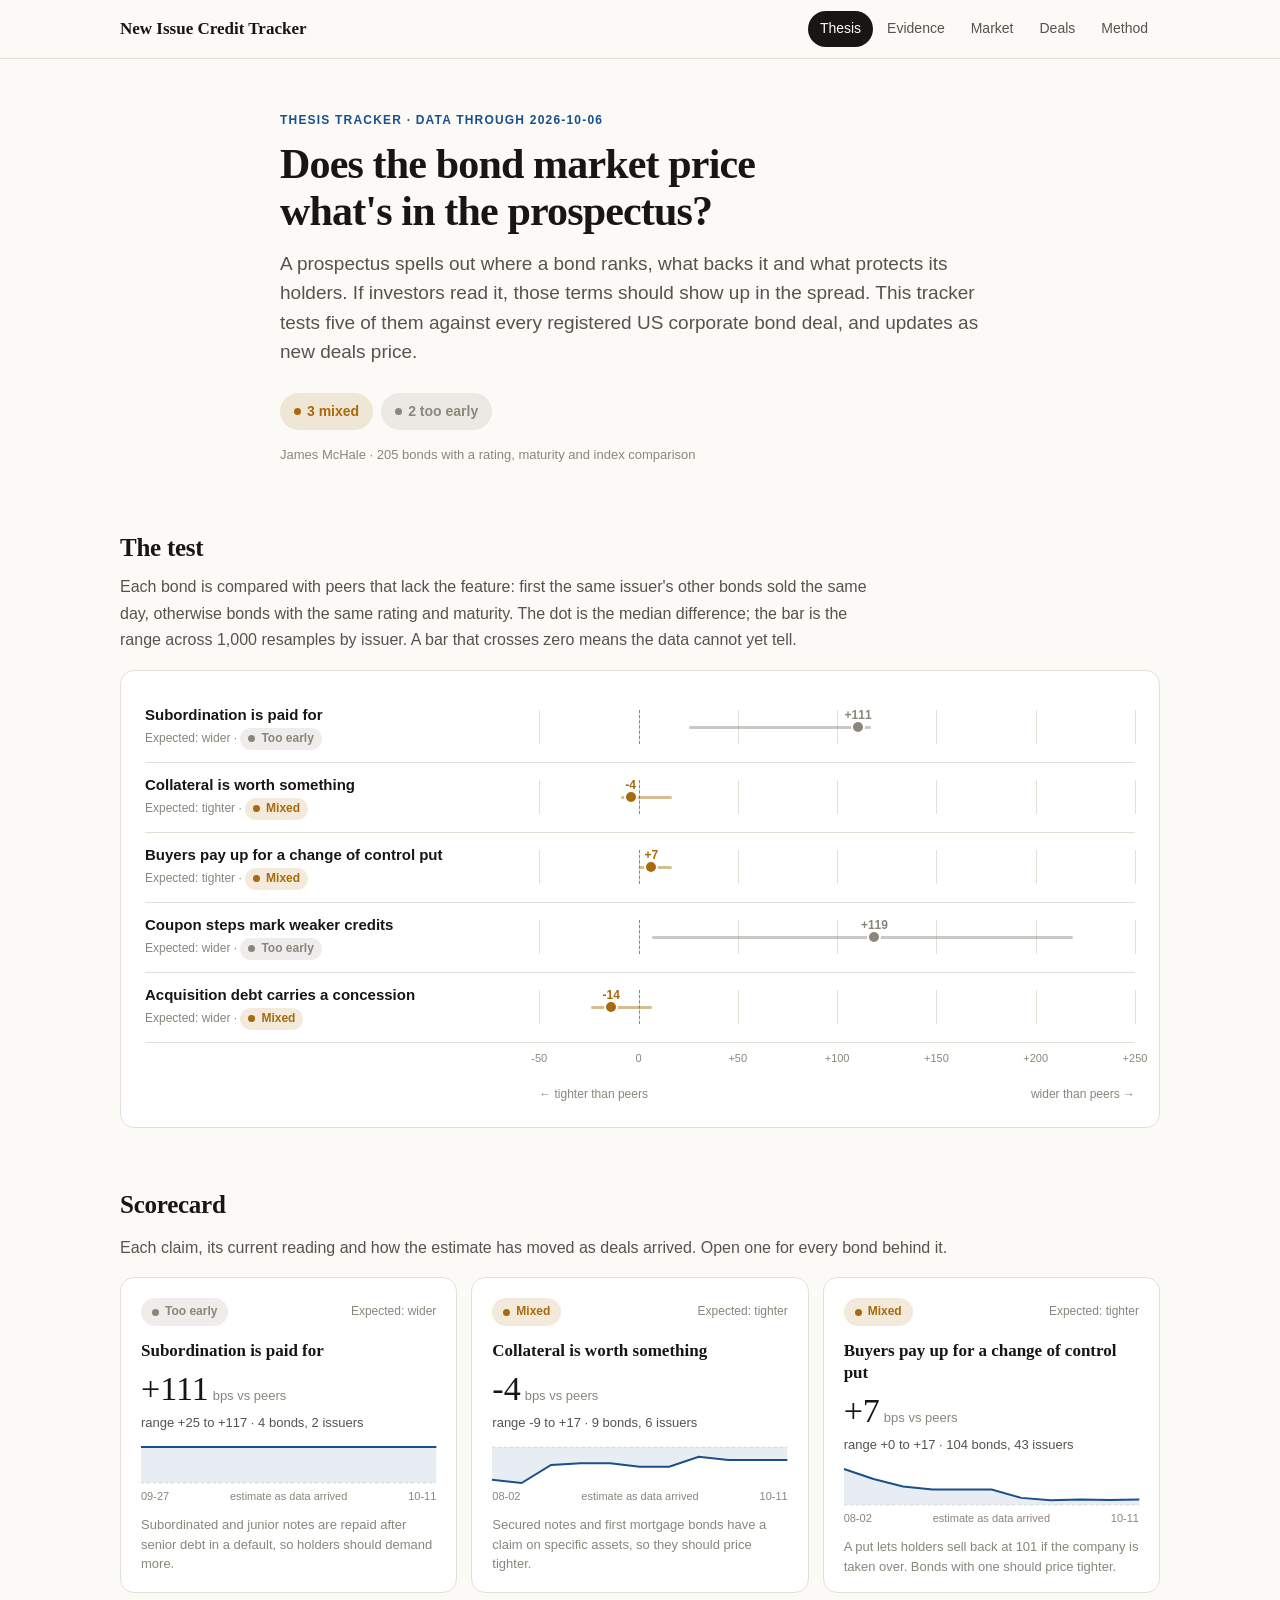
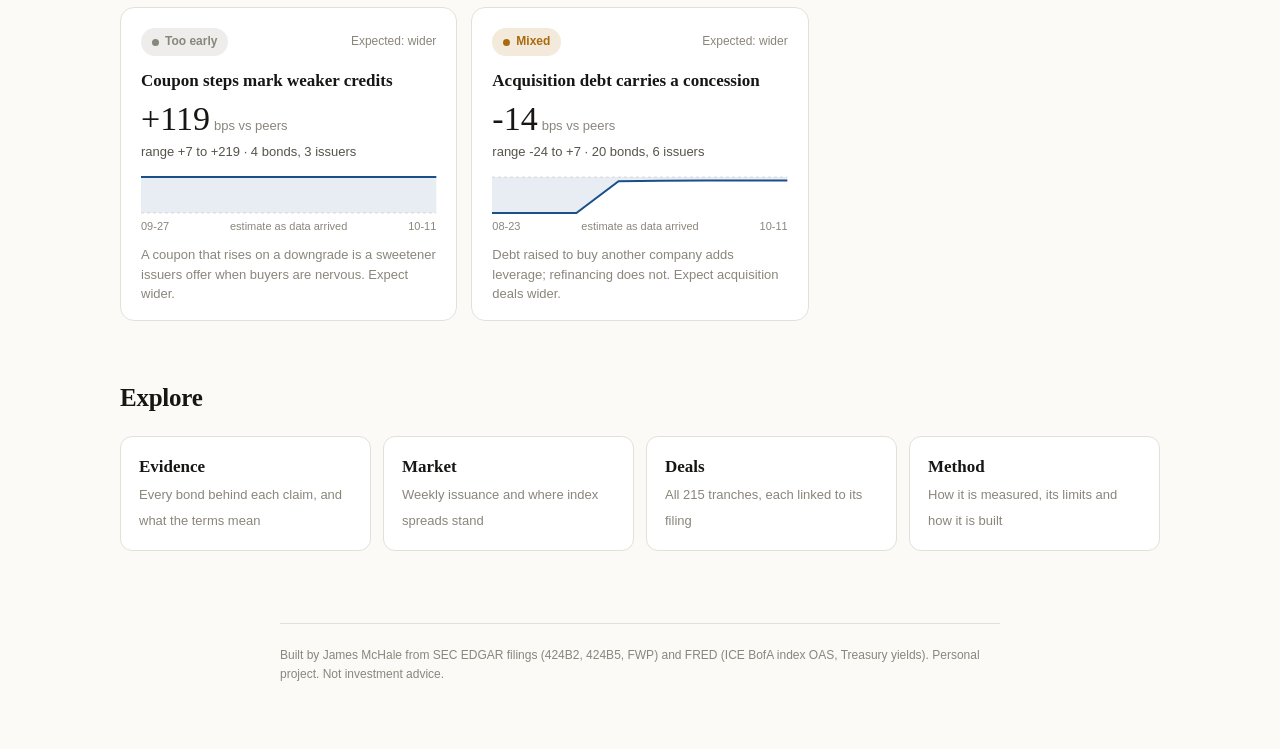
<file: index.html>
<!doctype html><html lang="en"><head><meta charset="utf-8">
<meta name="viewport" content="width=device-width,initial-scale=1">
<title>Does the bond market price what's in the prospectus?</title>
<meta name="description" content="A live test of whether ranking, collateral, covenants and use of proceeds show up in new issue corporate bond spreads, read from SEC filings.">
<meta property="og:title" content="Does the bond market price what's in the prospectus?"><meta property="og:description" content="A live test of whether ranking, collateral, covenants and use of proceeds show up in new issue corporate bond spreads, read from SEC filings.">
<meta property="og:type" content="website"><meta name="twitter:card" content="summary">
<link rel="stylesheet" href="style.css"></head>
<body data-page="thesis"><div id="tip"></div>
<div class="site"><div class="in"><a class="brand" href="index.html">New Issue Credit Tracker</a><nav><a href="index.html" aria-current=page>Thesis</a><a href="evidence.html">Evidence</a><a href="market.html">Market</a><a href="deals.html">Deals</a><a href="method.html">Method</a></nav></div></div>

<header class="page col">
  <p class="kicker">Thesis tracker · data through 2026-10-06</p>
  <h1>Does the bond market price what's in the prospectus?</h1>
  <p class="dek">A prospectus spells out where a bond ranks, what backs it and what protects its holders.
  If investors read it, those terms should show up in the spread. This tracker tests five of them against
  every registered US corporate bond deal, and updates as new deals price.</p>
  <div class="verdicts"><span class="pill big v-mixed">3 mixed</span><span class="pill big v-early">2 too early</span></div>
  <p class="byline">James McHale · 205 bonds with a rating, maturity and index comparison</p>
</header>
<main class="wide">
  <h2>The test</h2>
  <p class="col" style="padding:0;margin-left:0">Each bond is compared with peers that lack the feature: first the same
  issuer's other bonds sold the same day, otherwise bonds with the same rating and maturity. The dot is the
  median difference; the bar is the range across 1,000 resamples by issuer. A bar that crosses zero means
  the data cannot yet tell.</p>
  <div class="panel forest" id="forest"></div>

  <h2>Scorecard</h2>
  <p>Each claim, its current reading and how the estimate has moved as deals arrived. Open one for every bond behind it.</p>
  <div class="cards" id="cards"></div>

  <h2>Explore</h2>
  <div class="next">
    <a href="evidence.html"><b>Evidence</b><span>Every bond behind each claim, and what the terms mean</span></a>
    <a href="market.html"><b>Market</b><span>Weekly issuance and where index spreads stand</span></a>
    <a href="deals.html"><b>Deals</b><span>All 215 tranches, each linked to its filing</span></a>
    <a href="method.html"><b>Method</b><span>How it is measured, its limits and how it is built</span></a>
  </div>
</main>
<div class="col"><footer>Built by James McHale from SEC EDGAR filings (424B2, 424B5, FWP) and FRED
(ICE BofA index OAS, Treasury yields). Personal project. Not investment advice.</footer></div>
<script src="data.js"></script><script src="app.js"></script></body></html>
</file>
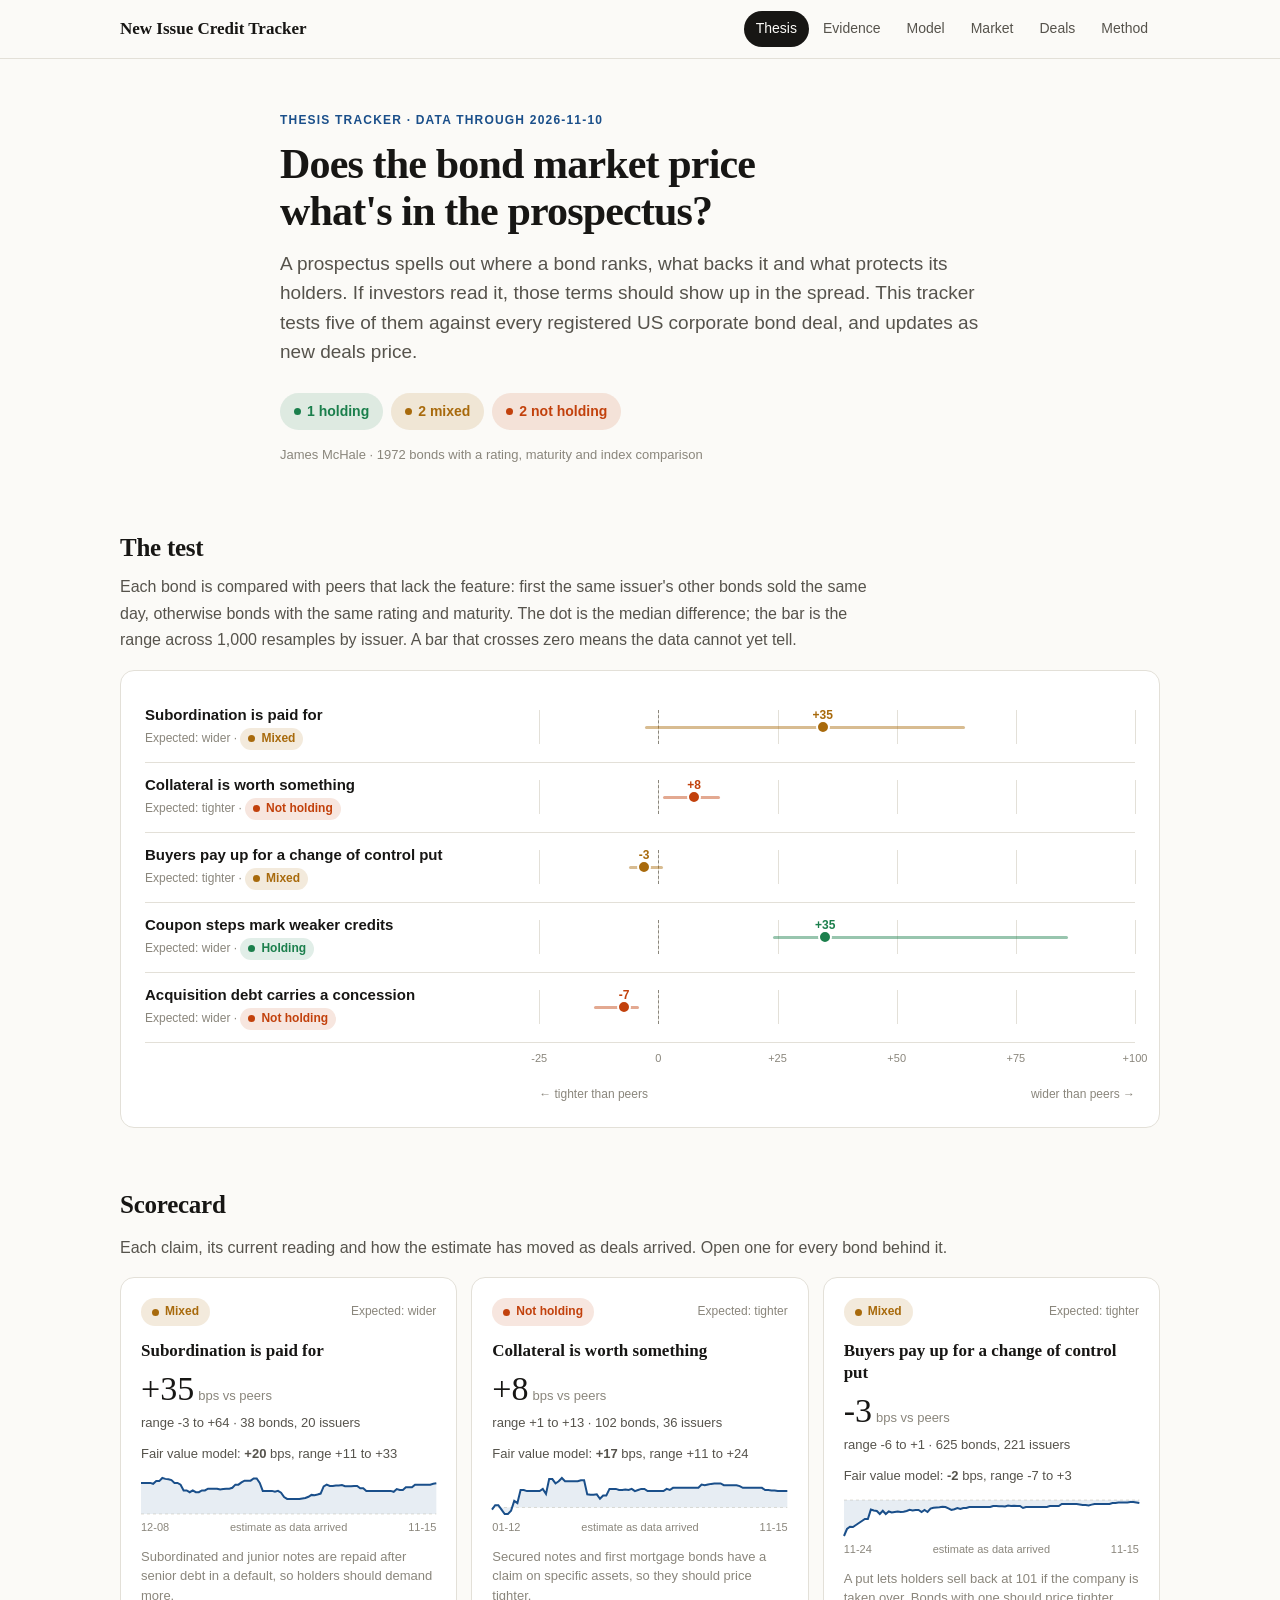
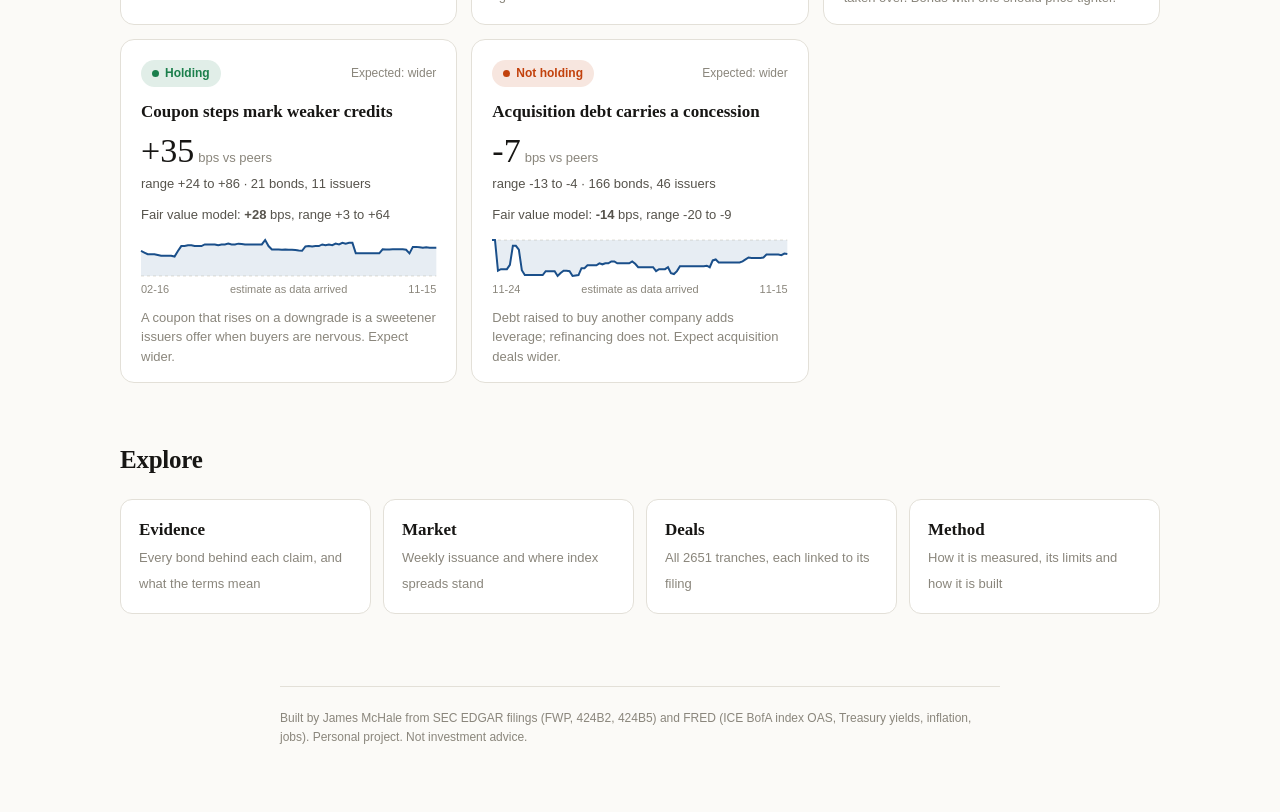
<file: site/index.html>
<!doctype html><html lang="en"><head><meta charset="utf-8">
<meta name="viewport" content="width=device-width,initial-scale=1">
<title>Does the bond market price what's in the prospectus?</title>
<meta name="description" content="A live test of whether ranking, collateral, covenants and use of proceeds show up in new issue corporate bond spreads, read from SEC filings.">
<meta property="og:title" content="Does the bond market price what's in the prospectus?"><meta property="og:description" content="A live test of whether ranking, collateral, covenants and use of proceeds show up in new issue corporate bond spreads, read from SEC filings.">
<meta property="og:type" content="website"><meta name="twitter:card" content="summary">
<link rel="stylesheet" href="style.css"></head>
<body data-page="thesis"><div id="tip"></div>
<div class="site"><div class="in"><a class="brand" href="index.html">New Issue Credit Tracker</a><nav><a href="index.html" aria-current=page>Thesis</a><a href="evidence.html">Evidence</a><a href="model.html">Model</a><a href="market.html">Market</a><a href="deals.html">Deals</a><a href="method.html">Method</a></nav></div></div>

<header class="page col">
  <p class="kicker">Thesis tracker · data through 2026-11-10</p>
  <h1>Does the bond market price what's in the prospectus?</h1>
  <p class="dek">A prospectus spells out where a bond ranks, what backs it and what protects its holders.
  If investors read it, those terms should show up in the spread. This tracker tests five of them against
  every registered US corporate bond deal, and updates as new deals price.</p>
  <div class="verdicts"><span class="pill big v-hold">1 holding</span><span class="pill big v-mixed">2 mixed</span><span class="pill big v-not">2 not holding</span></div>
  <p class="byline">James McHale · 1972 bonds with a rating, maturity and index comparison</p>
</header>
<main class="wide">
  <h2>The test</h2>
  <p class="col" style="padding:0;margin-left:0">Each bond is compared with peers that lack the feature: first the same
  issuer's other bonds sold the same day, otherwise bonds with the same rating and maturity. The dot is the
  median difference; the bar is the range across 1,000 resamples by issuer. A bar that crosses zero means
  the data cannot yet tell.</p>
  <div class="panel forest" id="forest"></div>

  <h2>Scorecard</h2>
  <p>Each claim, its current reading and how the estimate has moved as deals arrived. Open one for every bond behind it.</p>
  <div class="cards" id="cards"></div>

  <h2>Explore</h2>
  <div class="next">
    <a href="evidence.html"><b>Evidence</b><span>Every bond behind each claim, and what the terms mean</span></a>
    <a href="market.html"><b>Market</b><span>Weekly issuance and where index spreads stand</span></a>
    <a href="deals.html"><b>Deals</b><span>All 2651 tranches, each linked to its filing</span></a>
    <a href="method.html"><b>Method</b><span>How it is measured, its limits and how it is built</span></a>
  </div>
</main>
<div class="col"><footer>Built by James McHale from SEC EDGAR filings (FWP, 424B2, 424B5) and FRED
(ICE BofA index OAS, Treasury yields, inflation, jobs). Personal project. Not investment advice.</footer></div>
<script src="data.js"></script><script src="app.js"></script></body></html>
</file>
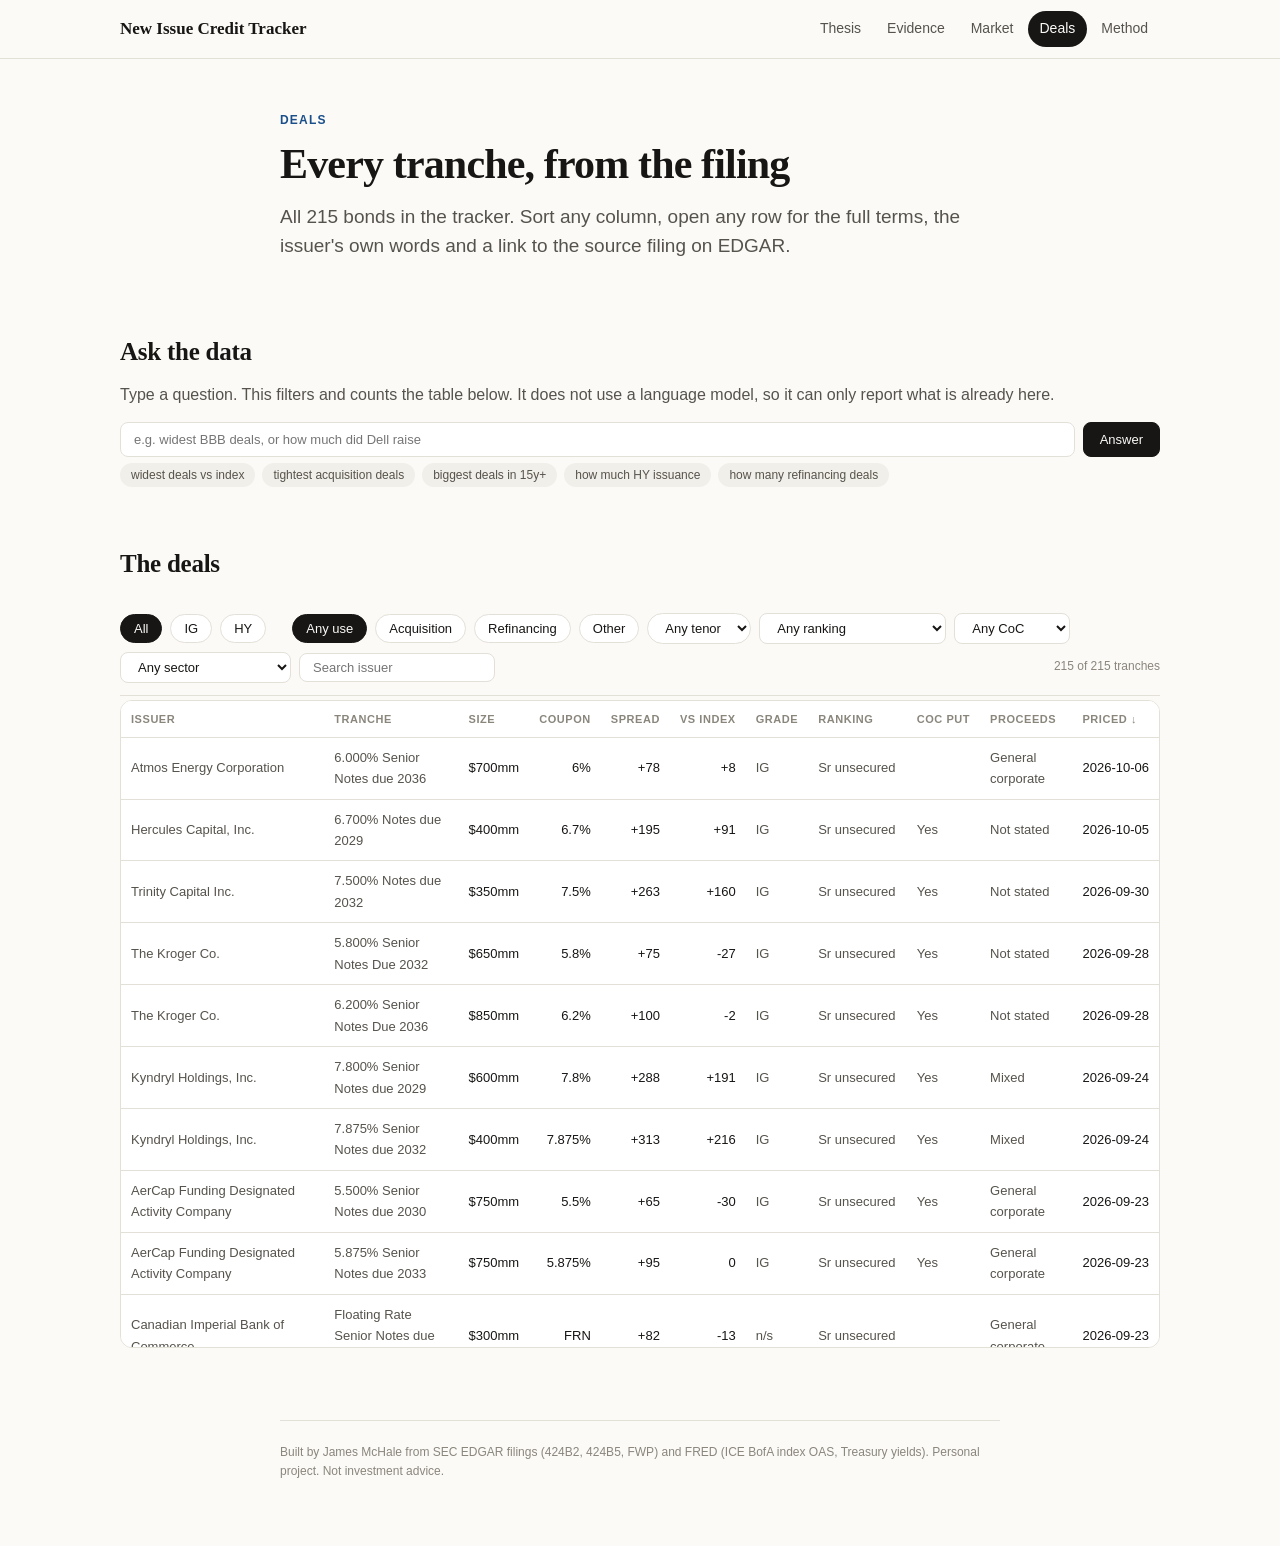
<file: deals.html>
<!doctype html><html lang="en"><head><meta charset="utf-8">
<meta name="viewport" content="width=device-width,initial-scale=1">
<title>Deals · New Issue Credit Tracker</title>
<meta name="description" content="Every registered corporate bond tranche in the tracker, with terms and source filings.">
<meta property="og:title" content="Deals · New Issue Credit Tracker"><meta property="og:description" content="Every registered corporate bond tranche in the tracker, with terms and source filings.">
<meta property="og:type" content="website"><meta name="twitter:card" content="summary">
<link rel="stylesheet" href="style.css"></head>
<body data-page="deals"><div id="tip"></div>
<div class="site"><div class="in"><a class="brand" href="index.html">New Issue Credit Tracker</a><nav><a href="index.html">Thesis</a><a href="evidence.html">Evidence</a><a href="market.html">Market</a><a href="deals.html" aria-current=page>Deals</a><a href="method.html">Method</a></nav></div></div>

<header class="page col">
  <p class="kicker">Deals</p>
  <h1>Every tranche, from the filing</h1>
  <p class="dek">All 215 bonds in the tracker. Sort any column, open any row for the full terms,
  the issuer's own words and a link to the source filing on EDGAR.</p>
</header>
<main class="wide">

  <h2>Ask the data</h2>
  <p>Type a question. This filters and counts the table below. It does not use a language model,
  so it can only report what is already here.</p>
  <div class="ask">
    <input id="askbox" type="search" placeholder="e.g. widest BBB deals, or how much did Dell raise">
    <button class="askbtn" id="askgo">Answer</button>
  </div>
  <div class="examples">
    <button class="ex">widest deals vs index</button>
    <button class="ex">tightest acquisition deals</button>
    <button class="ex">biggest deals in 15y+</button>
    <button class="ex">how much HY issuance</button>
    <button class="ex">how many refinancing deals</button>
  </div>
  <p id="askout"></p>

  <h2>The deals</h2>
  <div class="controls sticky"><button class='f' data-k='grade' data-v='all' aria-pressed='true'>All</button><button class='f' data-k='grade' data-v='IG' aria-pressed='false'>IG</button><button class='f' data-k='grade' data-v='HY' aria-pressed='false'>HY</button><span class="gap"></span><button class='f' data-k='proceeds' data-v='all' aria-pressed='true'>Any use</button>
    <button class='f' data-k='proceeds' data-v='acquisition' aria-pressed='false'>Acquisition</button><button class='f' data-k='proceeds' data-v='refinancing' aria-pressed='false'>Refinancing</button>
    <button class='f' data-k='proceeds' data-v='other' aria-pressed='false'>Other</button><select class="bucketsel"><option value="all">Any tenor</option><option value="1-3y">1-3y</option><option value="3-5y">3-5y</option><option value="5-7y">5-7y</option><option value="7-10y">7-10y</option><option value="10-15y">10-15y</option><option value="15y+">15y+</option></select>
    <select class="fsel" data-k="rank"><option value="all">Any ranking</option><option value="senior">Senior unsecured</option><option value="secured">Secured / first mortgage</option><option value="sub">Subordinated</option></select>
    <select class="fsel" data-k="coc"><option value="all">Any CoC</option><option value="yes">CoC put</option><option value="no">No CoC put</option></select>
    <select class="fsel" data-k="sector"><option value="all">Any sector</option><option value="Autos & Aerospace">Autos & Aerospace</option><option value="Banks">Banks</option><option value="Chemicals">Chemicals</option><option value="Construction">Construction</option><option value="Electronics">Electronics</option><option value="Financials">Financials</option><option value="Food & Beverage">Food & Beverage</option><option value="Healthcare">Healthcare</option><option value="Industrials">Industrials</option><option value="Instruments">Instruments</option><option value="Insurance">Insurance</option><option value="Metals & Mining">Metals & Mining</option><option value="Pharma & Chemicals">Pharma & Chemicals</option><option value="Real Estate">Real Estate</option><option value="Retail">Retail</option><option value="Services">Services</option><option value="Telecom & Media">Telecom & Media</option><option value="Transport">Transport</option><option value="Unknown">Unknown</option><option value="Utilities">Utilities</option><option value="Wholesale">Wholesale</option></select>
    <input class="searchbox" type="search" placeholder="Search issuer"><span class="rowcount" id="rowcount"></span></div>
  <div class="tablewrap"><div id="table"></div></div>
</main>
<div class="col"><footer>Built by James McHale from SEC EDGAR filings (424B2, 424B5, FWP) and FRED
(ICE BofA index OAS, Treasury yields). Personal project. Not investment advice.</footer></div>
<script src="data.js"></script><script src="app.js"></script>
<script>
(function(){
  const out=document.getElementById('askout');
  const box=document.getElementById('askbox');
  const MONTHS=['january','february','march','april','may','june','july','august',
                'september','october','november','december'];
  const STOP=['deal','deals','bond','bonds','much','many','what','which','that','with','from',
    'index','issuance','spread','spreads','tranche','tranches','priced','pricing','wide','widest',
    'tight','tightest','cheap','cheapest','rich','richest','most','biggest','largest','total','raise','raised'];

  function answer(q){
    const text=(q||'').toLowerCase().trim();
    if(!text) return;
    out.style.display='block';

    F.grade='all'; F.proceeds='all'; F.bucket='all'; F.week=null; F.q='';
    F.rank='all'; F.coc='all'; F.guar='all'; F.sector='all';
    document.querySelectorAll('select.fsel').forEach(s=>s.value='all');
    const scope=[];
    if(/\bhy\b|high.?yield|junk/.test(text)){F.grade='HY'; scope.push('high yield');}
    else if(/\big\b|investment.?grade/.test(text)){F.grade='IG'; scope.push('investment grade');}
    if(/acquisition|m&a|merger/.test(text)){F.proceeds='acquisition'; scope.push('acquisition-funded');}
    else if(/refinanc|repay|redeem/.test(text)){F.proceeds='refinancing'; scope.push('refinancing');}
    BUCKETS.forEach(b=>{if(text.includes(b.toLowerCase())){F.bucket=b; scope.push(b);}});

    let month=null;
    MONTHS.forEach((m,i)=>{if(text.includes(m)){month=i+1; scope.push(m[0].toUpperCase()+m.slice(1));}});

    const issuers=[...new Set(BONDS.map(b=>(b.issuer||'').toLowerCase()))];
    const words=text.split(/[^a-z0-9&.-]+/).filter(w=>w.length>3 && STOP.indexOf(w)<0);
    for(const w of words){ if(issuers.some(i=>i.indexOf(w)>=0)){ F.q=w; scope.push('issuer matching "'+w+'"'); break; } }

    const wantsTotal=/how much|total|volume|raised|sum/.test(text);
    const wantsCount=/how many|count|number of/.test(text);
    const tight=/tight|rich|through|inside/.test(text);
    const big=/biggest|largest|size/.test(text);

    if(typeof sortKey!=='undefined'){ sortKey = big ? 'size' : 'gap'; sortDir = tight ? 1 : -1; }
    render();
    document.querySelectorAll('.searchbox, #search').forEach(i=>i.value=F.q);
    document.querySelectorAll('.bucketsel, #bucket').forEach(s=>s.value=F.bucket);

    let rows=visible();
    if(month) rows=rows.filter(b=>b.priced && Number(b.priced.slice(5,7))===month);
    const where = scope.length? scope.join(', ') : 'all tranches';
    const vol=rows.reduce((a,b)=>a+(b.size||0),0);
    const gaps=rows.filter(b=>b.gap!=null).map(b=>b.gap);

    if(!rows.length){ out.textContent='Nothing in the data matches that.'; return; }
    if(wantsTotal){
      out.innerHTML='<b>'+money(vol)+'</b> across '+rows.length+' tranches ('+where+').';
    } else if(wantsCount){
      out.innerHTML='<b>'+rows.length+'</b> tranches, '+money(vol)+' ('+where+').';
    } else {
      const sorted=[...rows].sort((a,b)=>{
        const x = big ? (a.size||0) : (a.gap==null?-1e9:a.gap);
        const y = big ? (b.size||0) : (b.gap==null?-1e9:b.gap);
        return tight && !big ? x-y : y-x;});
      const top=sorted.slice(0,3).map(b=>b.issuer+' '+(big?money(b.size):pm(b.gap)+' bps')).join(', ');
      const label = big ? 'Largest' : (tight ? 'Tightest to index' : 'Widest to index');
      out.innerHTML=label+', '+where+': <b>'+top+'</b>. '+rows.length+' tranches'
        +(gaps.length? ', median '+pm(med(gaps))+' bps vs index.' : '.');
    }
    if(month) out.innerHTML+=' <span style="color:var(--ink3)">The month applies to this answer, not the table.</span>';
    document.getElementById('table').scrollIntoView({behavior:'smooth', block:'start'});
  }

  document.getElementById('askgo').onclick=()=>answer(box.value);
  box.onkeydown=e=>{if(e.key==='Enter')answer(box.value);};
  document.querySelectorAll('.ex').forEach(b=>b.onclick=()=>{box.value=b.textContent; answer(b.textContent);});
})();
</script>
</body></html>
</file>
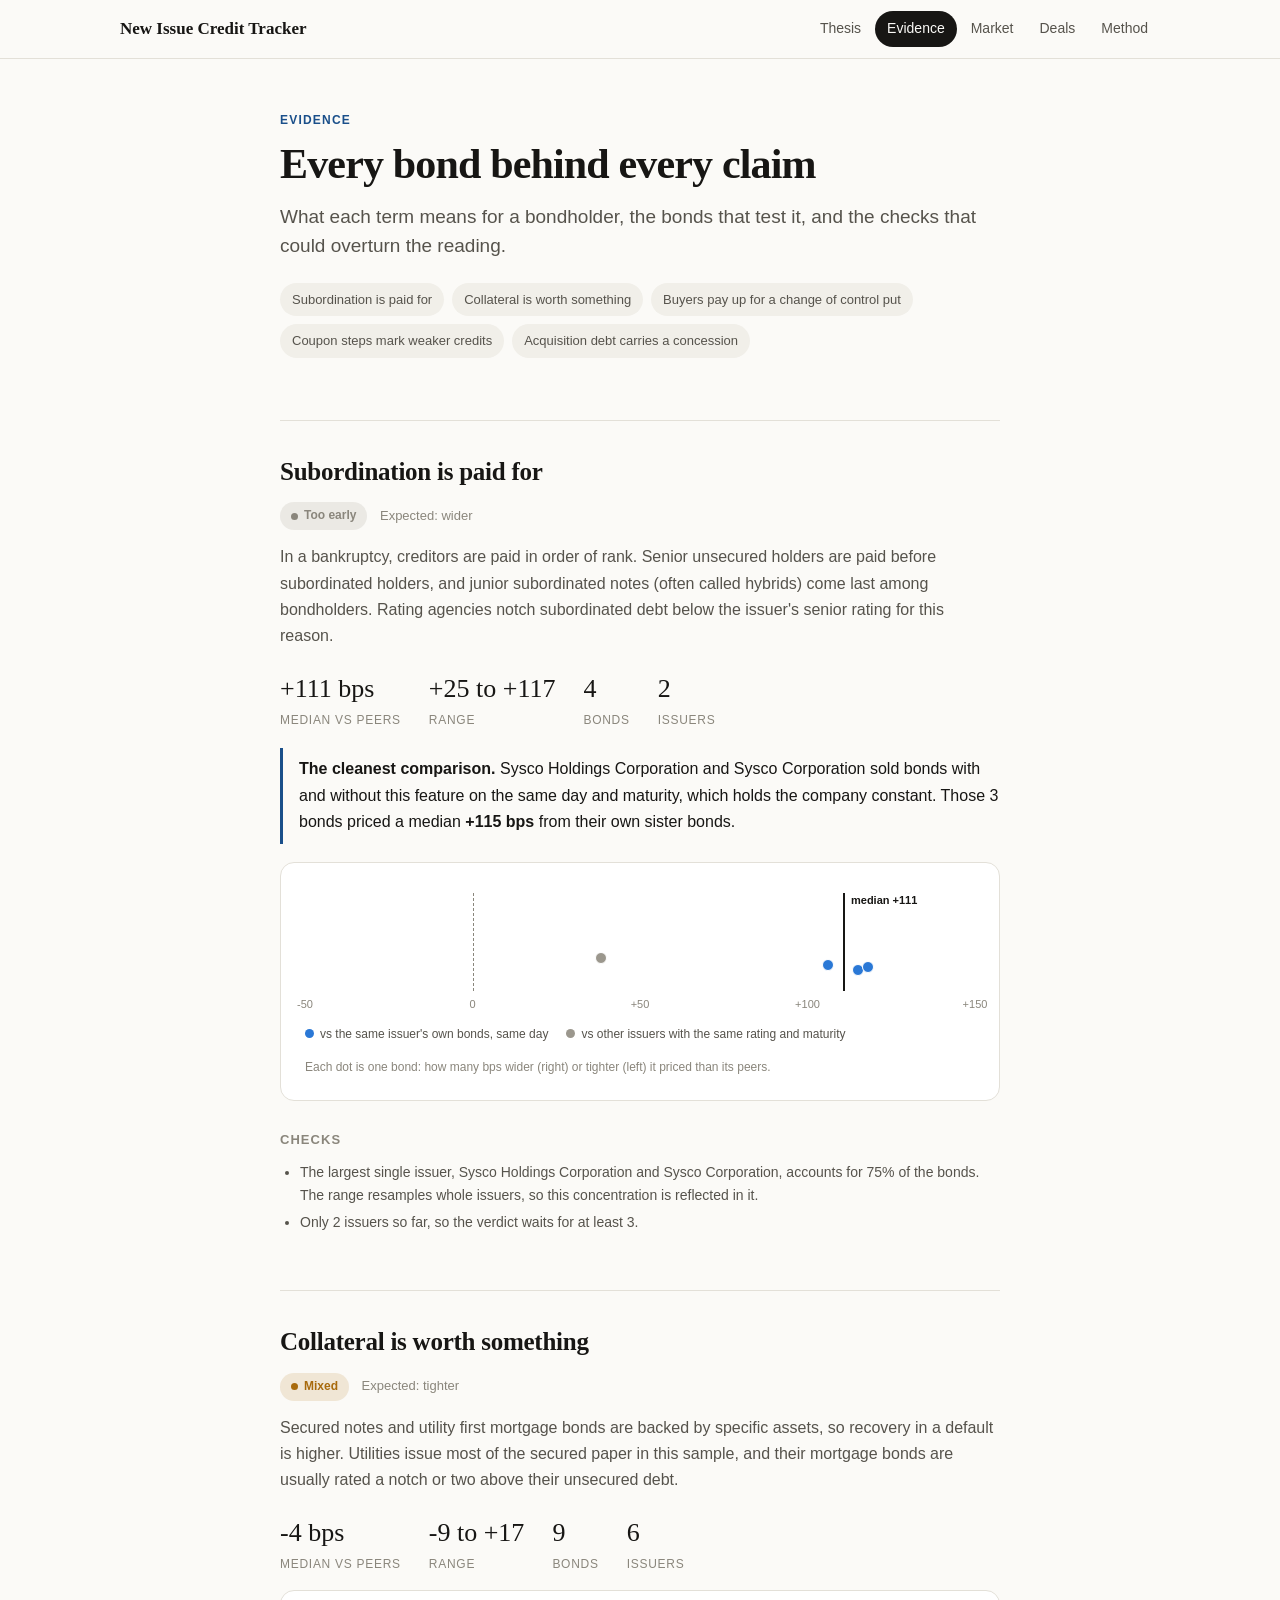
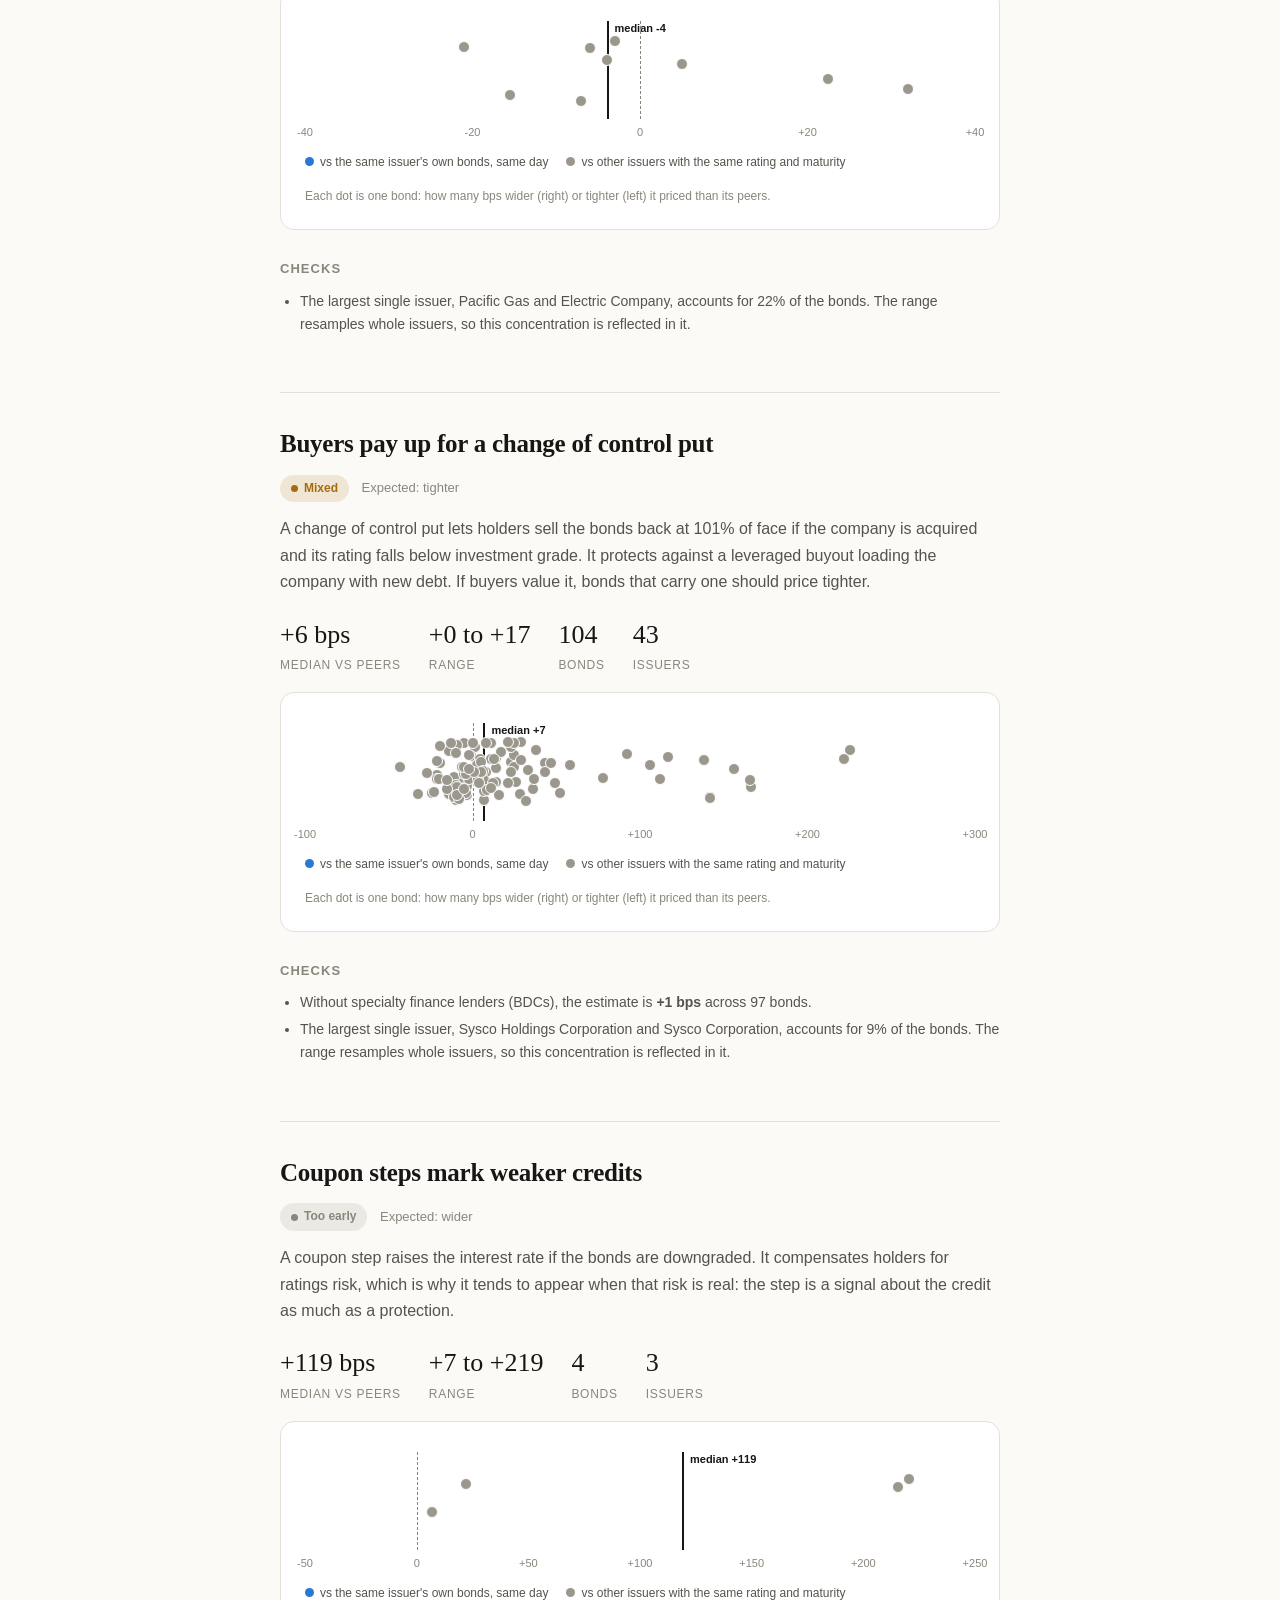
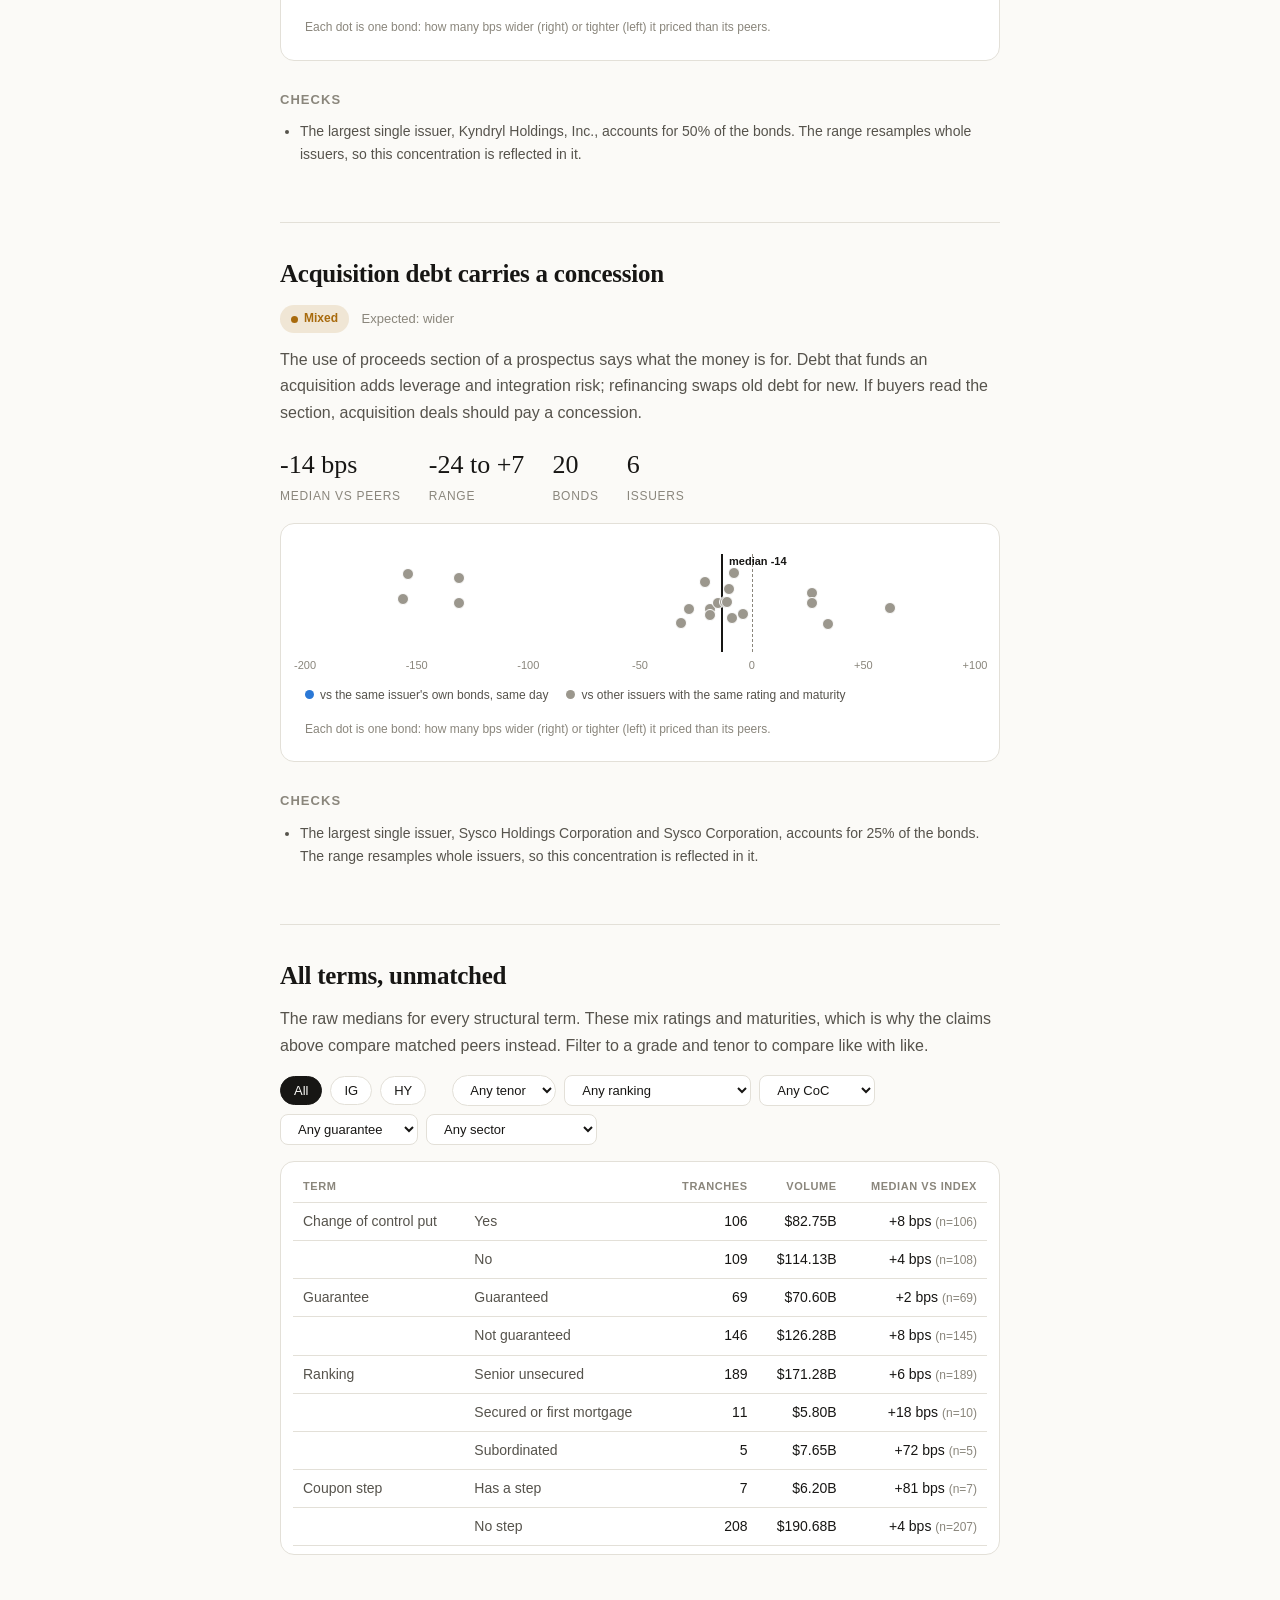
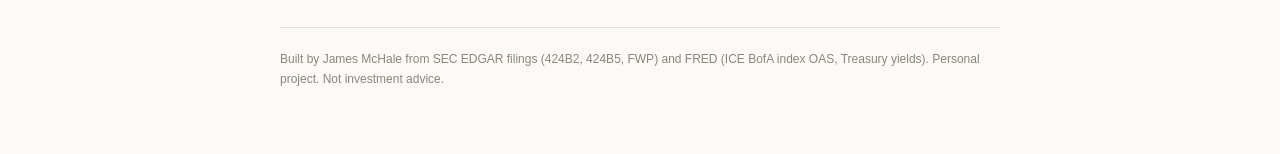
<file: evidence.html>
<!doctype html><html lang="en"><head><meta charset="utf-8">
<meta name="viewport" content="width=device-width,initial-scale=1">
<title>Evidence · New Issue Credit Tracker</title>
<meta name="description" content="The bonds behind each claim in the thesis, with what each prospectus term means.">
<meta property="og:title" content="Evidence · New Issue Credit Tracker"><meta property="og:description" content="The bonds behind each claim in the thesis, with what each prospectus term means.">
<meta property="og:type" content="website"><meta name="twitter:card" content="summary">
<link rel="stylesheet" href="style.css"></head>
<body data-page="evidence"><div id="tip"></div>
<div class="site"><div class="in"><a class="brand" href="index.html">New Issue Credit Tracker</a><nav><a href="index.html">Thesis</a><a href="evidence.html" aria-current=page>Evidence</a><a href="market.html">Market</a><a href="deals.html">Deals</a><a href="method.html">Method</a></nav></div></div>

<header class="page col">
  <p class="kicker">Evidence</p>
  <h1>Every bond behind every claim</h1>
  <p class="dek">What each term means for a bondholder, the bonds that test it, and the checks that could
  overturn the reading.</p>
  <div class="claimnav"><a href="#sub">Subordination is paid for</a><a href="#secured">Collateral is worth something</a><a href="#coc">Buyers pay up for a change of control put</a><a href="#step">Coupon steps mark weaker credits</a><a href="#acq">Acquisition debt carries a concession</a></div>
</header>
<main class="col">
  <section class="claim" id="sub">
    <h2>Subordination is paid for</h2>
    <p><span class="pill v-early">Too early</span> &nbsp;<span style="color:var(--ink3);font-size:13px">
    Expected: wider</span></p>
    <p>In a bankruptcy, creditors are paid in order of rank. Senior unsecured holders are paid before
      subordinated holders, and junior subordinated notes (often called hybrids) come last among bondholders.
      Rating agencies notch subordinated debt below the issuer's senior rating for this reason.</p>
    <div class="facts">
      <div><div class="v">+111 bps</div><div class="k">median vs peers</div></div>
      <div><div class="v">+25 to +117</div><div class="k">range</div></div>
      <div><div class="v">4</div><div class="k">bonds</div></div>
      <div><div class="v">2</div><div class="k">issuers</div></div>
    </div>
    <div class="callout"><p><b>The cleanest comparison.</b> Sysco Holdings Corporation and Sysco Corporation sold bonds with and without this feature on the same day and maturity, which holds the company constant. Those 3 bonds priced a median <b>+115 bps</b> from their own sister bonds.</p></div>
    <div class="panel"><div id="strip-sub"></div>
    <p class="cap">Each dot is one bond: how many bps wider (right) or tighter (left) it priced than its peers.</p></div>
    <h3>Checks</h3><ul class="checks"><li>The largest single issuer, Sysco Holdings Corporation and Sysco Corporation, accounts for 75% of the bonds. The range resamples whole issuers, so this concentration is reflected in it.</li><li>Only 2 issuers so far, so the verdict waits for at least 3.</li></ul>
  </section>
  <section class="claim" id="secured">
    <h2>Collateral is worth something</h2>
    <p><span class="pill v-mixed">Mixed</span> &nbsp;<span style="color:var(--ink3);font-size:13px">
    Expected: tighter</span></p>
    <p>Secured notes and utility first mortgage bonds are backed by specific assets, so recovery in a
      default is higher. Utilities issue most of the secured paper in this sample, and their mortgage bonds are
      usually rated a notch or two above their unsecured debt.</p>
    <div class="facts">
      <div><div class="v">-4 bps</div><div class="k">median vs peers</div></div>
      <div><div class="v">-9 to +17</div><div class="k">range</div></div>
      <div><div class="v">9</div><div class="k">bonds</div></div>
      <div><div class="v">6</div><div class="k">issuers</div></div>
    </div>
    
    <div class="panel"><div id="strip-secured"></div>
    <p class="cap">Each dot is one bond: how many bps wider (right) or tighter (left) it priced than its peers.</p></div>
    <h3>Checks</h3><ul class="checks"><li>The largest single issuer, Pacific Gas and Electric Company, accounts for 22% of the bonds. The range resamples whole issuers, so this concentration is reflected in it.</li></ul>
  </section>
  <section class="claim" id="coc">
    <h2>Buyers pay up for a change of control put</h2>
    <p><span class="pill v-mixed">Mixed</span> &nbsp;<span style="color:var(--ink3);font-size:13px">
    Expected: tighter</span></p>
    <p>A change of control put lets holders sell the bonds back at 101% of face if the company is acquired
      and its rating falls below investment grade. It protects against a leveraged buyout loading the company
      with new debt. If buyers value it, bonds that carry one should price tighter.</p>
    <div class="facts">
      <div><div class="v">+6 bps</div><div class="k">median vs peers</div></div>
      <div><div class="v">+0 to +17</div><div class="k">range</div></div>
      <div><div class="v">104</div><div class="k">bonds</div></div>
      <div><div class="v">43</div><div class="k">issuers</div></div>
    </div>
    
    <div class="panel"><div id="strip-coc"></div>
    <p class="cap">Each dot is one bond: how many bps wider (right) or tighter (left) it priced than its peers.</p></div>
    <h3>Checks</h3><ul class="checks"><li>Without specialty finance lenders (BDCs), the estimate is <b>+1 bps</b> across 97 bonds.</li><li>The largest single issuer, Sysco Holdings Corporation and Sysco Corporation, accounts for 9% of the bonds. The range resamples whole issuers, so this concentration is reflected in it.</li></ul>
  </section>
  <section class="claim" id="step">
    <h2>Coupon steps mark weaker credits</h2>
    <p><span class="pill v-early">Too early</span> &nbsp;<span style="color:var(--ink3);font-size:13px">
    Expected: wider</span></p>
    <p>A coupon step raises the interest rate if the bonds are downgraded. It compensates holders for
      ratings risk, which is why it tends to appear when that risk is real: the step is a signal about the credit
      as much as a protection.</p>
    <div class="facts">
      <div><div class="v">+119 bps</div><div class="k">median vs peers</div></div>
      <div><div class="v">+7 to +219</div><div class="k">range</div></div>
      <div><div class="v">4</div><div class="k">bonds</div></div>
      <div><div class="v">3</div><div class="k">issuers</div></div>
    </div>
    
    <div class="panel"><div id="strip-step"></div>
    <p class="cap">Each dot is one bond: how many bps wider (right) or tighter (left) it priced than its peers.</p></div>
    <h3>Checks</h3><ul class="checks"><li>The largest single issuer, Kyndryl Holdings, Inc., accounts for 50% of the bonds. The range resamples whole issuers, so this concentration is reflected in it.</li></ul>
  </section>
  <section class="claim" id="acq">
    <h2>Acquisition debt carries a concession</h2>
    <p><span class="pill v-mixed">Mixed</span> &nbsp;<span style="color:var(--ink3);font-size:13px">
    Expected: wider</span></p>
    <p>The use of proceeds section of a prospectus says what the money is for. Debt that funds an
      acquisition adds leverage and integration risk; refinancing swaps old debt for new. If buyers read the
      section, acquisition deals should pay a concession.</p>
    <div class="facts">
      <div><div class="v">-14 bps</div><div class="k">median vs peers</div></div>
      <div><div class="v">-24 to +7</div><div class="k">range</div></div>
      <div><div class="v">20</div><div class="k">bonds</div></div>
      <div><div class="v">6</div><div class="k">issuers</div></div>
    </div>
    
    <div class="panel"><div id="strip-acq"></div>
    <p class="cap">Each dot is one bond: how many bps wider (right) or tighter (left) it priced than its peers.</p></div>
    <h3>Checks</h3><ul class="checks"><li>The largest single issuer, Sysco Holdings Corporation and Sysco Corporation, accounts for 25% of the bonds. The range resamples whole issuers, so this concentration is reflected in it.</li></ul>
  </section>
  <section class="claim" id="raw">
    <h2>All terms, unmatched</h2>
    <p>The raw medians for every structural term. These mix ratings and maturities, which is why the claims
    above compare matched peers instead. Filter to a grade and tenor to compare like with like.</p>
    <div class="controls"><button class='f' data-k='grade' data-v='all' aria-pressed='true'>All</button><button class='f' data-k='grade' data-v='IG' aria-pressed='false'>IG</button><button class='f' data-k='grade' data-v='HY' aria-pressed='false'>HY</button><span class="gap"></span><select class="bucketsel"><option value="all">Any tenor</option><option value="1-3y">1-3y</option><option value="3-5y">3-5y</option><option value="5-7y">5-7y</option><option value="7-10y">7-10y</option><option value="10-15y">10-15y</option><option value="15y+">15y+</option></select><select class="fsel" data-k="rank"><option value="all">Any ranking</option><option value="senior">Senior unsecured</option><option value="secured">Secured / first mortgage</option><option value="sub">Subordinated</option></select><select class="fsel" data-k="coc"><option value="all">Any CoC</option><option value="yes">CoC put</option><option value="no">No CoC put</option></select><select class="fsel" data-k="guar"><option value="all">Any guarantee</option><option value="yes">Guaranteed</option><option value="no">Not guaranteed</option></select><select class="fsel" data-k="sector"><option value="all">Any sector</option><option value="Autos & Aerospace">Autos & Aerospace</option><option value="Banks">Banks</option><option value="Chemicals">Chemicals</option><option value="Construction">Construction</option><option value="Electronics">Electronics</option><option value="Financials">Financials</option><option value="Food & Beverage">Food & Beverage</option><option value="Healthcare">Healthcare</option><option value="Industrials">Industrials</option><option value="Instruments">Instruments</option><option value="Insurance">Insurance</option><option value="Metals & Mining">Metals & Mining</option><option value="Pharma & Chemicals">Pharma & Chemicals</option><option value="Real Estate">Real Estate</option><option value="Retail">Retail</option><option value="Services">Services</option><option value="Telecom & Media">Telecom & Media</option><option value="Transport">Transport</option><option value="Unknown">Unknown</option><option value="Utilities">Utilities</option><option value="Wholesale">Wholesale</option></select></div>
    <div class="panel" style="padding:8px 12px;overflow-x:auto" id="structure"></div>
  </section>
</main>
<div class="col"><footer>Built by James McHale from SEC EDGAR filings (424B2, 424B5, FWP) and FRED
(ICE BofA index OAS, Treasury yields). Personal project. Not investment advice.</footer></div>
<script src="data.js"></script><script src="app.js"></script></body></html>
</file>
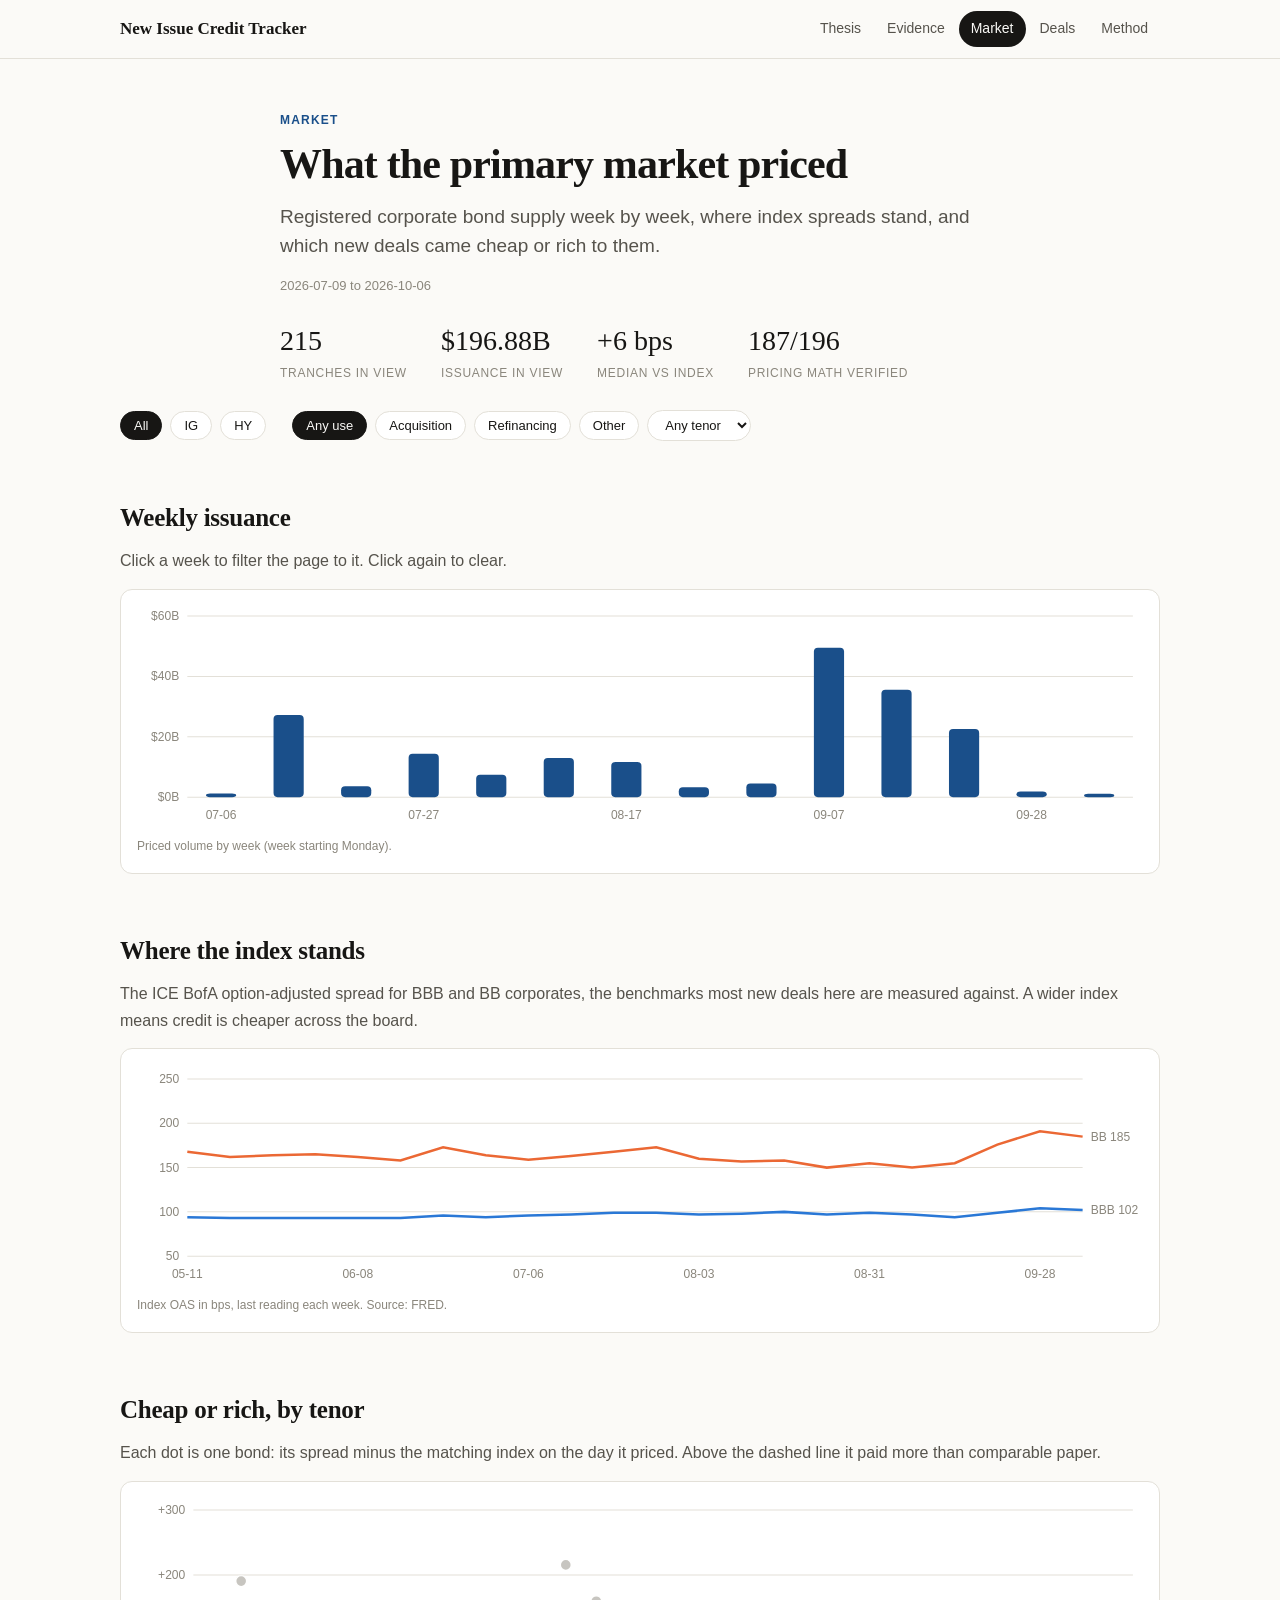
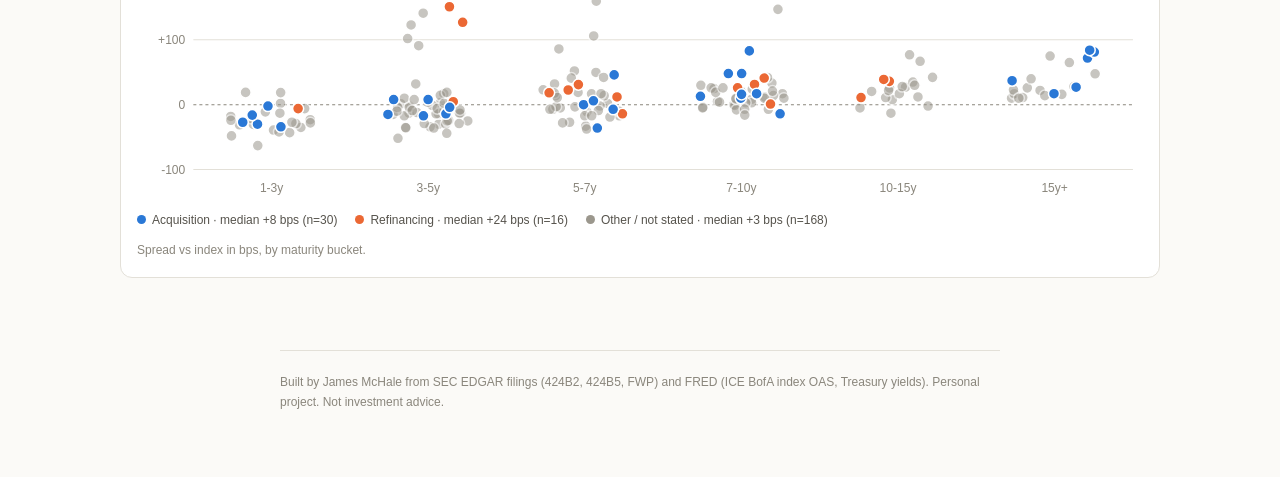
<file: market.html>
<!doctype html><html lang="en"><head><meta charset="utf-8">
<meta name="viewport" content="width=device-width,initial-scale=1">
<title>Market · New Issue Credit Tracker</title>
<meta name="description" content="Weekly registered corporate bond issuance and new issue spreads versus the ICE BofA indices.">
<meta property="og:title" content="Market · New Issue Credit Tracker"><meta property="og:description" content="Weekly registered corporate bond issuance and new issue spreads versus the ICE BofA indices.">
<meta property="og:type" content="website"><meta name="twitter:card" content="summary">
<link rel="stylesheet" href="style.css"></head>
<body data-page="market"><div id="tip"></div>
<div class="site"><div class="in"><a class="brand" href="index.html">New Issue Credit Tracker</a><nav><a href="index.html">Thesis</a><a href="evidence.html">Evidence</a><a href="market.html" aria-current=page>Market</a><a href="deals.html">Deals</a><a href="method.html">Method</a></nav></div></div>

<header class="page col">
  <p class="kicker">Market</p>
  <h1>What the primary market priced</h1>
  <p class="dek">Registered corporate bond supply week by week, where index spreads stand, and which new
  deals came cheap or rich to them.</p>
  <p class="byline">2026-07-09 to 2026-10-06</p>
  <div class="stats">
    <div class="stat"><div class="v" id="count">0</div><div class="k">tranches in view</div></div>
    <div class="stat"><div class="v" id="vol">0</div><div class="k">issuance in view</div></div>
    <div class="stat"><div class="v" id="medgap">0</div><div class="k">median vs index</div></div>
    <div class="stat"><div class="v">187/196</div><div class="k">pricing math verified</div></div>
  </div>
</header>
<main class="wide">
  <div class="controls"><button class='f' data-k='grade' data-v='all' aria-pressed='true'>All</button><button class='f' data-k='grade' data-v='IG' aria-pressed='false'>IG</button><button class='f' data-k='grade' data-v='HY' aria-pressed='false'>HY</button><span class="gap"></span><button class='f' data-k='proceeds' data-v='all' aria-pressed='true'>Any use</button>
    <button class='f' data-k='proceeds' data-v='acquisition' aria-pressed='false'>Acquisition</button><button class='f' data-k='proceeds' data-v='refinancing' aria-pressed='false'>Refinancing</button>
    <button class='f' data-k='proceeds' data-v='other' aria-pressed='false'>Other</button><select class="bucketsel"><option value="all">Any tenor</option><option value="1-3y">1-3y</option><option value="3-5y">3-5y</option><option value="5-7y">5-7y</option><option value="7-10y">7-10y</option><option value="10-15y">10-15y</option><option value="15y+">15y+</option></select><span id="weekchip"></span></div>

  <h2>Weekly issuance</h2>
  <p>Click a week to filter the page to it. Click again to clear.</p>
  <figure><div id="bars"></div><figcaption>Priced volume by week (week starting Monday).</figcaption></figure>

  <h2>Where the index stands</h2>
  <p>The ICE BofA option-adjusted spread for BBB and BB corporates, the benchmarks most new deals here are
  measured against. A wider index means credit is cheaper across the board.</p>
  <figure><div id="index"></div><figcaption>Index OAS in bps, last reading each week. Source: FRED.</figcaption></figure>

  <h2>Cheap or rich, by tenor</h2>
  <p>Each dot is one bond: its spread minus the matching index on the day it priced. Above the dashed line
  it paid more than comparable paper.</p>
  <figure><div id="dots"></div><div class="legend" id="legend"></div>
  <figcaption>Spread vs index in bps, by maturity bucket.</figcaption></figure>
</main>
<div class="col"><footer>Built by James McHale from SEC EDGAR filings (424B2, 424B5, FWP) and FRED
(ICE BofA index OAS, Treasury yields). Personal project. Not investment advice.</footer></div>
<script src="data.js"></script><script src="app.js"></script></body></html>
</file>
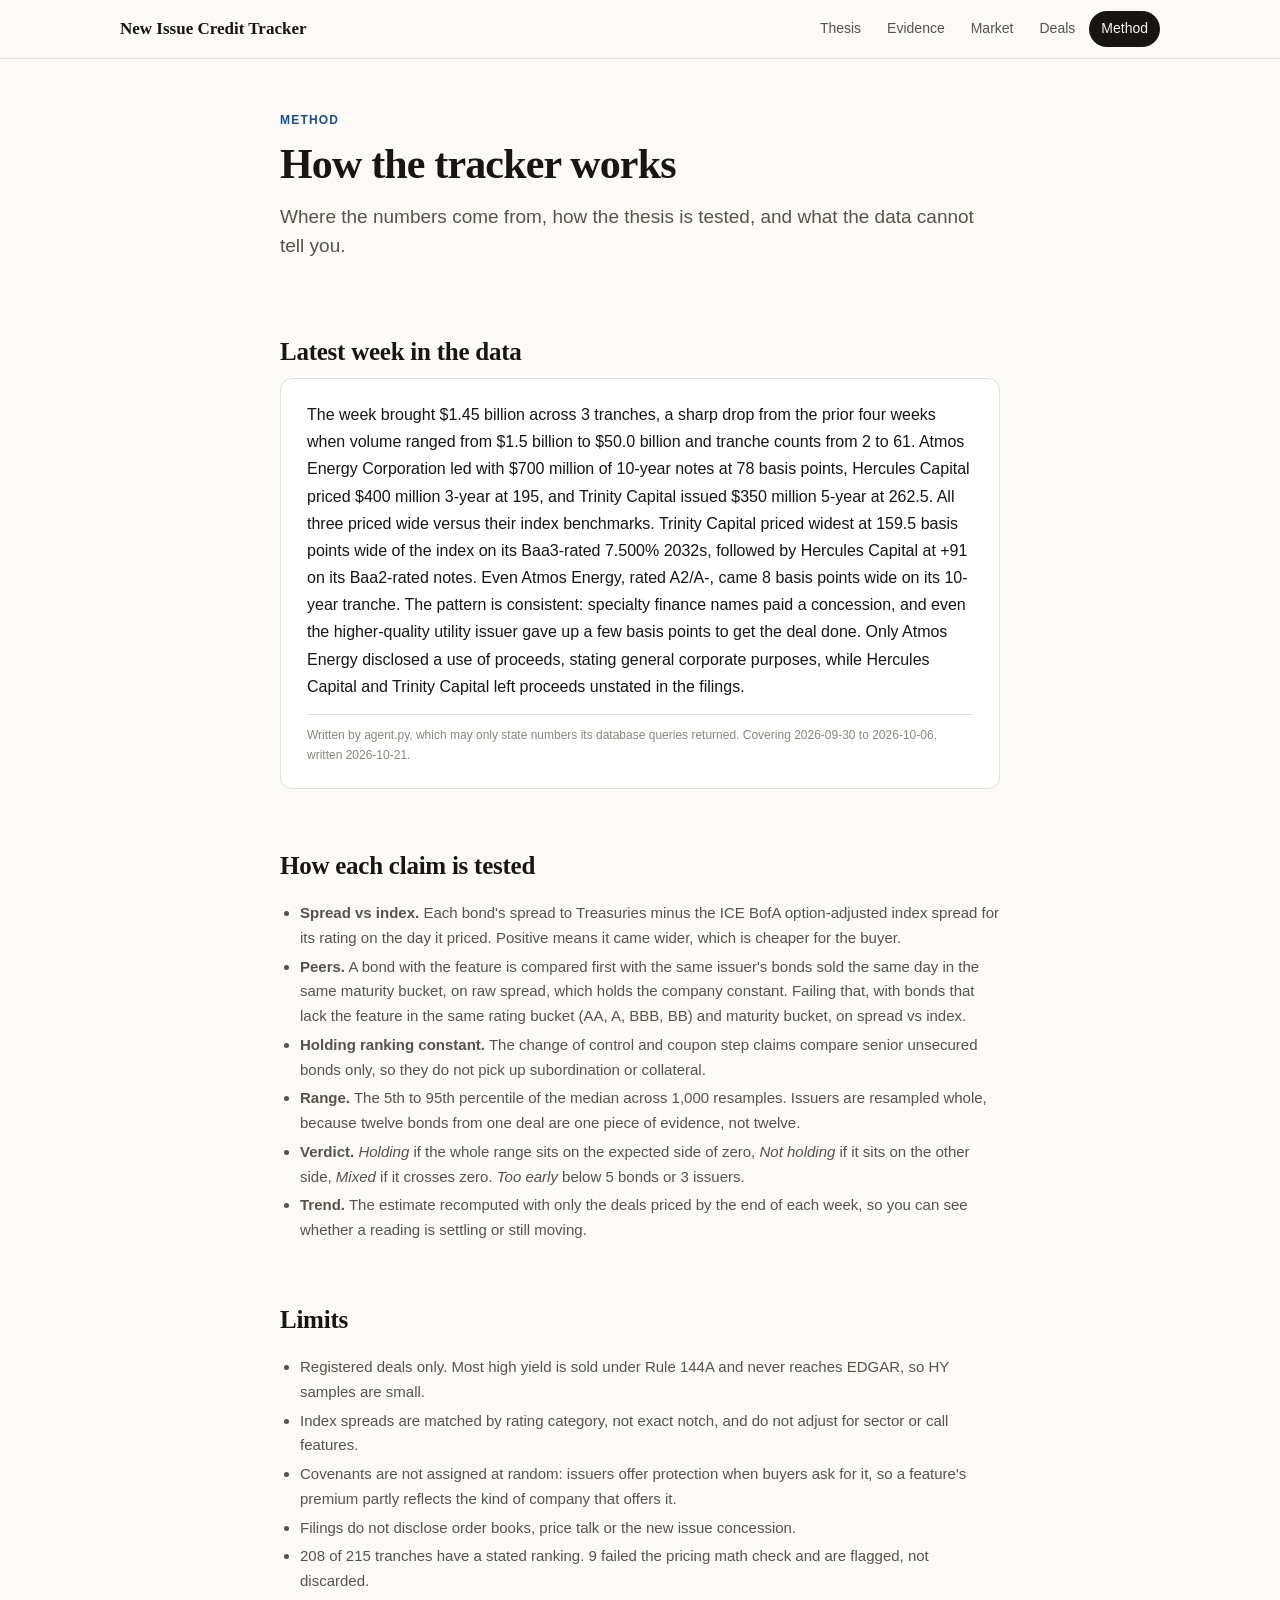
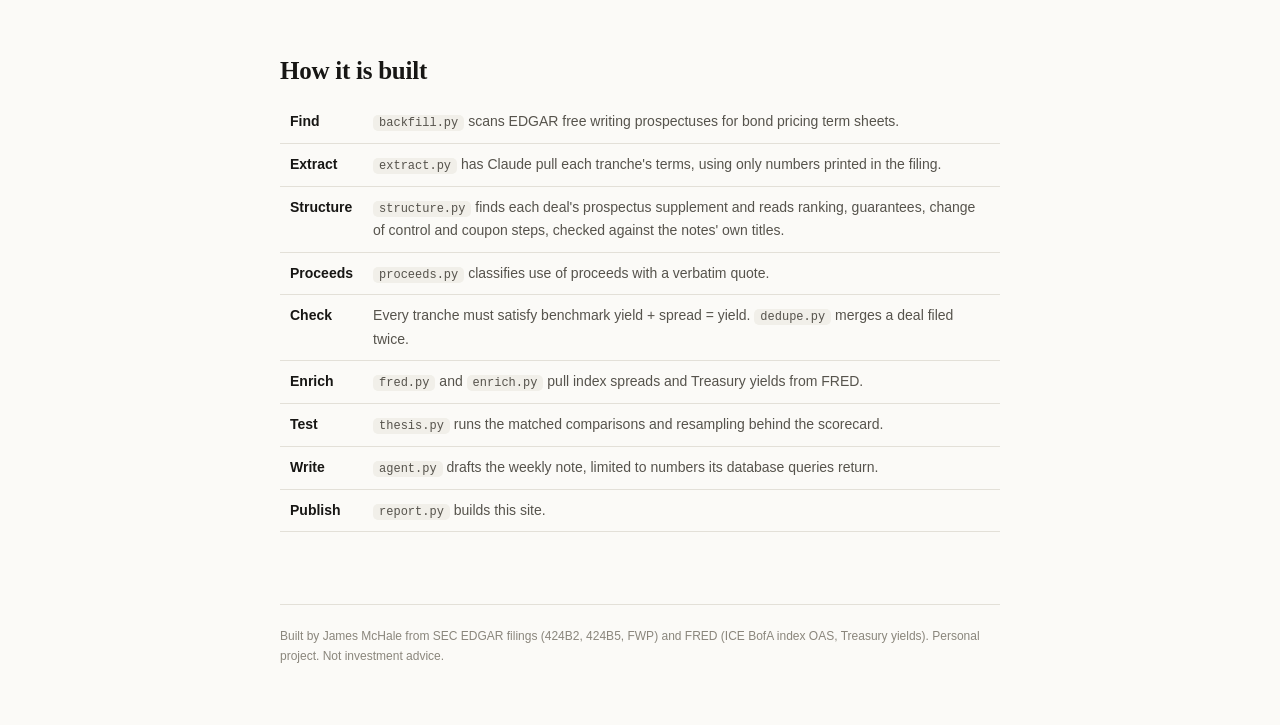
<file: method.html>
<!doctype html><html lang="en"><head><meta charset="utf-8">
<meta name="viewport" content="width=device-width,initial-scale=1">
<title>Method · New Issue Credit Tracker</title>
<meta name="description" content="How the new issue credit tracker reads SEC filings and tests its thesis.">
<meta property="og:title" content="Method · New Issue Credit Tracker"><meta property="og:description" content="How the new issue credit tracker reads SEC filings and tests its thesis.">
<meta property="og:type" content="website"><meta name="twitter:card" content="summary">
<link rel="stylesheet" href="style.css"></head>
<body data-page="method"><div id="tip"></div>
<div class="site"><div class="in"><a class="brand" href="index.html">New Issue Credit Tracker</a><nav><a href="index.html">Thesis</a><a href="evidence.html">Evidence</a><a href="market.html">Market</a><a href="deals.html">Deals</a><a href="method.html" aria-current=page>Method</a></nav></div></div>

<header class="page col">
  <p class="kicker">Method</p>
  <h1>How the tracker works</h1>
  <p class="dek">Where the numbers come from, how the thesis is tested, and what the data cannot tell you.</p>
</header>
<main class="col">
  <h2>Latest week in the data</h2>
  <div class="recap"><p>The week brought $1.45 billion across 3 tranches, a sharp drop from the prior four weeks when volume ranged from $1.5 billion to $50.0 billion and tranche counts from 2 to 61. Atmos Energy Corporation led with $700 million of 10-year notes at 78 basis points, Hercules Capital priced $400 million 3-year at 195, and Trinity Capital issued $350 million 5-year at 262.5. All three priced wide versus their index benchmarks. Trinity Capital priced widest at 159.5 basis points wide of the index on its Baa3-rated 7.500% 2032s, followed by Hercules Capital at +91 on its Baa2-rated notes. Even Atmos Energy, rated A2/A-, came 8 basis points wide on its 10-year tranche. The pattern is consistent: specialty finance names paid a concession, and even the higher-quality utility issuer gave up a few basis points to get the deal done. Only Atmos Energy disclosed a use of proceeds, stating general corporate purposes, while Hercules Capital and Trinity Capital left proceeds unstated in the filings.</p><p class="stamp">Written by agent.py, which may only state numbers its database queries returned. Covering 2026-09-30 to 2026-10-06, written 2026-10-21.</p></div>

  <h2>How each claim is tested</h2>
  <ul>
    <li><b>Spread vs index.</b> Each bond's spread to Treasuries minus the ICE BofA option-adjusted index spread for
    its rating on the day it priced. Positive means it came wider, which is cheaper for the buyer.</li>
    <li><b>Peers.</b> A bond with the feature is compared first with the same issuer's bonds sold the same day in
    the same maturity bucket, on raw spread, which holds the company constant. Failing that, with bonds that lack
    the feature in the same rating bucket (AA, A, BBB, BB) and maturity bucket, on spread vs index.</li>
    <li><b>Holding ranking constant.</b> The change of control and coupon step claims compare senior unsecured bonds
    only, so they do not pick up subordination or collateral.</li>
    <li><b>Range.</b> The 5th to 95th percentile of the median across 1,000 resamples. Issuers are resampled whole,
    because twelve bonds from one deal are one piece of evidence, not twelve.</li>
    <li><b>Verdict.</b> <i>Holding</i> if the whole range sits on the expected side of zero, <i>Not holding</i> if it
    sits on the other side, <i>Mixed</i> if it crosses zero. <i>Too early</i> below 5 bonds or
    3 issuers.</li>
    <li><b>Trend.</b> The estimate recomputed with only the deals priced by the end of each week, so you can see
    whether a reading is settling or still moving.</li>
  </ul>

  <h2>Limits</h2>
  <ul>
    <li>Registered deals only. Most high yield is sold under Rule 144A and never reaches EDGAR, so HY samples are small.</li>
    <li>Index spreads are matched by rating category, not exact notch, and do not adjust for sector or call features.</li>
    <li>Covenants are not assigned at random: issuers offer protection when buyers ask for it, so a feature's
    premium partly reflects the kind of company that offers it.</li>
    <li>Filings do not disclose order books, price talk or the new issue concession.</li>
    <li>208 of 215 tranches have a stated ranking. 9 failed the pricing
    math check and are flagged, not discarded.</li>
  </ul>

  <h2>How it is built</h2>
  <table class="steps">
    <tr><td>Find</td><td><code>backfill.py</code> scans EDGAR free writing prospectuses for bond pricing term sheets.</td></tr>
    <tr><td>Extract</td><td><code>extract.py</code> has Claude pull each tranche's terms, using only numbers printed in the filing.</td></tr>
    <tr><td>Structure</td><td><code>structure.py</code> finds each deal's prospectus supplement and reads ranking, guarantees,
    change of control and coupon steps, checked against the notes' own titles.</td></tr>
    <tr><td>Proceeds</td><td><code>proceeds.py</code> classifies use of proceeds with a verbatim quote.</td></tr>
    <tr><td>Check</td><td>Every tranche must satisfy benchmark yield + spread = yield. <code>dedupe.py</code> merges a deal filed twice.</td></tr>
    <tr><td>Enrich</td><td><code>fred.py</code> and <code>enrich.py</code> pull index spreads and Treasury yields from FRED.</td></tr>
    <tr><td>Test</td><td><code>thesis.py</code> runs the matched comparisons and resampling behind the scorecard.</td></tr>
    <tr><td>Write</td><td><code>agent.py</code> drafts the weekly note, limited to numbers its database queries return.</td></tr>
    <tr><td>Publish</td><td><code>report.py</code> builds this site.</td></tr>
  </table>
</main>
<div class="col"><footer>Built by James McHale from SEC EDGAR filings (424B2, 424B5, FWP) and FRED
(ICE BofA index OAS, Treasury yields). Personal project. Not investment advice.</footer></div>
<script src="data.js"></script><script src="app.js"></script></body></html>
</file>
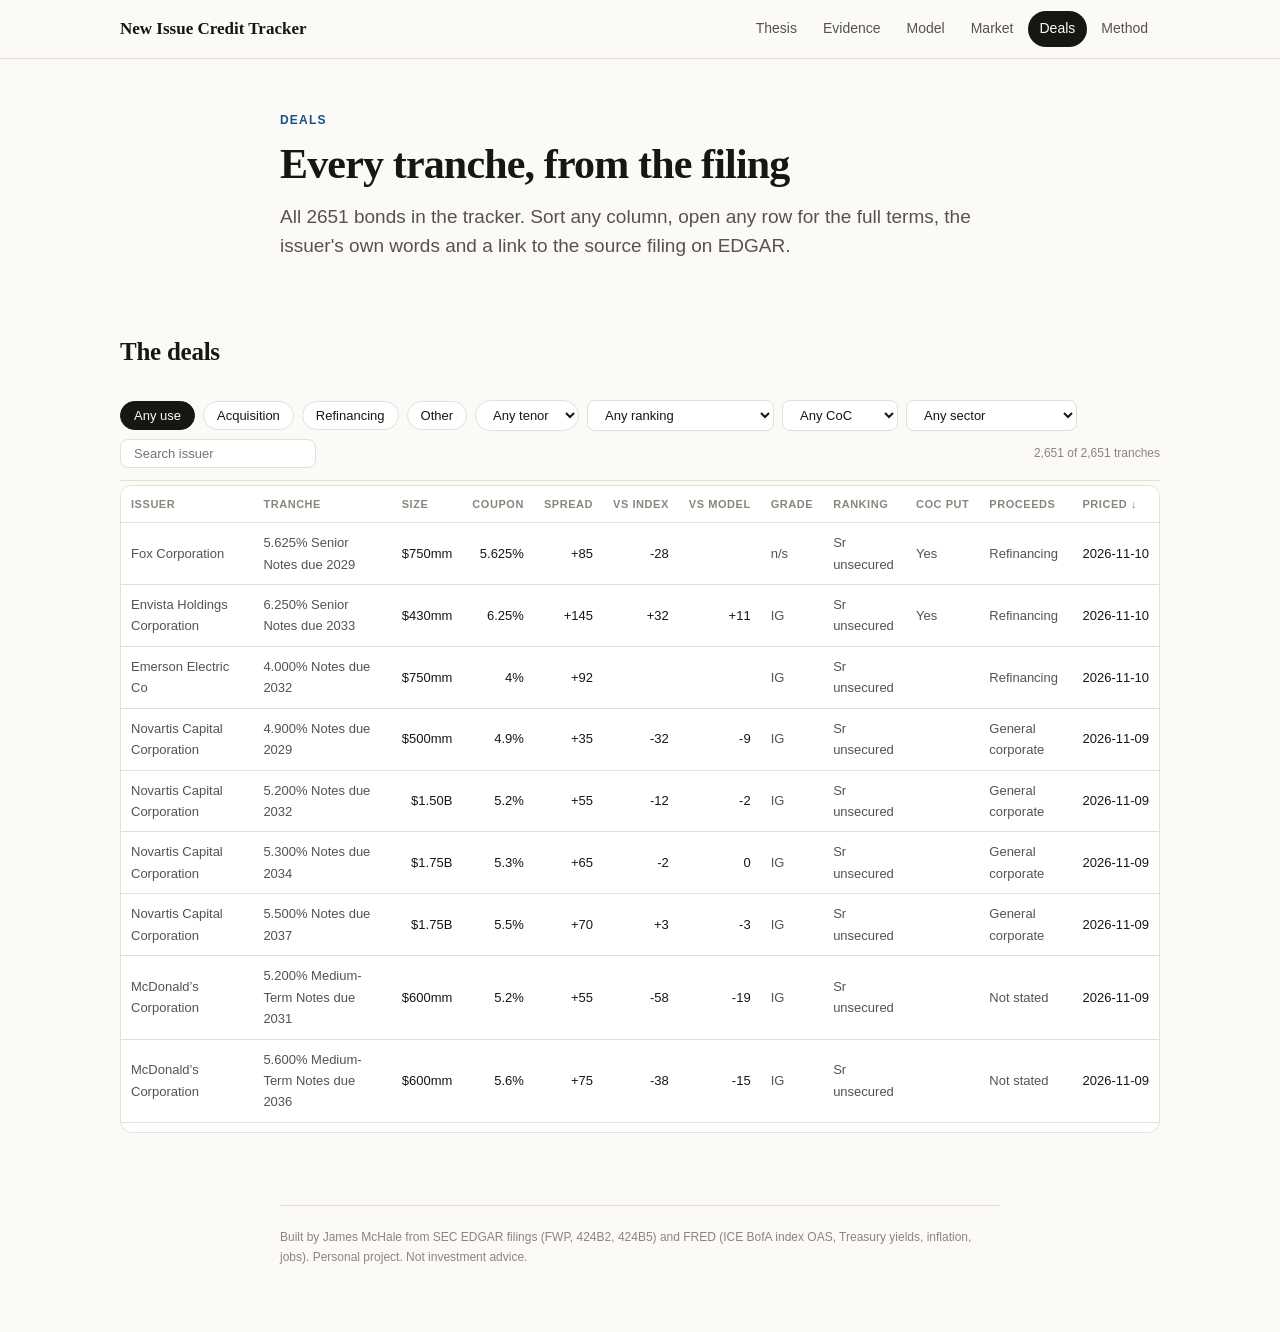
<file: site/deals.html>
<!doctype html><html lang="en"><head><meta charset="utf-8">
<meta name="viewport" content="width=device-width,initial-scale=1">
<title>Deals · New Issue Credit Tracker</title>
<meta name="description" content="Every registered corporate bond tranche in the tracker, with terms and source filings.">
<meta property="og:title" content="Deals · New Issue Credit Tracker"><meta property="og:description" content="Every registered corporate bond tranche in the tracker, with terms and source filings.">
<meta property="og:type" content="website"><meta name="twitter:card" content="summary">
<link rel="stylesheet" href="style.css"></head>
<body data-page="deals"><div id="tip"></div>
<div class="site"><div class="in"><a class="brand" href="index.html">New Issue Credit Tracker</a><nav><a href="index.html">Thesis</a><a href="evidence.html">Evidence</a><a href="model.html">Model</a><a href="market.html">Market</a><a href="deals.html" aria-current=page>Deals</a><a href="method.html">Method</a></nav></div></div>

<header class="page col">
  <p class="kicker">Deals</p>
  <h1>Every tranche, from the filing</h1>
  <p class="dek">All 2651 bonds in the tracker. Sort any column, open any row for the full terms,
  the issuer's own words and a link to the source filing on EDGAR.</p>
</header>
<main class="wide">
  <h2>The deals</h2>
  <div class="controls sticky"><button class='f' data-k='proceeds' data-v='all' aria-pressed='true'>Any use</button>
    <button class='f' data-k='proceeds' data-v='acquisition' aria-pressed='false'>Acquisition</button><button class='f' data-k='proceeds' data-v='refinancing' aria-pressed='false'>Refinancing</button>
    <button class='f' data-k='proceeds' data-v='other' aria-pressed='false'>Other</button><select class="bucketsel"><option value="all">Any tenor</option><option value="1-3y">1-3y</option><option value="3-5y">3-5y</option><option value="5-7y">5-7y</option><option value="7-10y">7-10y</option><option value="10-15y">10-15y</option><option value="15y+">15y+</option></select>
    <select class="fsel" data-k="rank"><option value="all">Any ranking</option><option value="senior">Senior unsecured</option><option value="secured">Secured / first mortgage</option><option value="sub">Subordinated</option></select>
    <select class="fsel" data-k="coc"><option value="all">Any CoC</option><option value="yes">CoC put</option><option value="no">No CoC put</option></select>
    <select class="fsel" data-k="sector"><option value="all">Any sector</option><option value="Autos & Aerospace">Autos & Aerospace</option><option value="Banks">Banks</option><option value="Chemicals">Chemicals</option><option value="Construction">Construction</option><option value="Electronics">Electronics</option><option value="Energy & Refining">Energy & Refining</option><option value="Financials">Financials</option><option value="Food & Beverage">Food & Beverage</option><option value="Healthcare">Healthcare</option><option value="Industrials">Industrials</option><option value="Instruments">Instruments</option><option value="Insurance">Insurance</option><option value="Metals & Mining">Metals & Mining</option><option value="Other">Other</option><option value="Pharma & Chemicals">Pharma & Chemicals</option><option value="Real Estate">Real Estate</option><option value="Retail">Retail</option><option value="Services">Services</option><option value="Telecom & Media">Telecom & Media</option><option value="Textiles & Apparel">Textiles & Apparel</option><option value="Transport">Transport</option><option value="Unknown">Unknown</option><option value="Utilities">Utilities</option><option value="Wholesale">Wholesale</option></select>
    <input class="searchbox" type="search" placeholder="Search issuer"><span class="rowcount" id="rowcount"></span></div>
  <div class="tablewrap"><div id="table"></div></div>
</main>
<div class="col"><footer>Built by James McHale from SEC EDGAR filings (FWP, 424B2, 424B5) and FRED
(ICE BofA index OAS, Treasury yields, inflation, jobs). Personal project. Not investment advice.</footer></div>
<script src="data.js"></script><script src="app.js"></script></body></html>
</file>
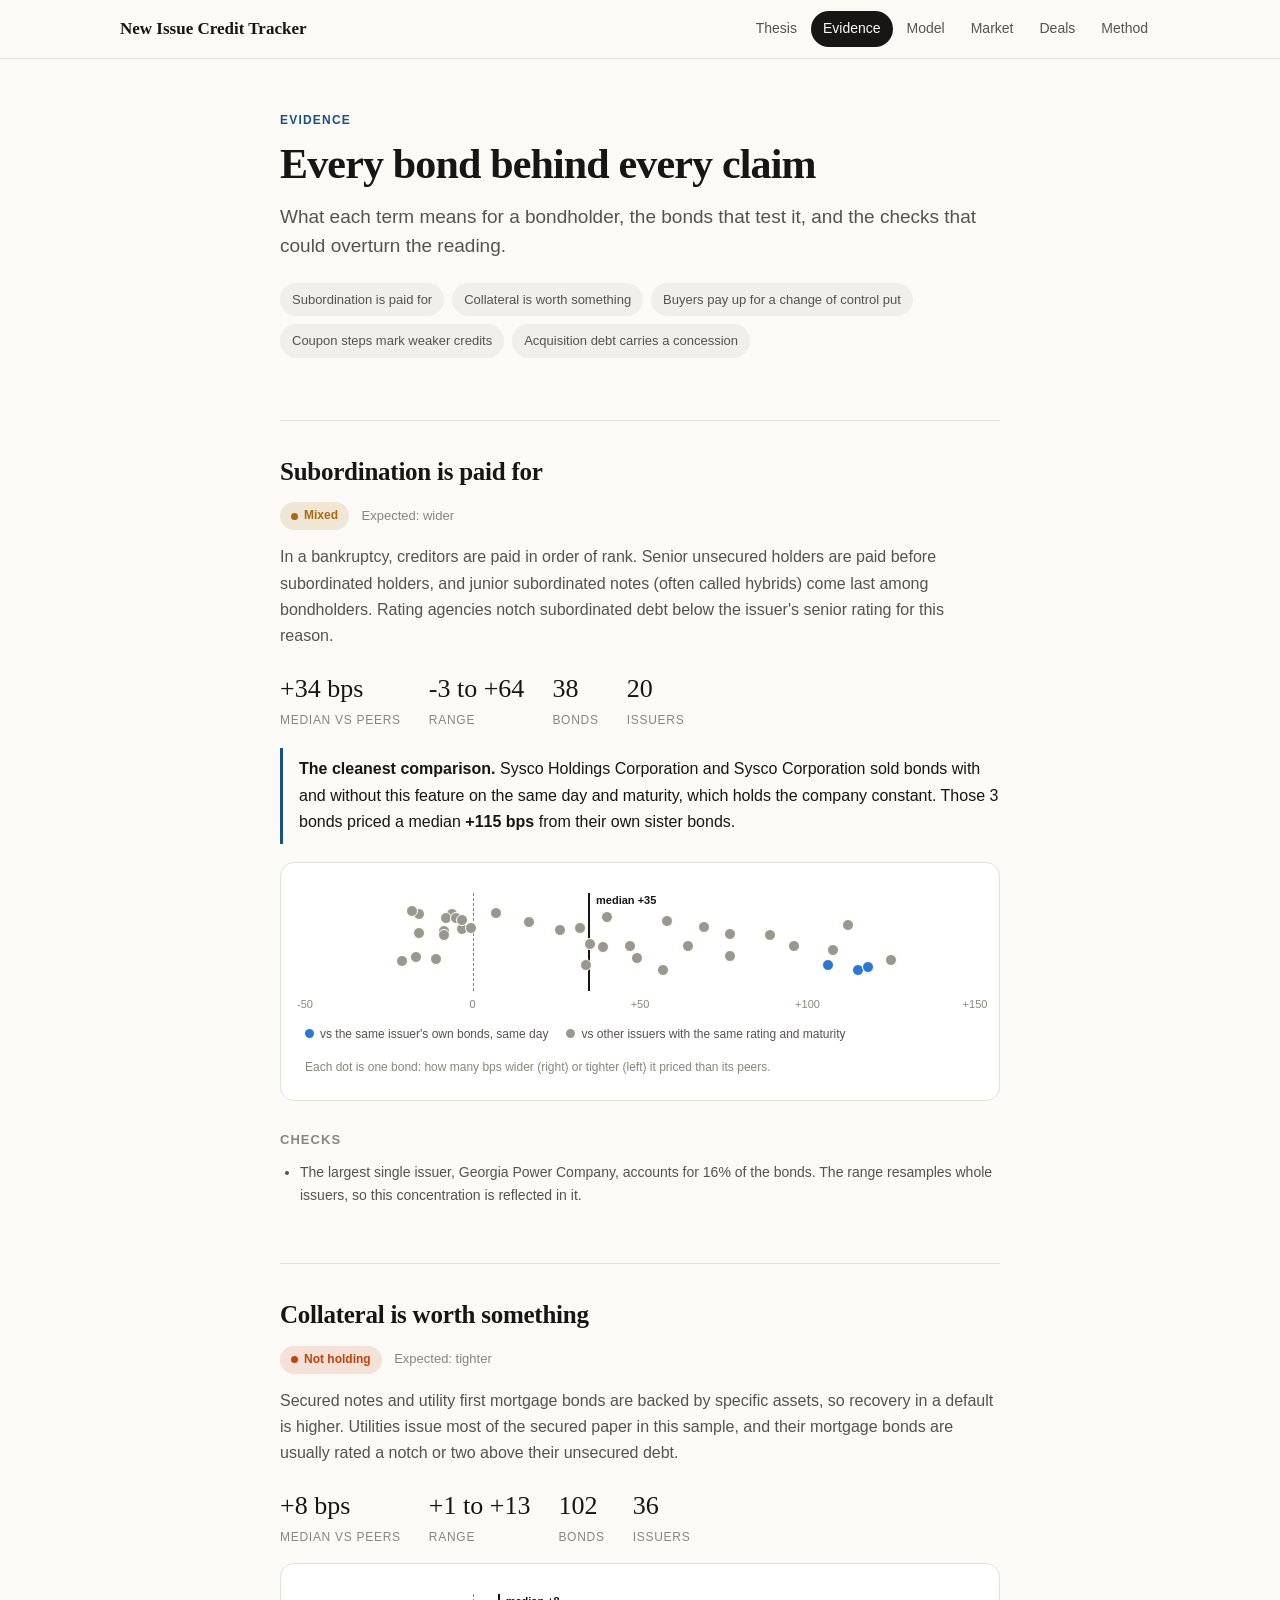
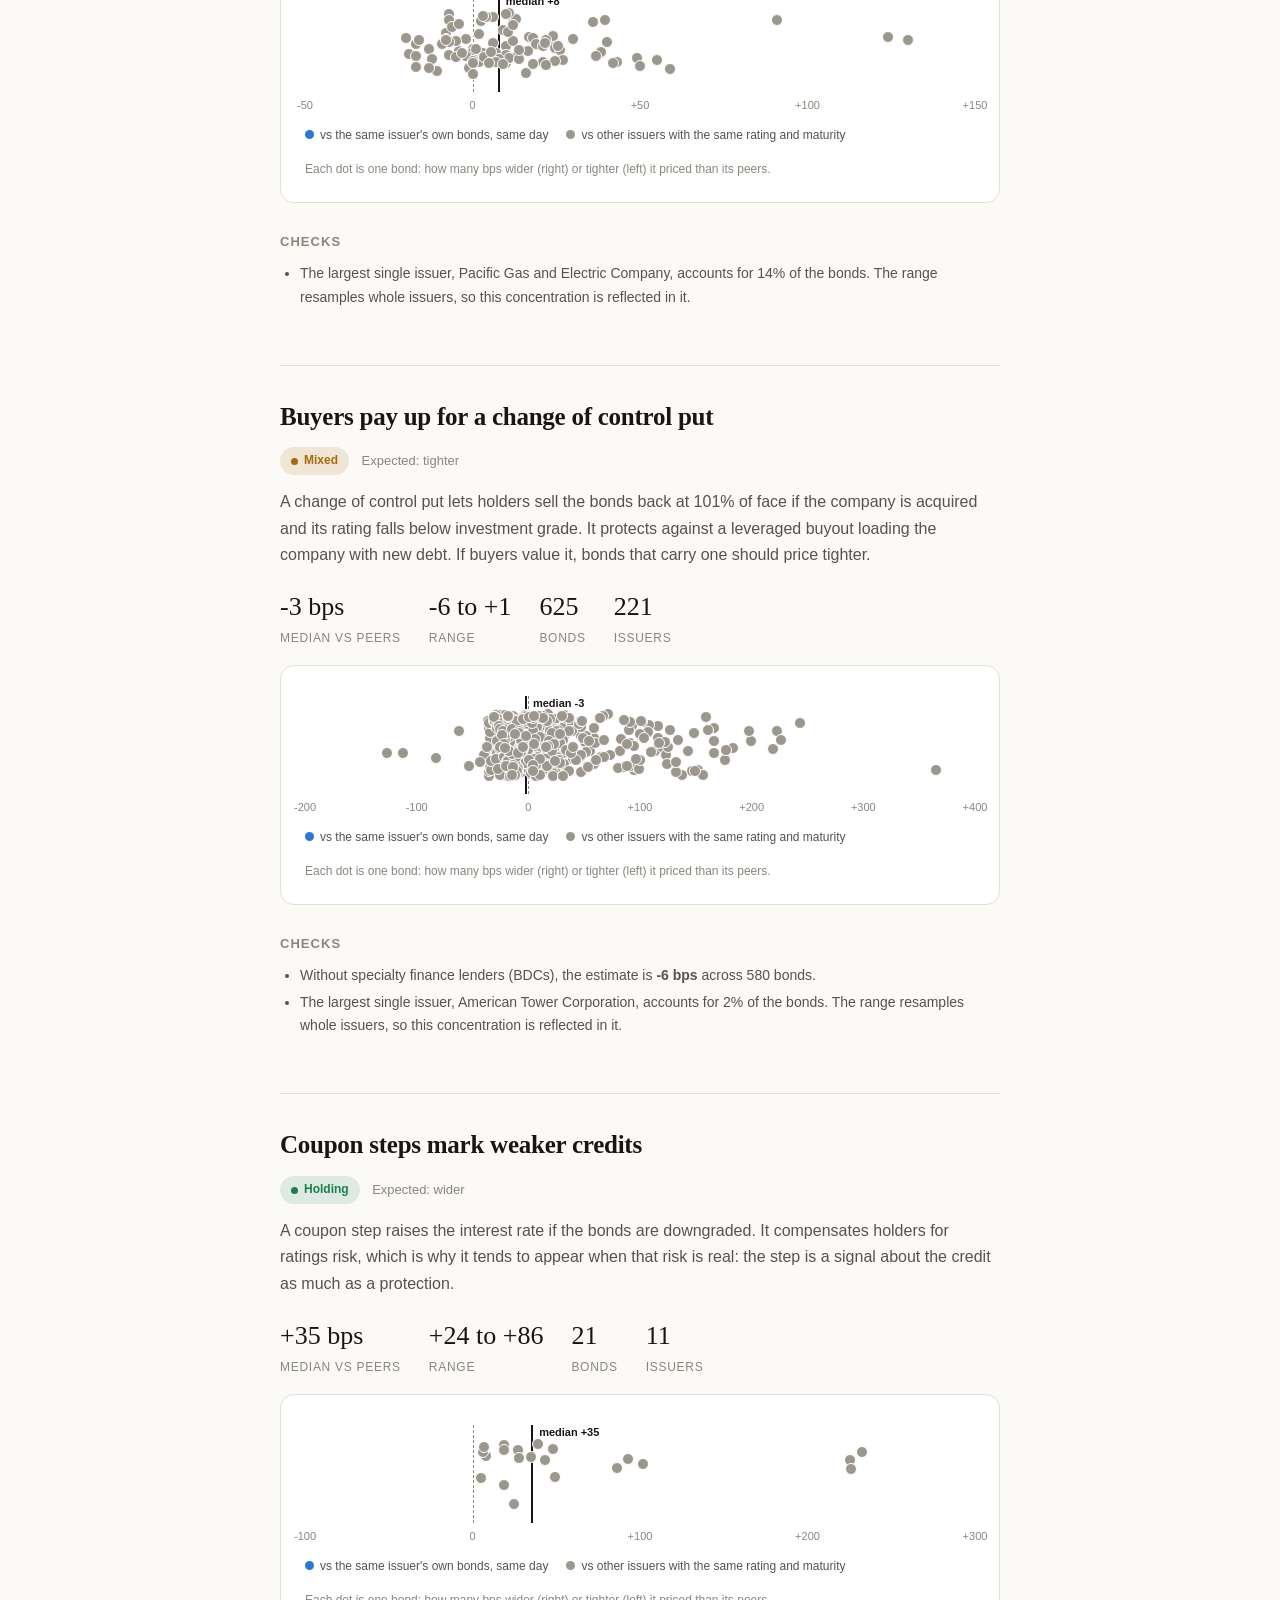
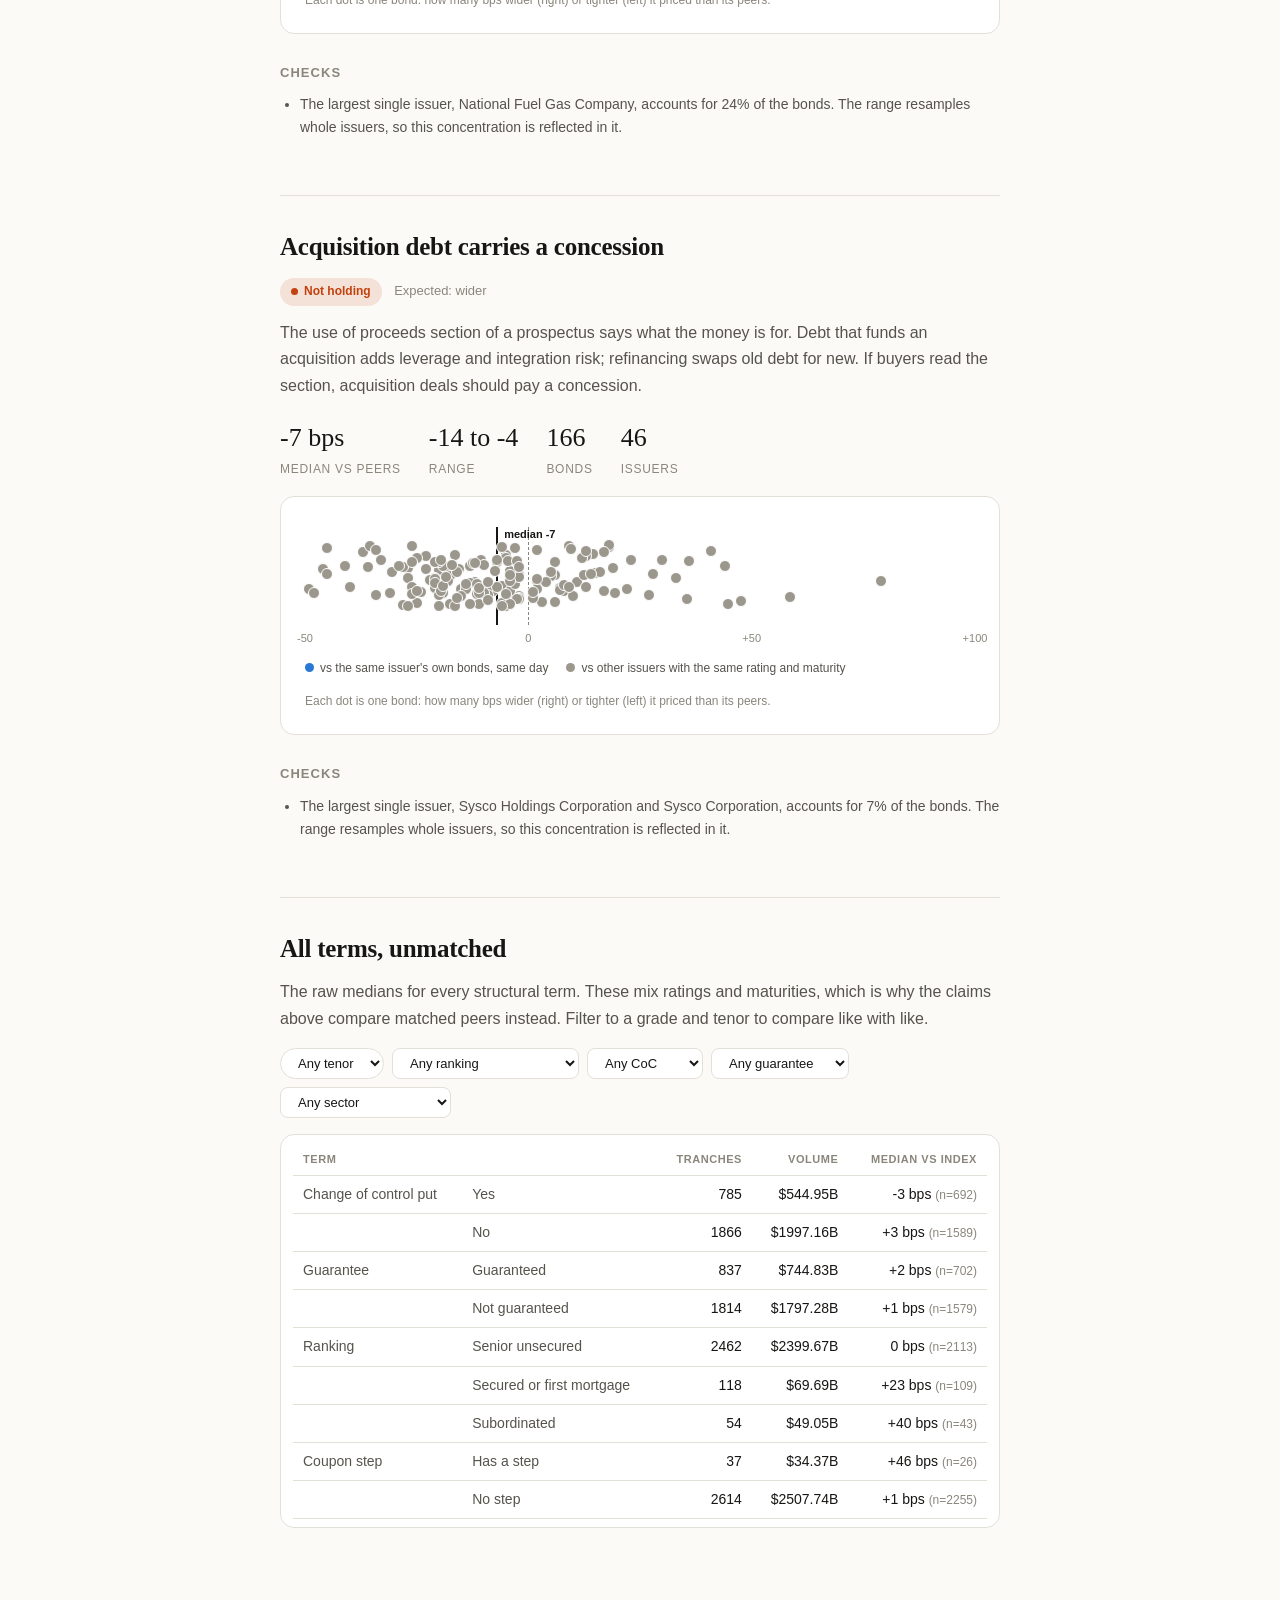
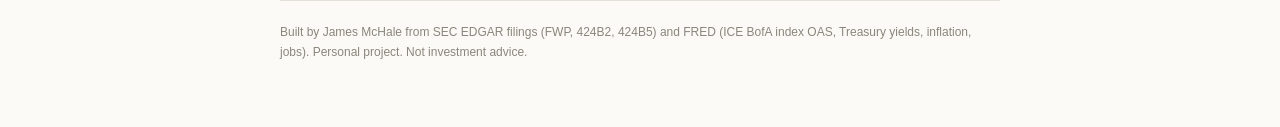
<file: site/evidence.html>
<!doctype html><html lang="en"><head><meta charset="utf-8">
<meta name="viewport" content="width=device-width,initial-scale=1">
<title>Evidence · New Issue Credit Tracker</title>
<meta name="description" content="The bonds behind each claim in the thesis, with what each prospectus term means.">
<meta property="og:title" content="Evidence · New Issue Credit Tracker"><meta property="og:description" content="The bonds behind each claim in the thesis, with what each prospectus term means.">
<meta property="og:type" content="website"><meta name="twitter:card" content="summary">
<link rel="stylesheet" href="style.css"></head>
<body data-page="evidence"><div id="tip"></div>
<div class="site"><div class="in"><a class="brand" href="index.html">New Issue Credit Tracker</a><nav><a href="index.html">Thesis</a><a href="evidence.html" aria-current=page>Evidence</a><a href="model.html">Model</a><a href="market.html">Market</a><a href="deals.html">Deals</a><a href="method.html">Method</a></nav></div></div>

<header class="page col">
  <p class="kicker">Evidence</p>
  <h1>Every bond behind every claim</h1>
  <p class="dek">What each term means for a bondholder, the bonds that test it, and the checks that could
  overturn the reading.</p>
  <div class="claimnav"><a href="#sub">Subordination is paid for</a><a href="#secured">Collateral is worth something</a><a href="#coc">Buyers pay up for a change of control put</a><a href="#step">Coupon steps mark weaker credits</a><a href="#acq">Acquisition debt carries a concession</a></div>
</header>
<main class="col">
  <section class="claim" id="sub">
    <h2>Subordination is paid for</h2>
    <p><span class="pill v-mixed">Mixed</span> &nbsp;<span style="color:var(--ink3);font-size:13px">
    Expected: wider</span></p>
    <p>In a bankruptcy, creditors are paid in order of rank. Senior unsecured holders are paid before
      subordinated holders, and junior subordinated notes (often called hybrids) come last among bondholders.
      Rating agencies notch subordinated debt below the issuer's senior rating for this reason.</p>
    <div class="facts">
      <div><div class="v">+34 bps</div><div class="k">median vs peers</div></div>
      <div><div class="v">-3 to +64</div><div class="k">range</div></div>
      <div><div class="v">38</div><div class="k">bonds</div></div>
      <div><div class="v">20</div><div class="k">issuers</div></div>
    </div>
    <div class="callout"><p><b>The cleanest comparison.</b> Sysco Holdings Corporation and Sysco Corporation sold bonds with and without this feature on the same day and maturity, which holds the company constant. Those 3 bonds priced a median <b>+115 bps</b> from their own sister bonds.</p></div>
    <div class="panel"><div id="strip-sub"></div>
    <p class="cap">Each dot is one bond: how many bps wider (right) or tighter (left) it priced than its peers.</p></div>
    <h3>Checks</h3><ul class="checks"><li>The largest single issuer, Georgia Power Company, accounts for 16% of the bonds. The range resamples whole issuers, so this concentration is reflected in it.</li></ul>
  </section>
  <section class="claim" id="secured">
    <h2>Collateral is worth something</h2>
    <p><span class="pill v-not">Not holding</span> &nbsp;<span style="color:var(--ink3);font-size:13px">
    Expected: tighter</span></p>
    <p>Secured notes and utility first mortgage bonds are backed by specific assets, so recovery in a
      default is higher. Utilities issue most of the secured paper in this sample, and their mortgage bonds are
      usually rated a notch or two above their unsecured debt.</p>
    <div class="facts">
      <div><div class="v">+8 bps</div><div class="k">median vs peers</div></div>
      <div><div class="v">+1 to +13</div><div class="k">range</div></div>
      <div><div class="v">102</div><div class="k">bonds</div></div>
      <div><div class="v">36</div><div class="k">issuers</div></div>
    </div>
    
    <div class="panel"><div id="strip-secured"></div>
    <p class="cap">Each dot is one bond: how many bps wider (right) or tighter (left) it priced than its peers.</p></div>
    <h3>Checks</h3><ul class="checks"><li>The largest single issuer, Pacific Gas and Electric Company, accounts for 14% of the bonds. The range resamples whole issuers, so this concentration is reflected in it.</li></ul>
  </section>
  <section class="claim" id="coc">
    <h2>Buyers pay up for a change of control put</h2>
    <p><span class="pill v-mixed">Mixed</span> &nbsp;<span style="color:var(--ink3);font-size:13px">
    Expected: tighter</span></p>
    <p>A change of control put lets holders sell the bonds back at 101% of face if the company is acquired
      and its rating falls below investment grade. It protects against a leveraged buyout loading the company
      with new debt. If buyers value it, bonds that carry one should price tighter.</p>
    <div class="facts">
      <div><div class="v">-3 bps</div><div class="k">median vs peers</div></div>
      <div><div class="v">-6 to +1</div><div class="k">range</div></div>
      <div><div class="v">625</div><div class="k">bonds</div></div>
      <div><div class="v">221</div><div class="k">issuers</div></div>
    </div>
    
    <div class="panel"><div id="strip-coc"></div>
    <p class="cap">Each dot is one bond: how many bps wider (right) or tighter (left) it priced than its peers.</p></div>
    <h3>Checks</h3><ul class="checks"><li>Without specialty finance lenders (BDCs), the estimate is <b>-6 bps</b> across 580 bonds.</li><li>The largest single issuer, American Tower Corporation, accounts for 2% of the bonds. The range resamples whole issuers, so this concentration is reflected in it.</li></ul>
  </section>
  <section class="claim" id="step">
    <h2>Coupon steps mark weaker credits</h2>
    <p><span class="pill v-hold">Holding</span> &nbsp;<span style="color:var(--ink3);font-size:13px">
    Expected: wider</span></p>
    <p>A coupon step raises the interest rate if the bonds are downgraded. It compensates holders for
      ratings risk, which is why it tends to appear when that risk is real: the step is a signal about the credit
      as much as a protection.</p>
    <div class="facts">
      <div><div class="v">+35 bps</div><div class="k">median vs peers</div></div>
      <div><div class="v">+24 to +86</div><div class="k">range</div></div>
      <div><div class="v">21</div><div class="k">bonds</div></div>
      <div><div class="v">11</div><div class="k">issuers</div></div>
    </div>
    
    <div class="panel"><div id="strip-step"></div>
    <p class="cap">Each dot is one bond: how many bps wider (right) or tighter (left) it priced than its peers.</p></div>
    <h3>Checks</h3><ul class="checks"><li>The largest single issuer, National Fuel Gas Company, accounts for 24% of the bonds. The range resamples whole issuers, so this concentration is reflected in it.</li></ul>
  </section>
  <section class="claim" id="acq">
    <h2>Acquisition debt carries a concession</h2>
    <p><span class="pill v-not">Not holding</span> &nbsp;<span style="color:var(--ink3);font-size:13px">
    Expected: wider</span></p>
    <p>The use of proceeds section of a prospectus says what the money is for. Debt that funds an
      acquisition adds leverage and integration risk; refinancing swaps old debt for new. If buyers read the
      section, acquisition deals should pay a concession.</p>
    <div class="facts">
      <div><div class="v">-7 bps</div><div class="k">median vs peers</div></div>
      <div><div class="v">-14 to -4</div><div class="k">range</div></div>
      <div><div class="v">166</div><div class="k">bonds</div></div>
      <div><div class="v">46</div><div class="k">issuers</div></div>
    </div>
    
    <div class="panel"><div id="strip-acq"></div>
    <p class="cap">Each dot is one bond: how many bps wider (right) or tighter (left) it priced than its peers.</p></div>
    <h3>Checks</h3><ul class="checks"><li>The largest single issuer, Sysco Holdings Corporation and Sysco Corporation, accounts for 7% of the bonds. The range resamples whole issuers, so this concentration is reflected in it.</li></ul>
  </section>
  <section class="claim" id="raw">
    <h2>All terms, unmatched</h2>
    <p>The raw medians for every structural term. These mix ratings and maturities, which is why the claims
    above compare matched peers instead. Filter to a grade and tenor to compare like with like.</p>
    <div class="controls"><select class="bucketsel"><option value="all">Any tenor</option><option value="1-3y">1-3y</option><option value="3-5y">3-5y</option><option value="5-7y">5-7y</option><option value="7-10y">7-10y</option><option value="10-15y">10-15y</option><option value="15y+">15y+</option></select><select class="fsel" data-k="rank"><option value="all">Any ranking</option><option value="senior">Senior unsecured</option><option value="secured">Secured / first mortgage</option><option value="sub">Subordinated</option></select><select class="fsel" data-k="coc"><option value="all">Any CoC</option><option value="yes">CoC put</option><option value="no">No CoC put</option></select><select class="fsel" data-k="guar"><option value="all">Any guarantee</option><option value="yes">Guaranteed</option><option value="no">Not guaranteed</option></select><select class="fsel" data-k="sector"><option value="all">Any sector</option><option value="Autos & Aerospace">Autos & Aerospace</option><option value="Banks">Banks</option><option value="Chemicals">Chemicals</option><option value="Construction">Construction</option><option value="Electronics">Electronics</option><option value="Energy & Refining">Energy & Refining</option><option value="Financials">Financials</option><option value="Food & Beverage">Food & Beverage</option><option value="Healthcare">Healthcare</option><option value="Industrials">Industrials</option><option value="Instruments">Instruments</option><option value="Insurance">Insurance</option><option value="Metals & Mining">Metals & Mining</option><option value="Other">Other</option><option value="Pharma & Chemicals">Pharma & Chemicals</option><option value="Real Estate">Real Estate</option><option value="Retail">Retail</option><option value="Services">Services</option><option value="Telecom & Media">Telecom & Media</option><option value="Textiles & Apparel">Textiles & Apparel</option><option value="Transport">Transport</option><option value="Unknown">Unknown</option><option value="Utilities">Utilities</option><option value="Wholesale">Wholesale</option></select></div>
    <div class="panel" style="padding:8px 12px;overflow-x:auto" id="structure"></div>
  </section>
</main>
<div class="col"><footer>Built by James McHale from SEC EDGAR filings (FWP, 424B2, 424B5) and FRED
(ICE BofA index OAS, Treasury yields, inflation, jobs). Personal project. Not investment advice.</footer></div>
<script src="data.js"></script><script src="app.js"></script></body></html>
</file>
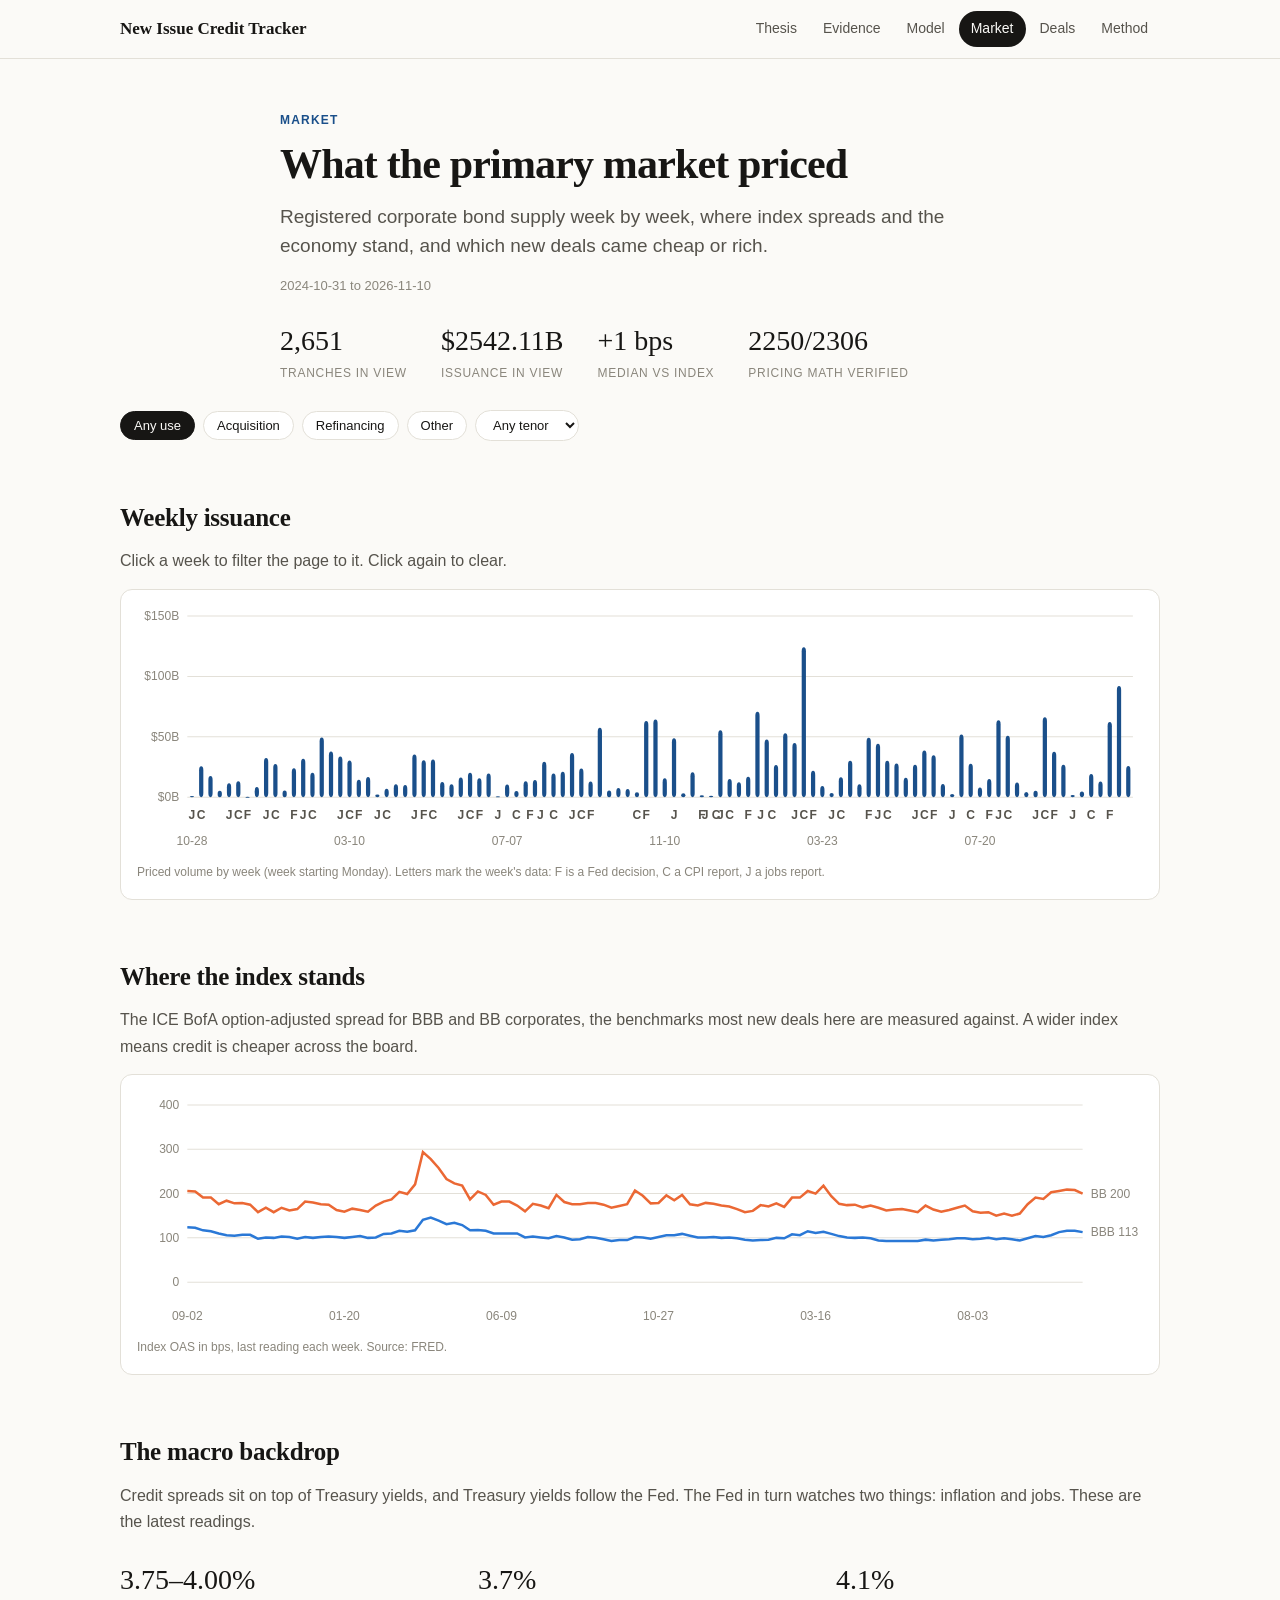
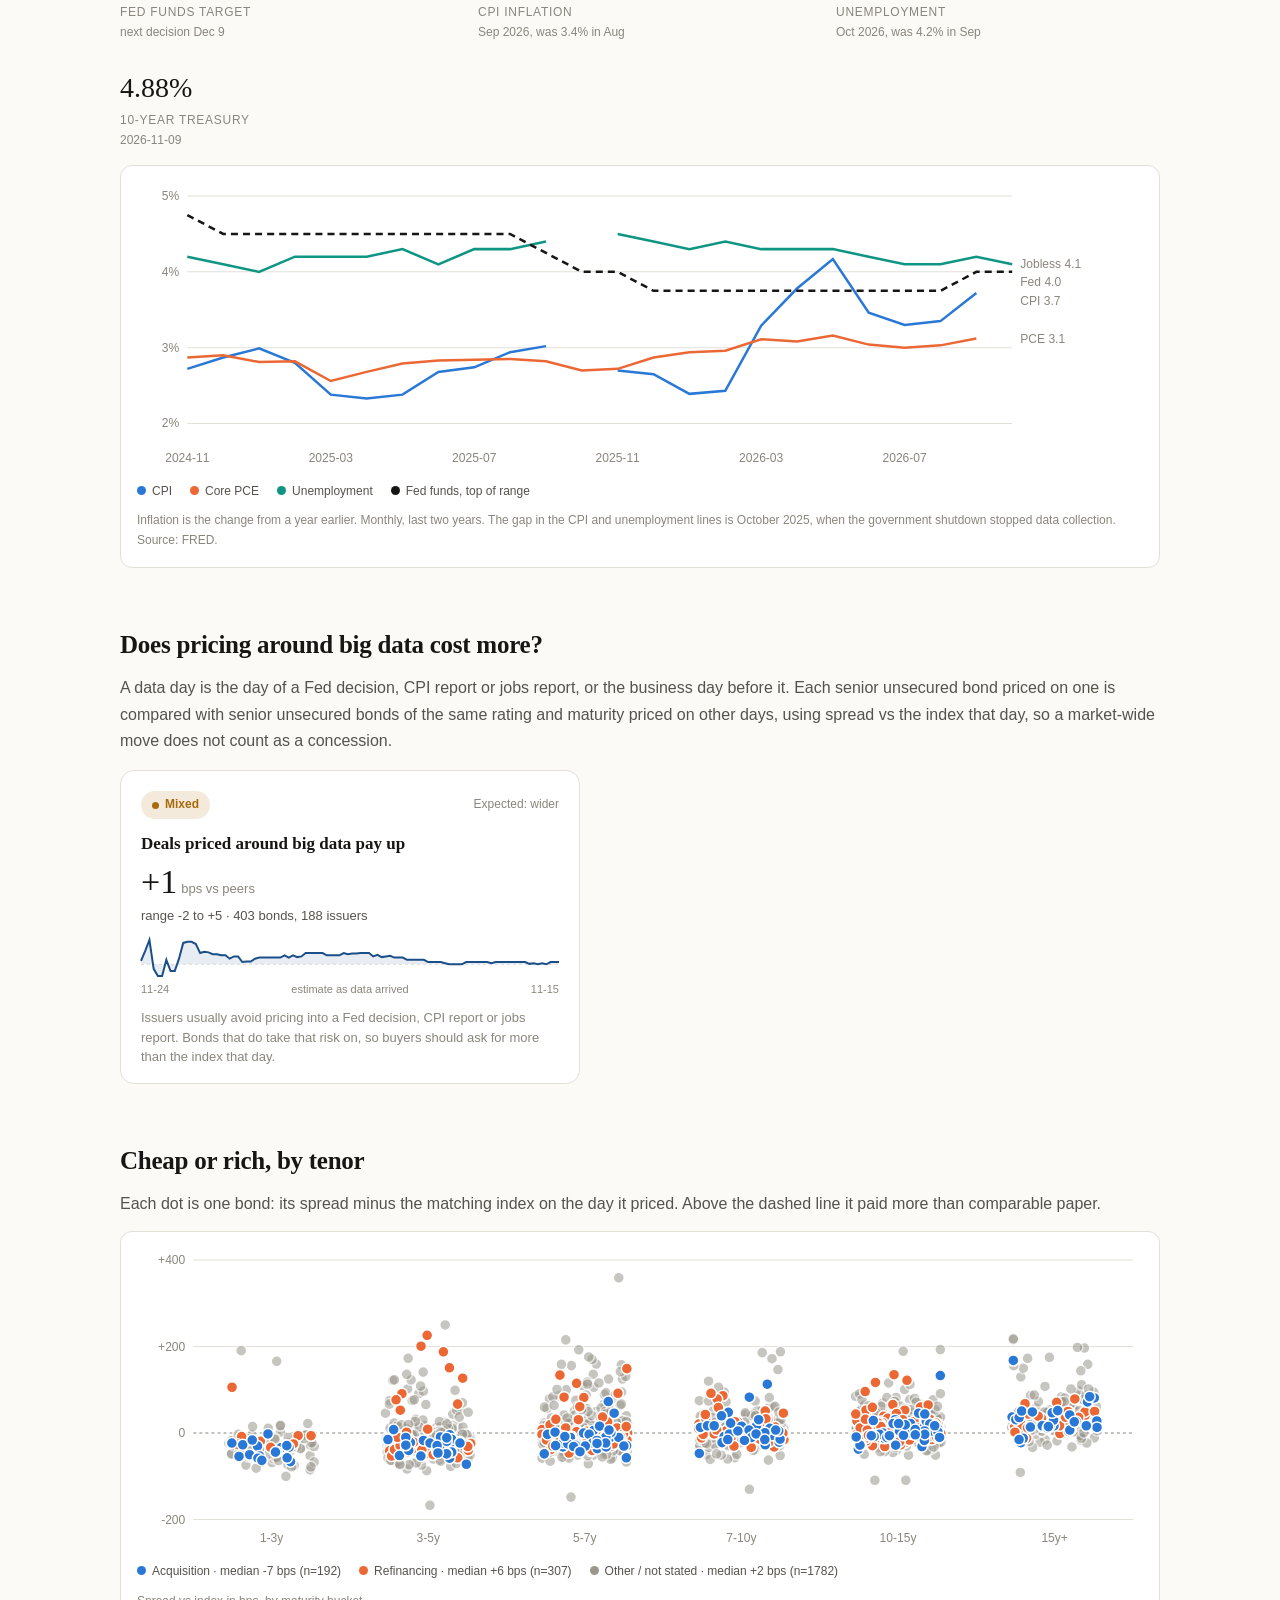
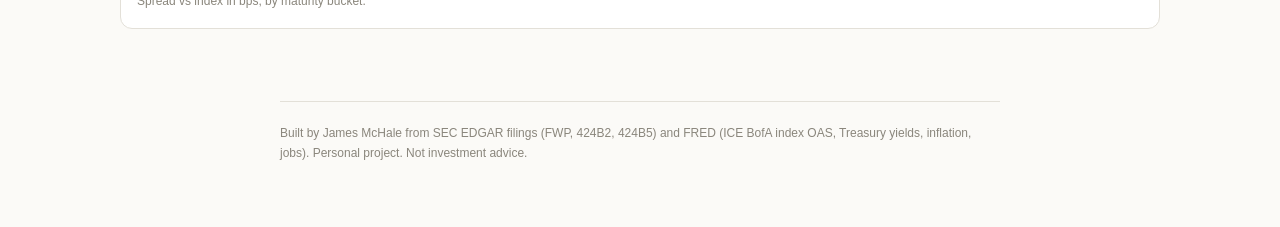
<file: site/market.html>
<!doctype html><html lang="en"><head><meta charset="utf-8">
<meta name="viewport" content="width=device-width,initial-scale=1">
<title>Market · New Issue Credit Tracker</title>
<meta name="description" content="Weekly registered corporate bond issuance and new issue spreads versus the ICE BofA indices.">
<meta property="og:title" content="Market · New Issue Credit Tracker"><meta property="og:description" content="Weekly registered corporate bond issuance and new issue spreads versus the ICE BofA indices.">
<meta property="og:type" content="website"><meta name="twitter:card" content="summary">
<link rel="stylesheet" href="style.css"></head>
<body data-page="market"><div id="tip"></div>
<div class="site"><div class="in"><a class="brand" href="index.html">New Issue Credit Tracker</a><nav><a href="index.html">Thesis</a><a href="evidence.html">Evidence</a><a href="model.html">Model</a><a href="market.html" aria-current=page>Market</a><a href="deals.html">Deals</a><a href="method.html">Method</a></nav></div></div>

<header class="page col">
  <p class="kicker">Market</p>
  <h1>What the primary market priced</h1>
  <p class="dek">Registered corporate bond supply week by week, where index spreads and the economy stand,
  and which new deals came cheap or rich.</p>
  <p class="byline">2024-10-31 to 2026-11-10</p>
  <div class="stats">
    <div class="stat"><div class="v" id="count">0</div><div class="k">tranches in view</div></div>
    <div class="stat"><div class="v" id="vol">0</div><div class="k">issuance in view</div></div>
    <div class="stat"><div class="v" id="medgap">0</div><div class="k">median vs index</div></div>
    <div class="stat"><div class="v">2250/2306</div><div class="k">pricing math verified</div></div>
  </div>
</header>
<main class="wide">
  <div class="controls"><button class='f' data-k='proceeds' data-v='all' aria-pressed='true'>Any use</button>
    <button class='f' data-k='proceeds' data-v='acquisition' aria-pressed='false'>Acquisition</button><button class='f' data-k='proceeds' data-v='refinancing' aria-pressed='false'>Refinancing</button>
    <button class='f' data-k='proceeds' data-v='other' aria-pressed='false'>Other</button><select class="bucketsel"><option value="all">Any tenor</option><option value="1-3y">1-3y</option><option value="3-5y">3-5y</option><option value="5-7y">5-7y</option><option value="7-10y">7-10y</option><option value="10-15y">10-15y</option><option value="15y+">15y+</option></select><span id="weekchip"></span></div>

  <h2>Weekly issuance</h2>
  <p>Click a week to filter the page to it. Click again to clear.</p>
  <figure><div id="bars"></div><figcaption>Priced volume by week (week starting Monday). Letters mark the week's data:
  F is a Fed decision, C a CPI report, J a jobs report.</figcaption></figure>

  <h2>Where the index stands</h2>
  <p>The ICE BofA option-adjusted spread for BBB and BB corporates, the benchmarks most new deals here are
  measured against. A wider index means credit is cheaper across the board.</p>
  <figure><div id="index"></div><figcaption>Index OAS in bps, last reading each week. Source: FRED.</figcaption></figure>

  <h2 id="backdrop">The macro backdrop</h2>
  <p>Credit spreads sit on top of Treasury yields, and Treasury yields follow the Fed. The Fed in turn watches
  two things: inflation and jobs. These are the latest readings.</p>
  <div class="stats macro"><div class="stat"><div class="v">3.75–4.00%</div><div class="k">fed funds target</div><div class="d">next decision Dec 9</div></div><div class="stat"><div class="v">3.7%</div><div class="k">CPI inflation</div><div class="d">Sep 2026, was 3.4% in Aug</div></div><div class="stat"><div class="v">4.1%</div><div class="k">unemployment</div><div class="d">Oct 2026, was 4.2% in Sep</div></div><div class="stat"><div class="v">4.88%</div><div class="k">10-year Treasury</div><div class="d">2026-11-09</div></div></div>
  <figure><div id="macrochart"></div><div class="legend" id="macrolegend"></div>
  <figcaption>Inflation is the change from a year earlier. Monthly, last two years. The gap in the CPI and unemployment lines
  is October 2025, when the government shutdown stopped data collection. Source: FRED.</figcaption></figure>

  <h2 id="timing">Does pricing around big data cost more?</h2>
  <p>A data day is the day of a Fed decision, CPI report or jobs report, or the business day before it. Each senior
  unsecured bond priced on one is compared with senior unsecured bonds of the same rating and maturity priced on
  other days, using spread vs the index that day, so a market-wide move does not count as a concession.</p>
  <div class="timing" id="timingcard"></div>

  <h2>Cheap or rich, by tenor</h2>
  <p>Each dot is one bond: its spread minus the matching index on the day it priced. Above the dashed line
  it paid more than comparable paper.</p>
  <figure><div id="dots"></div><div class="legend" id="legend"></div>
  <figcaption>Spread vs index in bps, by maturity bucket.</figcaption></figure>
</main>
<div class="col"><footer>Built by James McHale from SEC EDGAR filings (FWP, 424B2, 424B5) and FRED
(ICE BofA index OAS, Treasury yields, inflation, jobs). Personal project. Not investment advice.</footer></div>
<script src="data.js"></script><script src="app.js"></script></body></html>
</file>
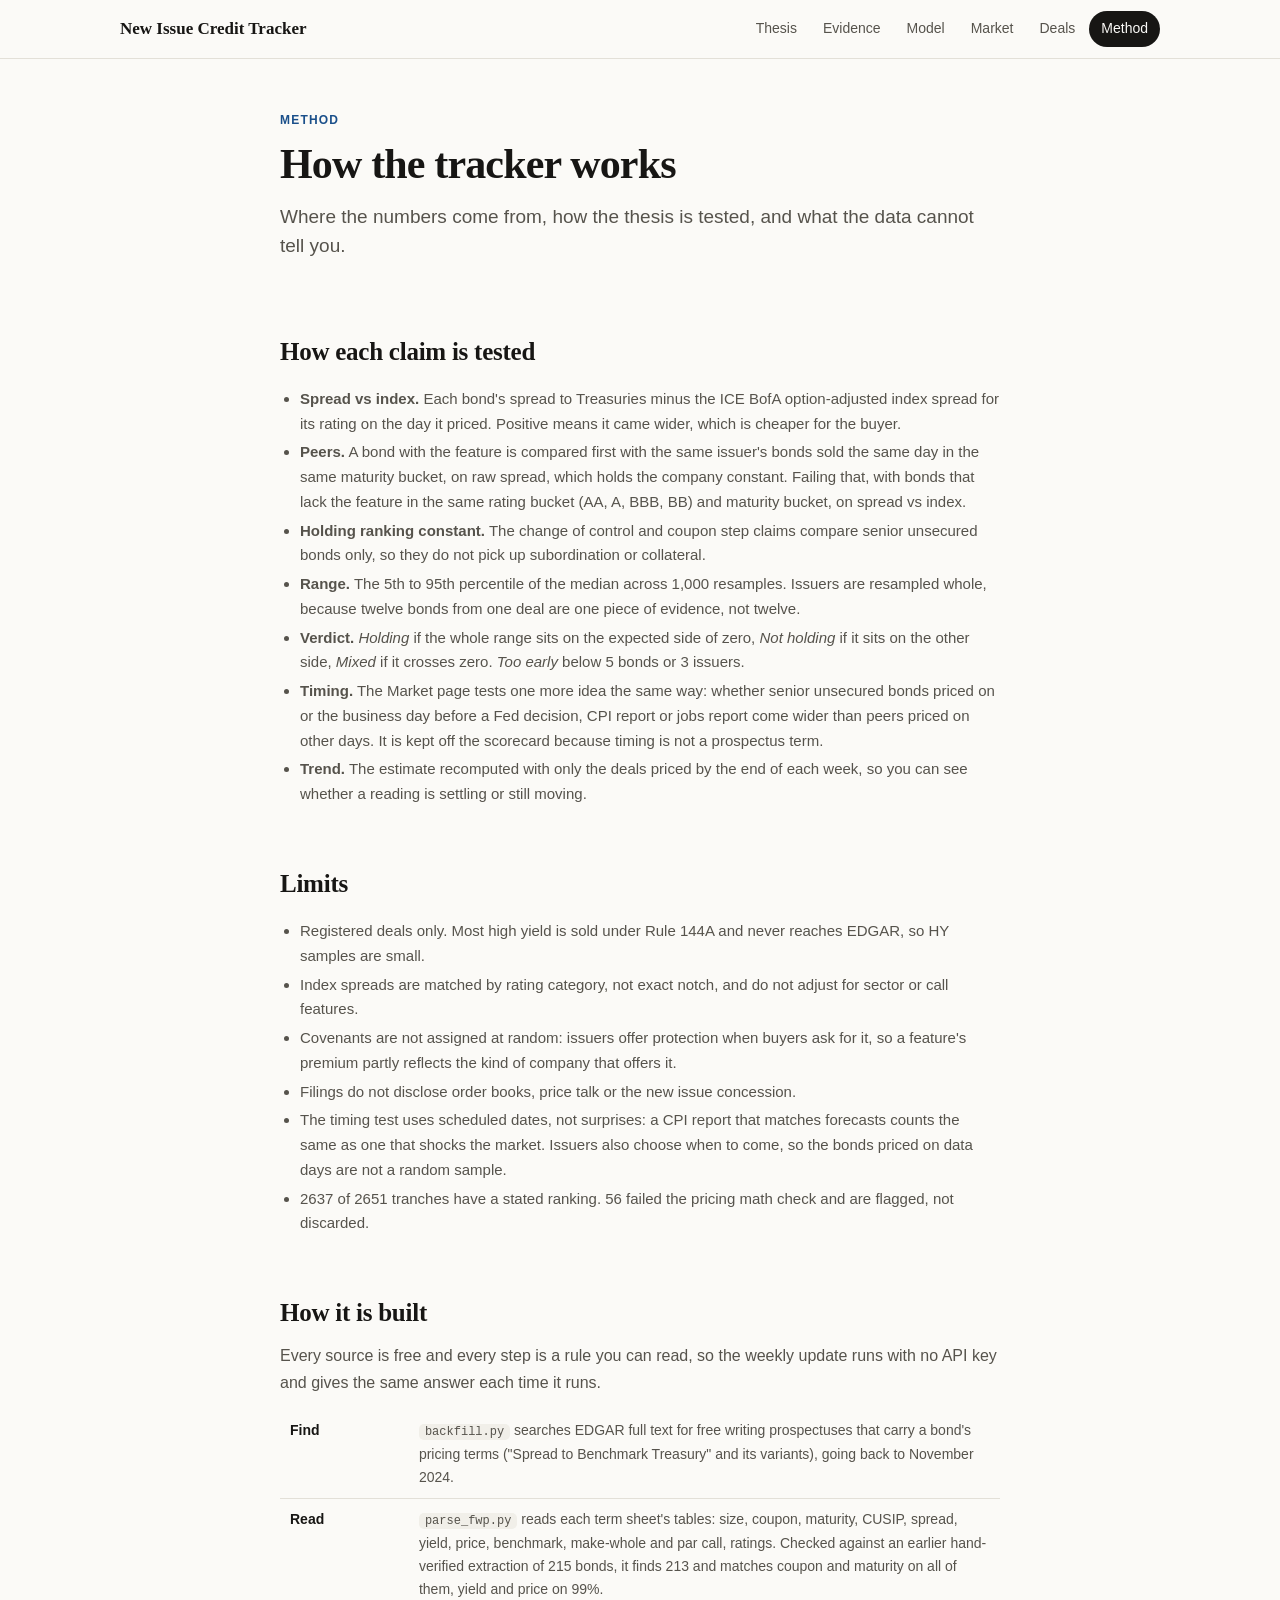
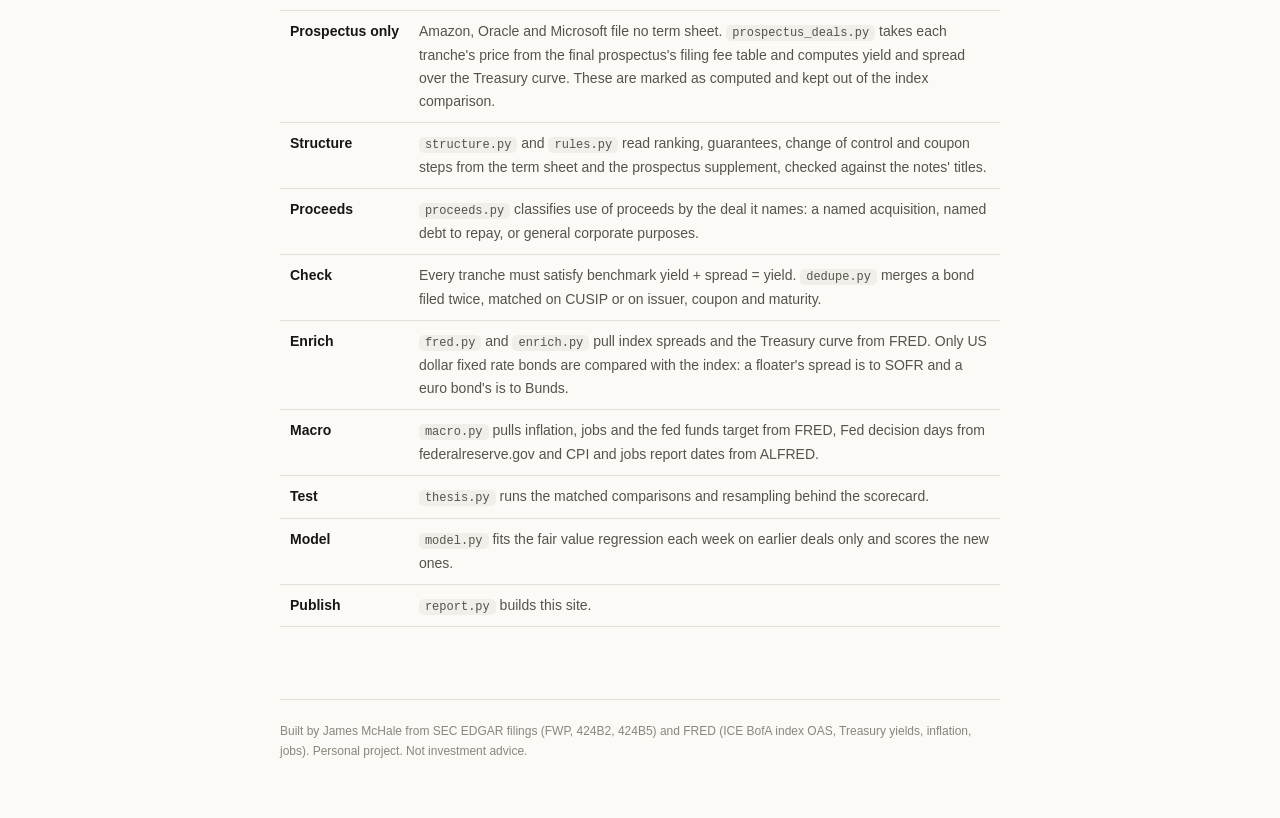
<file: site/method.html>
<!doctype html><html lang="en"><head><meta charset="utf-8">
<meta name="viewport" content="width=device-width,initial-scale=1">
<title>Method · New Issue Credit Tracker</title>
<meta name="description" content="How the new issue credit tracker reads SEC filings and tests its thesis.">
<meta property="og:title" content="Method · New Issue Credit Tracker"><meta property="og:description" content="How the new issue credit tracker reads SEC filings and tests its thesis.">
<meta property="og:type" content="website"><meta name="twitter:card" content="summary">
<link rel="stylesheet" href="style.css"></head>
<body data-page="method"><div id="tip"></div>
<div class="site"><div class="in"><a class="brand" href="index.html">New Issue Credit Tracker</a><nav><a href="index.html">Thesis</a><a href="evidence.html">Evidence</a><a href="model.html">Model</a><a href="market.html">Market</a><a href="deals.html">Deals</a><a href="method.html" aria-current=page>Method</a></nav></div></div>

<header class="page col">
  <p class="kicker">Method</p>
  <h1>How the tracker works</h1>
  <p class="dek">Where the numbers come from, how the thesis is tested, and what the data cannot tell you.</p>
</header>
<main class="col">
  <h2>How each claim is tested</h2>
  <ul>
    <li><b>Spread vs index.</b> Each bond's spread to Treasuries minus the ICE BofA option-adjusted index spread for
    its rating on the day it priced. Positive means it came wider, which is cheaper for the buyer.</li>
    <li><b>Peers.</b> A bond with the feature is compared first with the same issuer's bonds sold the same day in
    the same maturity bucket, on raw spread, which holds the company constant. Failing that, with bonds that lack
    the feature in the same rating bucket (AA, A, BBB, BB) and maturity bucket, on spread vs index.</li>
    <li><b>Holding ranking constant.</b> The change of control and coupon step claims compare senior unsecured bonds
    only, so they do not pick up subordination or collateral.</li>
    <li><b>Range.</b> The 5th to 95th percentile of the median across 1,000 resamples. Issuers are resampled whole,
    because twelve bonds from one deal are one piece of evidence, not twelve.</li>
    <li><b>Verdict.</b> <i>Holding</i> if the whole range sits on the expected side of zero, <i>Not holding</i> if it
    sits on the other side, <i>Mixed</i> if it crosses zero. <i>Too early</i> below 5 bonds or
    3 issuers.</li>
    <li><b>Timing.</b> The Market page tests one more idea the same way: whether senior unsecured bonds priced on or the
    business day before a Fed decision, CPI report or jobs report come wider than peers priced on other days. It is kept
    off the scorecard because timing is not a prospectus term.</li>
    <li><b>Trend.</b> The estimate recomputed with only the deals priced by the end of each week, so you can see
    whether a reading is settling or still moving.</li>
  </ul>

  <h2>Limits</h2>
  <ul>
    <li>Registered deals only. Most high yield is sold under Rule 144A and never reaches EDGAR, so HY samples are small.</li>
    <li>Index spreads are matched by rating category, not exact notch, and do not adjust for sector or call features.</li>
    <li>Covenants are not assigned at random: issuers offer protection when buyers ask for it, so a feature's
    premium partly reflects the kind of company that offers it.</li>
    <li>Filings do not disclose order books, price talk or the new issue concession.</li>
    <li>The timing test uses scheduled dates, not surprises: a CPI report that matches forecasts counts the same as one
    that shocks the market. Issuers also choose when to come, so the bonds priced on data days are not a random sample.</li>
    <li>2637 of 2651 tranches have a stated ranking. 56 failed the pricing
    math check and are flagged, not discarded.</li>
  </ul>

  <h2>How it is built</h2>
  <p>Every source is free and every step is a rule you can read, so the weekly update runs with no API key and
  gives the same answer each time it runs.</p>
  <table class="steps">
    <tr><td>Find</td><td><code>backfill.py</code> searches EDGAR full text for free writing prospectuses that carry a
    bond's pricing terms ("Spread to Benchmark Treasury" and its variants), going back to November 2024.</td></tr>
    <tr><td>Read</td><td><code>parse_fwp.py</code> reads each term sheet's tables: size, coupon, maturity, CUSIP,
    spread, yield, price, benchmark, make-whole and par call, ratings. Checked against an earlier hand-verified
    extraction of 215 bonds, it finds 213 and matches coupon and maturity on all of them, yield and price on 99%.</td></tr>
    <tr><td>Prospectus only</td><td>Amazon, Oracle and Microsoft file no term sheet. <code>prospectus_deals.py</code>
    takes each tranche's price from the final prospectus's filing fee table and computes yield and spread over the
    Treasury curve. These are marked as computed and kept out of the index comparison.</td></tr>
    <tr><td>Structure</td><td><code>structure.py</code> and <code>rules.py</code> read ranking, guarantees, change of
    control and coupon steps from the term sheet and the prospectus supplement, checked against the notes' titles.</td></tr>
    <tr><td>Proceeds</td><td><code>proceeds.py</code> classifies use of proceeds by the deal it names: a named
    acquisition, named debt to repay, or general corporate purposes.</td></tr>
    <tr><td>Check</td><td>Every tranche must satisfy benchmark yield + spread = yield. <code>dedupe.py</code> merges a
    bond filed twice, matched on CUSIP or on issuer, coupon and maturity.</td></tr>
    <tr><td>Enrich</td><td><code>fred.py</code> and <code>enrich.py</code> pull index spreads and the Treasury curve
    from FRED. Only US dollar fixed rate bonds are compared with the index: a floater's spread is to SOFR and a euro
    bond's is to Bunds.</td></tr>
    <tr><td>Macro</td><td><code>macro.py</code> pulls inflation, jobs and the fed funds target from FRED, Fed decision days from
    federalreserve.gov and CPI and jobs report dates from ALFRED.</td></tr>
    <tr><td>Test</td><td><code>thesis.py</code> runs the matched comparisons and resampling behind the scorecard.</td></tr>
    <tr><td>Model</td><td><code>model.py</code> fits the fair value regression each week on earlier deals only and scores
    the new ones.</td></tr>
    <tr><td>Publish</td><td><code>report.py</code> builds this site.</td></tr>
  </table>
</main>
<div class="col"><footer>Built by James McHale from SEC EDGAR filings (FWP, 424B2, 424B5) and FRED
(ICE BofA index OAS, Treasury yields, inflation, jobs). Personal project. Not investment advice.</footer></div>
<script src="data.js"></script><script src="app.js"></script></body></html>
</file>
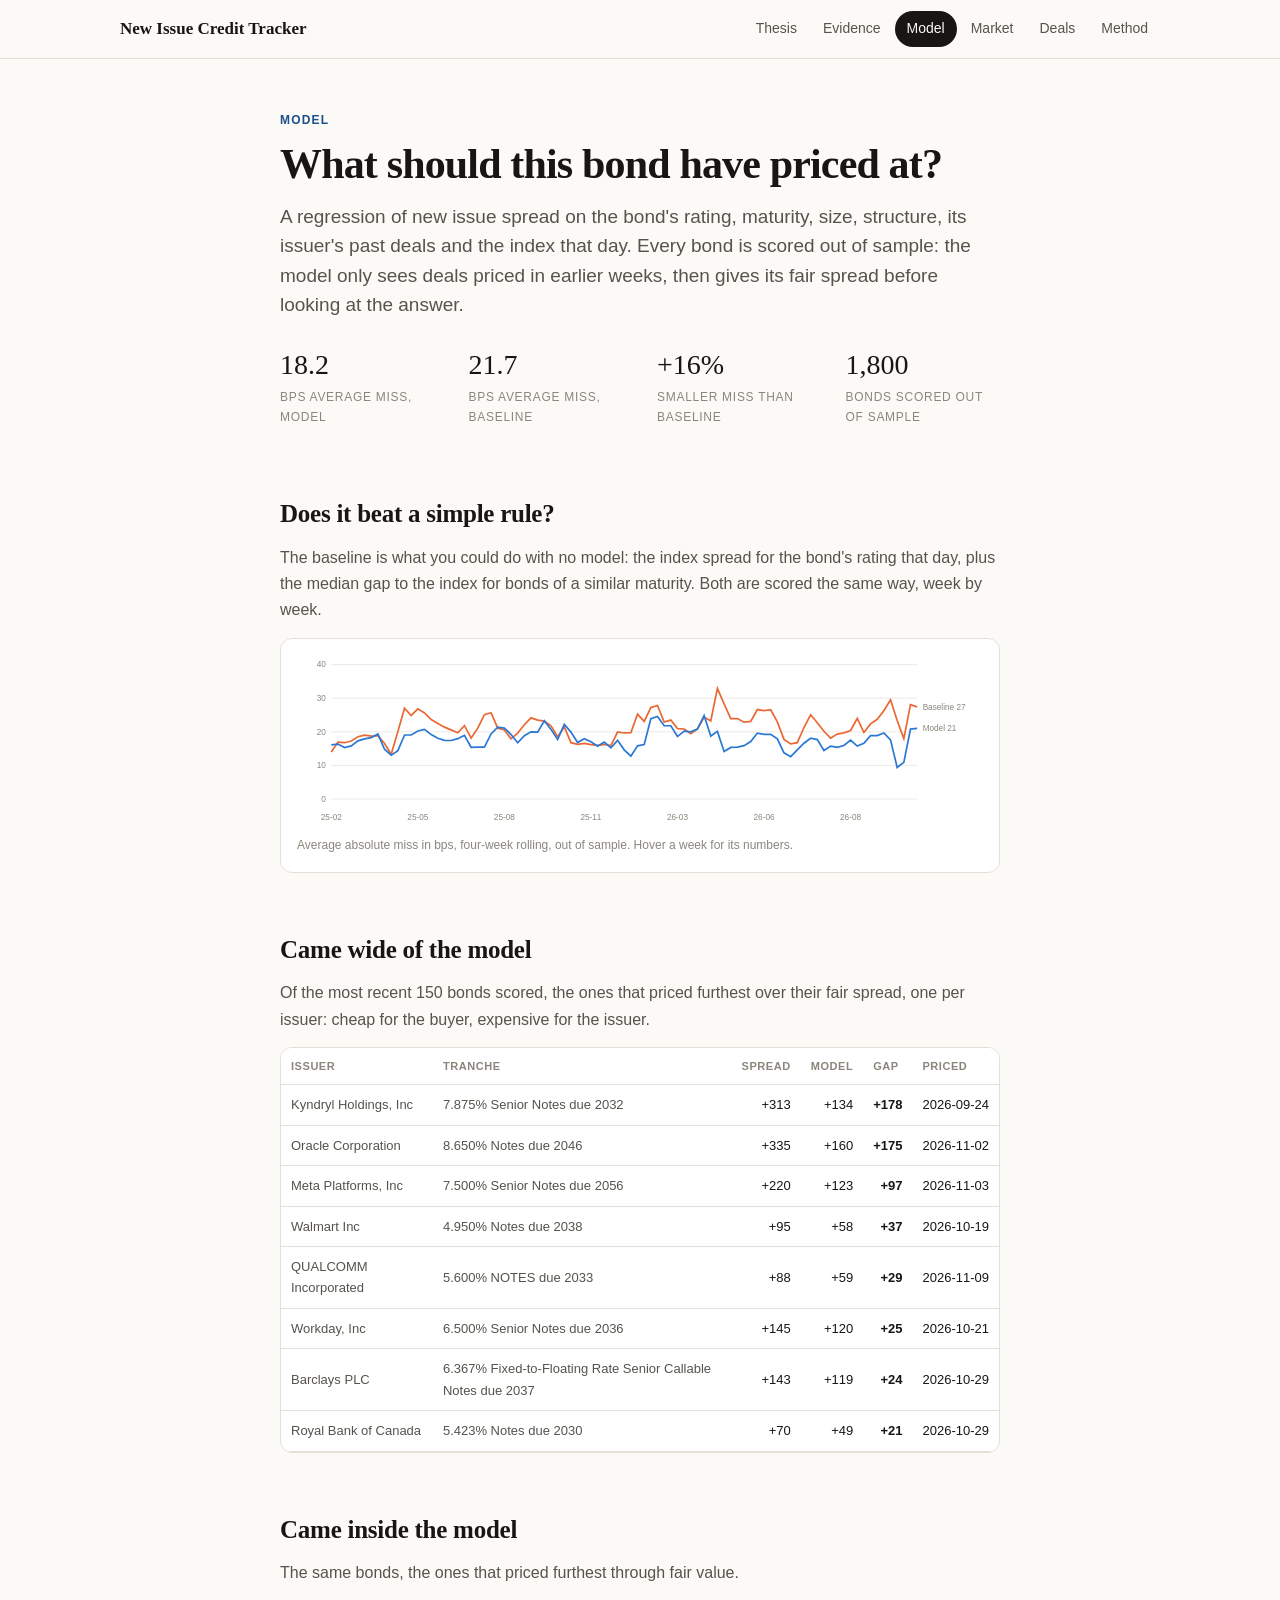
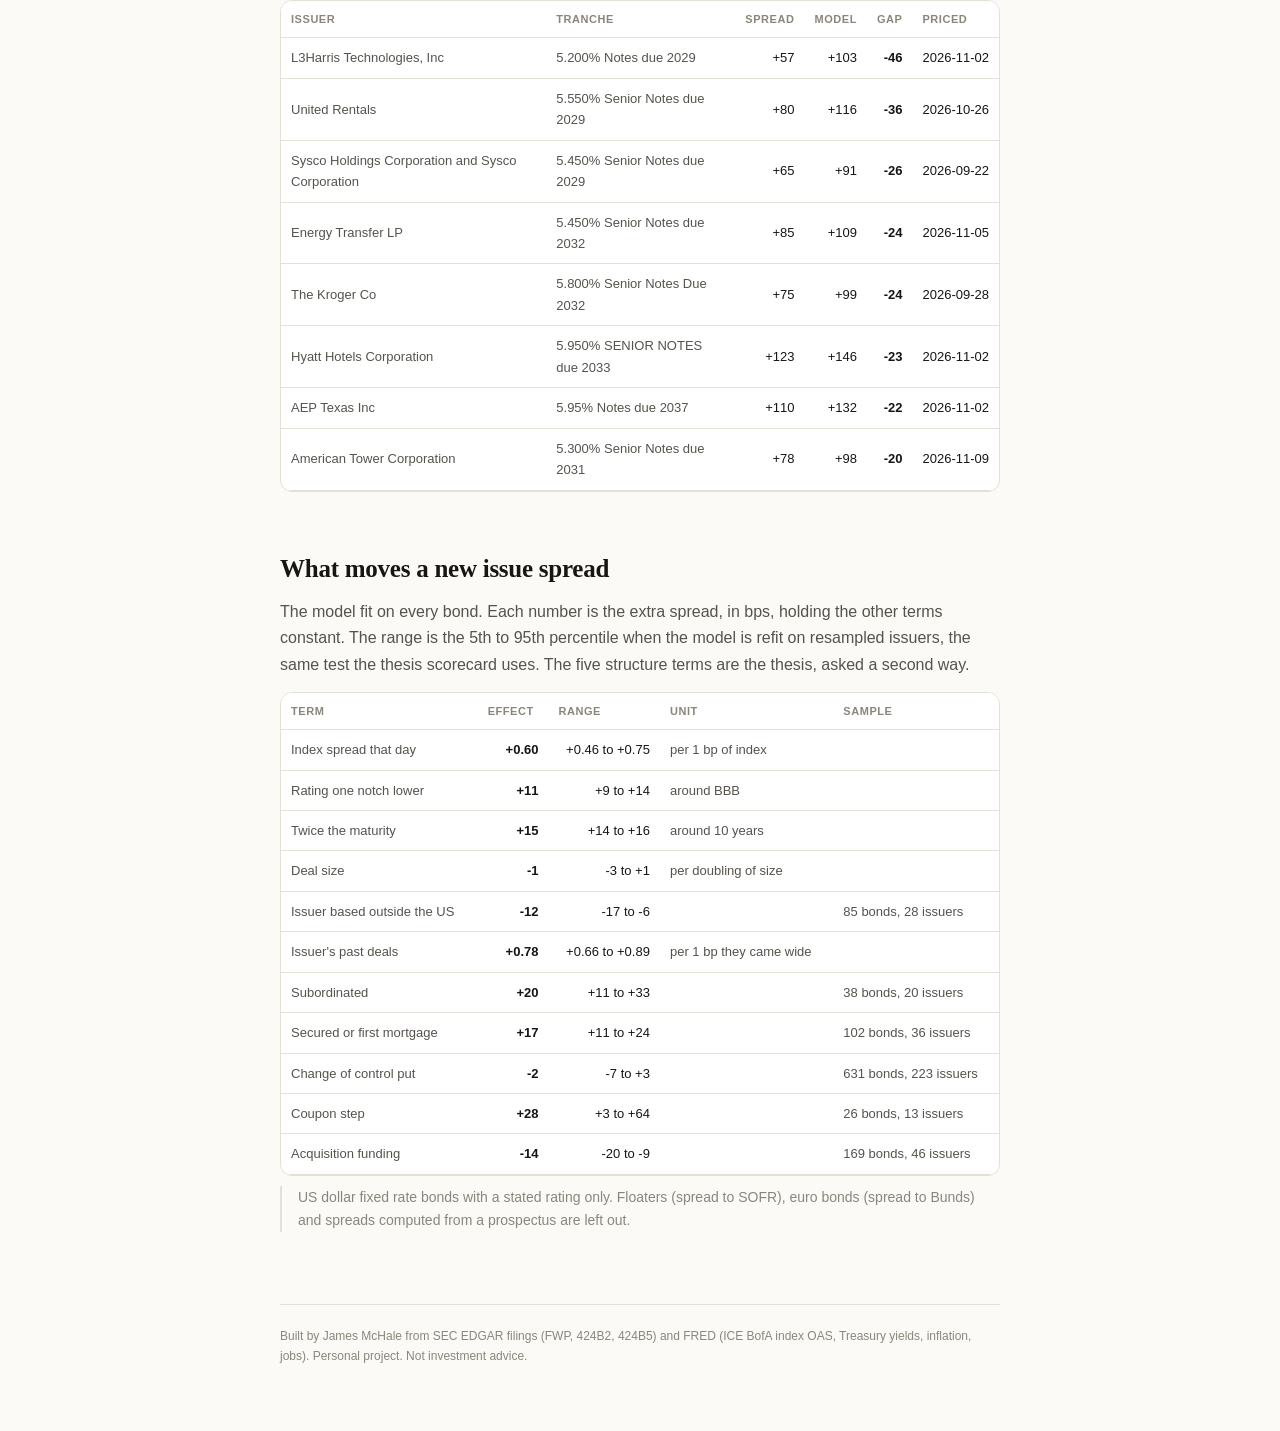
<file: site/model.html>
<!doctype html><html lang="en"><head><meta charset="utf-8">
<meta name="viewport" content="width=device-width,initial-scale=1">
<title>Model · New Issue Credit Tracker</title>
<meta name="description" content="A fair value model for new corporate bonds, scored out of sample every week.">
<meta property="og:title" content="Model · New Issue Credit Tracker"><meta property="og:description" content="A fair value model for new corporate bonds, scored out of sample every week.">
<meta property="og:type" content="website"><meta name="twitter:card" content="summary">
<link rel="stylesheet" href="style.css"></head>
<body data-page="model"><div id="tip"></div>
<div class="site"><div class="in"><a class="brand" href="index.html">New Issue Credit Tracker</a><nav><a href="index.html">Thesis</a><a href="evidence.html">Evidence</a><a href="model.html" aria-current=page>Model</a><a href="market.html">Market</a><a href="deals.html">Deals</a><a href="method.html">Method</a></nav></div></div>

<header class="page col">
  <p class="kicker">Model</p>
  <h1>What should this bond have priced at?</h1>
  <p class="dek">A regression of new issue spread on the bond's rating, maturity, size, structure, its issuer's
  past deals and the index that day. Every bond is scored out of sample: the model only sees deals priced in
  earlier weeks, then gives its fair spread before looking at the answer.</p>
  <div class="stats four">
    <div class="stat"><div class="v">18.2</div><div class="k">bps average miss, model</div></div>
    <div class="stat"><div class="v">21.7</div><div class="k">bps average miss, baseline</div></div>
    <div class="stat"><div class="v">+16%</div><div class="k">smaller miss than baseline</div></div>
    <div class="stat"><div class="v">1,800</div><div class="k">bonds scored out of sample</div></div></div>
</header>
<main class="col">
  <h2>Does it beat a simple rule?</h2>
  <p>The baseline is what you could do with no model: the index spread for the bond's rating that day, plus the
  median gap to the index for bonds of a similar maturity. Both are scored the same way, week by week.</p>
  <figure><div id="modelchart"></div><figcaption>Average absolute miss in bps, four-week rolling, out of sample.
  Hover a week for its numbers.</figcaption></figure>

  <h2>Came wide of the model</h2>
  <p>Of the most recent 150 bonds scored, the ones that priced furthest over their fair spread, one per issuer:
  cheap for the buyer, expensive for the issuer.</p>
  <div class="tablewrap" id="cheap"></div>
  <h2>Came inside the model</h2>
  <p>The same bonds, the ones that priced furthest through fair value.</p>
  <div class="tablewrap" id="rich"></div>

  <h2>What moves a new issue spread</h2>
  <p>The model fit on every bond. Each number is the extra spread, in bps, holding the other terms constant.
  The range is the 5th to 95th percentile when the model is refit on resampled issuers, the same test the
  thesis scorecard uses. The five structure terms are the thesis, asked a second way.</p>
  <div class="tablewrap"><table><thead><tr><th>Term</th><th class="n">Effect</th><th class="n">Range</th>
  <th class="hide-s">Unit</th><th class="hide-s">Sample</th></tr></thead><tbody><tr><td>Index spread that day</td><td class='n'><b>+0.60</b></td><td class='n'>+0.46 to +0.75</td><td class='hide-s'>per 1 bp of index</td><td class='hide-s'></td></tr><tr><td>Rating one notch lower</td><td class='n'><b>+11</b></td><td class='n'>+9 to +14</td><td class='hide-s'>around BBB</td><td class='hide-s'></td></tr><tr><td>Twice the maturity</td><td class='n'><b>+15</b></td><td class='n'>+14 to +16</td><td class='hide-s'>around 10 years</td><td class='hide-s'></td></tr><tr><td>Deal size</td><td class='n'><b>-1</b></td><td class='n'>-3 to +1</td><td class='hide-s'>per doubling of size</td><td class='hide-s'></td></tr><tr><td>Issuer based outside the US</td><td class='n'><b>-12</b></td><td class='n'>-17 to -6</td><td class='hide-s'></td><td class='hide-s'>85 bonds, 28 issuers</td></tr><tr><td>Issuer's past deals</td><td class='n'><b>+0.78</b></td><td class='n'>+0.66 to +0.89</td><td class='hide-s'>per 1 bp they came wide</td><td class='hide-s'></td></tr><tr><td>Subordinated</td><td class='n'><b>+20</b></td><td class='n'>+11 to +33</td><td class='hide-s'></td><td class='hide-s'>38 bonds, 20 issuers</td></tr><tr><td>Secured or first mortgage</td><td class='n'><b>+17</b></td><td class='n'>+11 to +24</td><td class='hide-s'></td><td class='hide-s'>102 bonds, 36 issuers</td></tr><tr><td>Change of control put</td><td class='n'><b>-2</b></td><td class='n'>-7 to +3</td><td class='hide-s'></td><td class='hide-s'>631 bonds, 223 issuers</td></tr><tr><td>Coupon step</td><td class='n'><b>+28</b></td><td class='n'>+3 to +64</td><td class='hide-s'></td><td class='hide-s'>26 bonds, 13 issuers</td></tr><tr><td>Acquisition funding</td><td class='n'><b>-14</b></td><td class='n'>-20 to -9</td><td class='hide-s'></td><td class='hide-s'>169 bonds, 46 issuers</td></tr></tbody></table></div>
  <p class="note">US dollar fixed rate bonds with a stated rating only. Floaters (spread to SOFR), euro bonds
  (spread to Bunds) and spreads computed from a prospectus are left out.</p>
</main>
<div class="col"><footer>Built by James McHale from SEC EDGAR filings (FWP, 424B2, 424B5) and FRED
(ICE BofA index OAS, Treasury yields, inflation, jobs). Personal project. Not investment advice.</footer></div>
<script src="data.js"></script><script src="app.js"></script></body></html>
</file>
<file: style.css>
:root{color-scheme:light;--bg:#fbfaf7;--surface:#fff;--line:#e3e0d8;--ink:#171614;--ink2:#56534c;
--ink3:#8a867c;--accent:#1a4f8a;--s1:#2a78d6;--s2:#eb6834;--s3:#9b978d;--chip:#f1efe9;
--hold:#1b7f4c;--not:#c2410c;--mixed:#a86a0c;--early:#8a867c}
@media (prefers-color-scheme:dark){:root:not([data-theme=light]){color-scheme:dark;--bg:#15150f;--surface:#1b1b18;
--line:#302f2a;--ink:#f7f5ef;--ink2:#c2bfb4;--ink3:#8d8a80;--accent:#7fb2ee;--s1:#3987e5;--s2:#d95926;
--s3:#6f6c63;--chip:#26261f;--hold:#4cc38a;--not:#f0844e;--mixed:#e3a63c;--early:#8d8a80}}
:root[data-theme=dark]{color-scheme:dark;--bg:#15150f;--surface:#1b1b18;--line:#302f2a;--ink:#f7f5ef;
--ink2:#c2bfb4;--ink3:#8d8a80;--accent:#7fb2ee;--s1:#3987e5;--s2:#d95926;--s3:#6f6c63;--chip:#26261f;
--hold:#4cc38a;--not:#f0844e;--mixed:#e3a63c;--early:#8d8a80}
*{box-sizing:border-box}
html{scroll-padding-top:72px}
body{margin:0;background:var(--bg);color:var(--ink);font:16px/1.65 ui-sans-serif,-apple-system,"Segoe UI",sans-serif}
a{color:var(--accent)}
.col{max-width:760px;margin:0 auto;padding:0 20px}
.wide{max-width:1080px;margin:0 auto;padding:0 20px}
.site{border-bottom:1px solid var(--line);background:var(--bg);position:sticky;top:0;z-index:20}
.site .in{max-width:1080px;margin:0 auto;padding:0 20px;display:flex;align-items:center;gap:24px;min-height:58px}
.brand{font-family:Georgia,serif;font-weight:600;color:var(--ink);text-decoration:none;font-size:17px;white-space:nowrap}
.site nav{display:flex;gap:2px;margin-left:auto;overflow-x:auto}
.site nav a{color:var(--ink2);text-decoration:none;font-size:14px;padding:6px 12px;border-radius:999px;white-space:nowrap}
.site nav a:hover{color:var(--ink);background:var(--chip)}
.site nav a[aria-current=page]{background:var(--ink);color:var(--bg)}
header.page{padding-top:52px;padding-bottom:6px}
.kicker{font-size:12px;text-transform:uppercase;letter-spacing:.1em;color:var(--accent);font-weight:600;margin:0 0 10px}
h1{font-family:Georgia,"Iowan Old Style",serif;font-size:42px;line-height:1.12;letter-spacing:-.02em;margin:0 0 14px;font-weight:600;text-wrap:balance}
h2{font-family:Georgia,serif;font-size:25px;letter-spacing:-.01em;margin:56px 0 6px;font-weight:600}
h3{font-size:13px;text-transform:uppercase;letter-spacing:.08em;color:var(--ink3);margin:28px 0 8px;font-weight:600}
.dek{font-size:19px;line-height:1.55;color:var(--ink2);margin:0 0 8px;text-wrap:pretty}
.byline{font-size:13px;color:var(--ink3);margin:14px 0 0}
p{color:var(--ink2);margin:10px 0 14px}
.verdicts{display:flex;flex-wrap:wrap;gap:8px;margin:26px 0 0}
.pill{display:inline-flex;align-items:center;gap:6px;font-size:12px;font-weight:600;border-radius:999px;padding:4px 11px;white-space:nowrap}
.pill::before{content:"";width:7px;height:7px;border-radius:50%;background:currentColor}
.pill.big{font-size:14px;padding:7px 14px}
.v-hold{color:var(--hold);background:color-mix(in srgb,var(--hold) 13%,transparent)}
.v-not{color:var(--not);background:color-mix(in srgb,var(--not) 13%,transparent)}
.v-mixed{color:var(--mixed);background:color-mix(in srgb,var(--mixed) 14%,transparent)}
.v-early{color:var(--early);background:color-mix(in srgb,var(--early) 15%,transparent)}
.panel{background:var(--surface);border:1px solid var(--line);border-radius:14px;padding:22px 24px;margin:16px 0 0}
.panel .cap{font-size:12px;color:var(--ink3);margin:14px 0 0}
.forest .row{display:grid;grid-template-columns:minmax(0,38%) 1fr;gap:18px;align-items:center;padding:12px 0;
border-bottom:1px solid var(--line);text-decoration:none;color:inherit}
.forest .row:last-child{border-bottom:none}
.forest a.row:hover .name{color:var(--accent)}
.forest .name{font-size:15px;font-weight:600;color:var(--ink);line-height:1.35}
.forest .sub{font-size:12px;color:var(--ink3);margin-top:3px}
.track{position:relative;height:34px}
.track .zero{position:absolute;top:0;bottom:0;width:0;border-left:1px dashed var(--ink3)}
.track .gl{position:absolute;top:0;bottom:0;width:0;border-left:1px solid var(--line)}
.track .wh{position:absolute;top:50%;height:3px;margin-top:-1.5px;border-radius:2px;opacity:.45;background:currentColor}
.track .pt{position:absolute;top:50%;width:14px;height:14px;margin:-7px 0 0 -7px;border-radius:50%;
background:currentColor;border:2px solid var(--surface)}
.track .lab{position:absolute;top:-4px;font-size:12px;font-weight:600;font-variant-numeric:tabular-nums;transform:translateX(-50%);white-space:nowrap}
.axis{display:grid;grid-template-columns:minmax(0,38%) 1fr;gap:18px;margin-top:6px}
.axis .ticks{position:relative;height:18px;font-size:11px;color:var(--ink3);font-variant-numeric:tabular-nums}
.axis .ticks span{position:absolute;transform:translateX(-50%)}
.axis .ends{grid-column:2;display:flex;justify-content:space-between;font-size:12px;color:var(--ink3)}
.cards{display:grid;grid-template-columns:repeat(auto-fill,minmax(300px,1fr));gap:14px;margin-top:16px}
.card{display:block;background:var(--surface);border:1px solid var(--line);border-radius:14px;padding:20px 20px 16px;
text-decoration:none;color:inherit;transition:border-color .15s,transform .15s}
.card:hover{border-color:var(--ink3);transform:translateY(-1px)}
.card .top{display:flex;justify-content:space-between;align-items:center;gap:8px}
.card .exp{font-size:12px;color:var(--ink3)}
.card h3{font:600 17px/1.3 Georgia,serif;color:var(--ink);text-transform:none;letter-spacing:0;margin:14px 0 8px}
.card .num{font-family:Georgia,serif;font-size:34px;font-variant-numeric:tabular-nums;line-height:1.1}
.card .num small{font:13px ui-sans-serif,sans-serif;color:var(--ink3);margin-left:4px}
.card .meta{font-size:13px;color:var(--ink2);margin:4px 0 10px}
.card .why{font-size:13px;color:var(--ink3);margin:10px 0 0;line-height:1.5}
.spark{display:block;width:100%;height:44px}
.spark{margin-top:6px}.spark .ln{fill:none;stroke:var(--accent);stroke-width:2;vector-effect:non-scaling-stroke}
.spark .ar{fill:color-mix(in srgb,var(--accent) 10%,transparent)}
.spark .z{stroke:var(--line);stroke-dasharray:3 3;vector-effect:non-scaling-stroke}
.spark-cap{display:flex;justify-content:space-between;font-size:11px;color:var(--ink3)}
.next{display:grid;grid-template-columns:repeat(auto-fill,minmax(220px,1fr));gap:12px;margin:18px 0 0}
.next a{display:block;padding:16px 18px;border:1px solid var(--line);border-radius:12px;text-decoration:none;color:var(--ink);background:var(--surface)}
.next a:hover{border-color:var(--ink3)}
.next b{display:block;font-family:Georgia,serif;font-size:17px;font-weight:600}
.next span{font-size:13px;color:var(--ink3)}
.claimnav{display:flex;flex-wrap:wrap;gap:8px;margin:22px 0 0}
.claimnav a{font-size:13px;text-decoration:none;color:var(--ink2);background:var(--chip);border-radius:999px;padding:6px 12px}
.claimnav a:hover{color:var(--ink)}
section.claim{border-top:1px solid var(--line);margin-top:56px;padding-top:8px}
section.claim h2{margin-top:22px}
.facts{display:flex;flex-wrap:wrap;gap:28px;margin:18px 0 6px}
.facts .v{font-family:Georgia,serif;font-size:26px;font-variant-numeric:tabular-nums}
.facts .k{font-size:12px;color:var(--ink3);text-transform:uppercase;letter-spacing:.06em}
.strip{position:relative;height:120px;margin:8px 0 0}
.strip .zero{position:absolute;top:0;bottom:22px;border-left:1px dashed var(--ink3)}
.strip .medl{position:absolute;top:0;bottom:22px;border-left:2px solid var(--ink)}
.strip .medl span{position:absolute;top:-2px;left:6px;font-size:11px;font-weight:600;white-space:nowrap}
.strip .d{position:absolute;width:12px;height:12px;margin-left:-6px;border-radius:50%;border:1.5px solid var(--surface);cursor:pointer}
.strip .d.issuer{background:var(--s1)}.strip .d.cell{background:var(--s3)}
.strip .t{position:absolute;bottom:0;font-size:11px;color:var(--ink3);transform:translateX(-50%);font-variant-numeric:tabular-nums}
.callout{border-left:3px solid var(--accent);padding:4px 0 4px 16px;margin:18px 0}
.callout p{margin:4px 0;color:var(--ink)}
.checks{font-size:14px;color:var(--ink2);padding-left:20px;margin:10px 0}
.stats{display:flex;flex-wrap:wrap;gap:34px;margin:22px 0 4px}
.stat .v{font-family:Georgia,serif;font-size:28px;font-variant-numeric:tabular-nums}
.stat .k{font-size:12px;color:var(--ink3);text-transform:uppercase;letter-spacing:.06em}
.controls{display:flex;flex-wrap:wrap;gap:8px;align-items:center;margin:16px 0 4px}
.controls.sticky{position:sticky;top:58px;background:var(--bg);padding:12px 0;z-index:5;border-bottom:1px solid var(--line)}
button.f,select,input{font:13px ui-sans-serif,sans-serif;color:var(--ink);background:var(--surface);
border:1px solid var(--line);border-radius:999px;padding:6px 13px;cursor:pointer}
button.f[aria-pressed=true]{background:var(--ink);color:var(--bg);border-color:var(--ink)}
input{cursor:text;border-radius:8px;min-width:190px}
select.fsel{border-radius:8px}
.chip{background:var(--chip);border-radius:999px;padding:5px 11px;font-size:12px;color:var(--ink2);cursor:pointer}
.chip b{color:var(--ink)}
.gap{width:10px}
figure{margin:14px 0 0;background:var(--surface);border:1px solid var(--line);border-radius:12px;padding:16px}
figcaption{font-size:12px;color:var(--ink3);margin-top:10px}
svg{width:100%;height:auto;display:block;overflow:visible}
.bar{fill:var(--accent);cursor:pointer}
.bar:hover{opacity:.75}
.bar.off{fill:var(--line)}
.dot{stroke:var(--surface);stroke-width:1.5;cursor:pointer}
.dot.p1{fill:var(--s1)}.dot.p2{fill:var(--s2)}.dot.p3{fill:var(--s3);opacity:.55}
.grid{stroke:var(--line)}
.zero{stroke:var(--ink3);stroke-dasharray:3 3}
.tick{fill:var(--ink3);font-size:12px;font-variant-numeric:tabular-nums}
.axl{fill:var(--ink3);font-size:12px}
.line{fill:none;stroke-width:2.5}
.line.bbb{stroke:var(--s1)}.line.bb{stroke:var(--s2)}
.legend{display:flex;gap:18px;flex-wrap:wrap;font-size:12px;color:var(--ink2);margin-top:12px}
.key{width:9px;height:9px;border-radius:50%;display:inline-block;margin-right:6px}
.tablewrap{max-height:72vh;overflow:auto;border:1px solid var(--line);border-radius:12px;background:var(--surface)}
table{width:100%;border-collapse:collapse;font-size:13px}
thead th{position:sticky;top:0;background:var(--surface);z-index:2;box-shadow:0 1px 0 var(--line)}
.rowcount{font-size:12px;color:var(--ink3);margin-left:auto}
th{text-align:left;font-size:11px;text-transform:uppercase;letter-spacing:.05em;color:var(--ink3);
padding:9px 10px;border-bottom:1px solid var(--line);cursor:pointer;white-space:nowrap;user-select:none}
th:hover{color:var(--ink)}
td{padding:9px 10px;border-bottom:1px solid var(--line);color:var(--ink2)}
td.n{text-align:right;font-variant-numeric:tabular-nums;color:var(--ink);white-space:nowrap}
tr.row{cursor:pointer}
tr.row:hover td{background:var(--chip)}
tr.detail td{background:var(--chip);color:var(--ink2);font-size:13px}
.flag{color:var(--s2);font-weight:600}
.note{font-size:14px;color:var(--ink3);border-left:2px solid var(--line);padding-left:16px}
ul{color:var(--ink2);font-size:15px;padding-left:20px}
li{margin:4px 0}
#tip{position:fixed;pointer-events:none;opacity:0;background:var(--ink);color:var(--bg);font-size:12px;max-width:280px;
line-height:1.4;padding:7px 10px;border-radius:7px;transform:translate(-50%,-125%);transition:opacity .08s;z-index:30}
.stab{width:100%;border-collapse:collapse;font-size:14px}
.stab th,.stab td{padding:7px 10px;border-bottom:1px solid var(--line);text-align:left}
.stab th.n,.stab td.n{text-align:right}
.stab tr.first td{border-top:1px solid var(--line)}
.stab .nn{color:var(--ink3);font-size:12px}
.steps{width:100%;border-collapse:collapse;font-size:14px;margin:10px 0}
.steps td{padding:9px 10px;border-bottom:1px solid var(--line);vertical-align:top}
.steps td:first-child{font-weight:600;color:var(--ink);white-space:nowrap}
.steps code{font-size:12px;background:var(--chip);padding:1px 6px;border-radius:5px}
footer{margin:72px 0 0;padding:22px 0 64px;border-top:1px solid var(--line);font-size:12px;color:var(--ink3)}
@media(max-width:620px){
  .site{position:static}.site .in{flex-wrap:wrap;gap:4px;padding:12px 16px}.site nav{margin:0 -8px;width:calc(100% + 16px)}
  .col,.wide{padding:0 16px}h1{font-size:31px}.dek{font-size:17px}header.page{padding-top:32px}
  .forest .row,.axis{grid-template-columns:1fr;gap:4px}.axis .ticks,.axis .ends{grid-column:1}.axis>div:first-child{display:none}
  .controls.sticky{top:0}.hide-s{display:none}.tick,.axl{font-size:26px}.panel{padding:18px 16px}}

/* extras */
.recap{background:var(--surface);border:1px solid var(--line);border-radius:12px;padding:22px 26px}
.recap p{color:var(--ink);font-size:16px;line-height:1.7;margin:0 0 12px}
.recap .stamp{font-size:12px;color:var(--ink3);border-top:1px solid var(--line);padding-top:10px;margin:14px 0 0}
.ask{display:flex;gap:8px;flex-wrap:wrap;align-items:center;margin:10px 0 6px}
#askbox{flex:1;min-width:260px;border-radius:8px;padding:9px 13px}
.askbtn{border-radius:8px;background:var(--ink);color:var(--bg);border:1px solid var(--ink);
padding:9px 16px;cursor:pointer;font-size:13px}
.examples{display:flex;gap:7px;flex-wrap:wrap;margin:2px 0 4px}
.ex{font-size:12px;color:var(--ink2);background:var(--chip);border:none;border-radius:999px;
padding:5px 11px;cursor:pointer}
.ex:hover{color:var(--ink)}
#askout{font-size:15px;color:var(--ink);background:var(--chip);border-radius:8px;
padding:12px 14px;margin:8px 0 0;display:none}
</file>
<file: site/style.css>
:root{color-scheme:light;--bg:#fbfaf7;--surface:#fff;--line:#e3e0d8;--ink:#171614;--ink2:#56534c;
--ink3:#8a867c;--accent:#1a4f8a;--s1:#2a78d6;--s2:#eb6834;--s3:#9b978d;--s4:#0f9583;--chip:#f1efe9;
--hold:#1b7f4c;--not:#c2410c;--mixed:#a86a0c;--early:#8a867c}
@media (prefers-color-scheme:dark){:root:not([data-theme=light]){color-scheme:dark;--bg:#15150f;--surface:#1b1b18;
--line:#302f2a;--ink:#f7f5ef;--ink2:#c2bfb4;--ink3:#8d8a80;--accent:#7fb2ee;--s1:#3987e5;--s2:#d95926;
--s3:#6f6c63;--s4:#2bab97;--chip:#26261f;--hold:#4cc38a;--not:#f0844e;--mixed:#e3a63c;--early:#8d8a80}}
:root[data-theme=dark]{color-scheme:dark;--bg:#15150f;--surface:#1b1b18;--line:#302f2a;--ink:#f7f5ef;
--ink2:#c2bfb4;--ink3:#8d8a80;--accent:#7fb2ee;--s1:#3987e5;--s2:#d95926;--s3:#6f6c63;--s4:#2bab97;--chip:#26261f;
--hold:#4cc38a;--not:#f0844e;--mixed:#e3a63c;--early:#8d8a80}
*{box-sizing:border-box}
html{scroll-padding-top:72px}
body{margin:0;background:var(--bg);color:var(--ink);font:16px/1.65 ui-sans-serif,-apple-system,"Segoe UI",sans-serif}
a{color:var(--accent)}
.col{max-width:760px;margin:0 auto;padding:0 20px}
.wide{max-width:1080px;margin:0 auto;padding:0 20px}
.site{border-bottom:1px solid var(--line);background:var(--bg);position:sticky;top:0;z-index:20}
.site .in{max-width:1080px;margin:0 auto;padding:0 20px;display:flex;align-items:center;gap:24px;min-height:58px}
.brand{font-family:Georgia,serif;font-weight:600;color:var(--ink);text-decoration:none;font-size:17px;white-space:nowrap}
.site nav{display:flex;gap:2px;margin-left:auto;overflow-x:auto}
.site nav a{color:var(--ink2);text-decoration:none;font-size:14px;padding:6px 12px;border-radius:999px;white-space:nowrap}
.site nav a:hover{color:var(--ink);background:var(--chip)}
.site nav a[aria-current=page]{background:var(--ink);color:var(--bg)}
header.page{padding-top:52px;padding-bottom:6px}
.kicker{font-size:12px;text-transform:uppercase;letter-spacing:.1em;color:var(--accent);font-weight:600;margin:0 0 10px}
h1{font-family:Georgia,"Iowan Old Style",serif;font-size:42px;line-height:1.12;letter-spacing:-.02em;margin:0 0 14px;font-weight:600;text-wrap:balance}
h2{font-family:Georgia,serif;font-size:25px;letter-spacing:-.01em;margin:56px 0 6px;font-weight:600}
h3{font-size:13px;text-transform:uppercase;letter-spacing:.08em;color:var(--ink3);margin:28px 0 8px;font-weight:600}
.dek{font-size:19px;line-height:1.55;color:var(--ink2);margin:0 0 8px;text-wrap:pretty}
.byline{font-size:13px;color:var(--ink3);margin:14px 0 0}
p{color:var(--ink2);margin:10px 0 14px}
.verdicts{display:flex;flex-wrap:wrap;gap:8px;margin:26px 0 0}
.pill{display:inline-flex;align-items:center;gap:6px;font-size:12px;font-weight:600;border-radius:999px;padding:4px 11px;white-space:nowrap}
.pill::before{content:"";width:7px;height:7px;border-radius:50%;background:currentColor}
.pill.big{font-size:14px;padding:7px 14px}
.v-hold{color:var(--hold);background:color-mix(in srgb,var(--hold) 13%,transparent)}
.v-not{color:var(--not);background:color-mix(in srgb,var(--not) 13%,transparent)}
.v-mixed{color:var(--mixed);background:color-mix(in srgb,var(--mixed) 14%,transparent)}
.v-early{color:var(--early);background:color-mix(in srgb,var(--early) 15%,transparent)}
.panel{background:var(--surface);border:1px solid var(--line);border-radius:14px;padding:22px 24px;margin:16px 0 0}
.panel .cap{font-size:12px;color:var(--ink3);margin:14px 0 0}
.forest .row{display:grid;grid-template-columns:minmax(0,38%) 1fr;gap:18px;align-items:center;padding:12px 0;
border-bottom:1px solid var(--line);text-decoration:none;color:inherit}
.forest .row:last-child{border-bottom:none}
.forest a.row:hover .name{color:var(--accent)}
.forest .name{font-size:15px;font-weight:600;color:var(--ink);line-height:1.35}
.forest .sub{font-size:12px;color:var(--ink3);margin-top:3px}
.track{position:relative;height:34px}
.track .zero{position:absolute;top:0;bottom:0;width:0;border-left:1px dashed var(--ink3)}
.track .gl{position:absolute;top:0;bottom:0;width:0;border-left:1px solid var(--line)}
.track .wh{position:absolute;top:50%;height:3px;margin-top:-1.5px;border-radius:2px;opacity:.45;background:currentColor}
.track .pt{position:absolute;top:50%;width:14px;height:14px;margin:-7px 0 0 -7px;border-radius:50%;
background:currentColor;border:2px solid var(--surface)}
.track .lab{position:absolute;top:-4px;font-size:12px;font-weight:600;font-variant-numeric:tabular-nums;transform:translateX(-50%);white-space:nowrap}
.axis{display:grid;grid-template-columns:minmax(0,38%) 1fr;gap:18px;margin-top:6px}
.axis .ticks{position:relative;height:18px;font-size:11px;color:var(--ink3);font-variant-numeric:tabular-nums}
.axis .ticks span{position:absolute;transform:translateX(-50%)}
.axis .ends{grid-column:2;display:flex;justify-content:space-between;font-size:12px;color:var(--ink3)}
.cards{display:grid;grid-template-columns:repeat(auto-fill,minmax(300px,1fr));gap:14px;margin-top:16px}
.card{display:block;background:var(--surface);border:1px solid var(--line);border-radius:14px;padding:20px 20px 16px;
text-decoration:none;color:inherit;transition:border-color .15s,transform .15s}
.card:hover{border-color:var(--ink3);transform:translateY(-1px)}
.card .top{display:flex;justify-content:space-between;align-items:center;gap:8px}
.card .exp{font-size:12px;color:var(--ink3)}
.card h3{font:600 17px/1.3 Georgia,serif;color:var(--ink);text-transform:none;letter-spacing:0;margin:14px 0 8px}
.card .num{font-family:Georgia,serif;font-size:34px;font-variant-numeric:tabular-nums;line-height:1.1}
.card .num small{font:13px ui-sans-serif,sans-serif;color:var(--ink3);margin-left:4px}
.card .meta{font-size:13px;color:var(--ink2);margin:4px 0 10px}
.stats.four{display:grid;grid-template-columns:repeat(4,minmax(0,1fr));gap:22px 34px}
@media (max-width:700px){.stats.four{grid-template-columns:repeat(2,minmax(0,1fr));gap:18px 16px}}
.card .mline{margin-top:4px;color:var(--ink2)}
.card .why{font-size:13px;color:var(--ink3);margin:10px 0 0;line-height:1.5}
.spark{display:block;width:100%;height:44px}
.spark{margin-top:6px}.spark .ln{fill:none;stroke:var(--accent);stroke-width:2;vector-effect:non-scaling-stroke}
.spark .ar{fill:color-mix(in srgb,var(--accent) 10%,transparent)}
.spark .z{stroke:var(--line);stroke-dasharray:3 3;vector-effect:non-scaling-stroke}
.spark-cap{display:flex;justify-content:space-between;font-size:11px;color:var(--ink3)}
.next{display:grid;grid-template-columns:repeat(auto-fill,minmax(220px,1fr));gap:12px;margin:18px 0 0}
.next a{display:block;padding:16px 18px;border:1px solid var(--line);border-radius:12px;text-decoration:none;color:var(--ink);background:var(--surface)}
.next a:hover{border-color:var(--ink3)}
.next b{display:block;font-family:Georgia,serif;font-size:17px;font-weight:600}
.next span{font-size:13px;color:var(--ink3)}
.claimnav{display:flex;flex-wrap:wrap;gap:8px;margin:22px 0 0}
.claimnav a{font-size:13px;text-decoration:none;color:var(--ink2);background:var(--chip);border-radius:999px;padding:6px 12px}
.claimnav a:hover{color:var(--ink)}
section.claim{border-top:1px solid var(--line);margin-top:56px;padding-top:8px}
section.claim h2{margin-top:22px}
.facts{display:flex;flex-wrap:wrap;gap:28px;margin:18px 0 6px}
.facts .v{font-family:Georgia,serif;font-size:26px;font-variant-numeric:tabular-nums}
.facts .k{font-size:12px;color:var(--ink3);text-transform:uppercase;letter-spacing:.06em}
.strip{position:relative;height:120px;margin:8px 0 0}
.strip .zero{position:absolute;top:0;bottom:22px;border-left:1px dashed var(--ink3)}
.strip .medl{position:absolute;top:0;bottom:22px;border-left:2px solid var(--ink)}
.strip .medl span{position:absolute;top:-2px;left:6px;font-size:11px;font-weight:600;white-space:nowrap}
.strip .d{position:absolute;width:12px;height:12px;margin-left:-6px;border-radius:50%;border:1.5px solid var(--surface);cursor:pointer}
.strip .d.issuer{background:var(--s1)}.strip .d.cell{background:var(--s3)}
.strip .t{position:absolute;bottom:0;font-size:11px;color:var(--ink3);transform:translateX(-50%);font-variant-numeric:tabular-nums}
.callout{border-left:3px solid var(--accent);padding:4px 0 4px 16px;margin:18px 0}
.callout p{margin:4px 0;color:var(--ink)}
.checks{font-size:14px;color:var(--ink2);padding-left:20px;margin:10px 0}
.stats{display:flex;flex-wrap:wrap;gap:34px;margin:22px 0 4px}
.stat .v{font-family:Georgia,serif;font-size:28px;font-variant-numeric:tabular-nums}
.stat .k{font-size:12px;color:var(--ink3);text-transform:uppercase;letter-spacing:.06em}
.controls{display:flex;flex-wrap:wrap;gap:8px;align-items:center;margin:16px 0 4px}
.controls.sticky{position:sticky;top:58px;background:var(--bg);padding:12px 0;z-index:5;border-bottom:1px solid var(--line)}
button.f,select,input{font:13px ui-sans-serif,sans-serif;color:var(--ink);background:var(--surface);
border:1px solid var(--line);border-radius:999px;padding:6px 13px;cursor:pointer}
button.f[aria-pressed=true]{background:var(--ink);color:var(--bg);border-color:var(--ink)}
input{cursor:text;border-radius:8px;min-width:190px}
select.fsel{border-radius:8px}
.chip{background:var(--chip);border-radius:999px;padding:5px 11px;font-size:12px;color:var(--ink2);cursor:pointer}
.chip b{color:var(--ink)}
.gap{width:10px}
figure{margin:14px 0 0;background:var(--surface);border:1px solid var(--line);border-radius:12px;padding:16px}
figcaption{font-size:12px;color:var(--ink3);margin-top:10px}
svg{width:100%;height:auto;display:block;overflow:visible}
.bar{fill:var(--accent);cursor:pointer}
.bar:hover{opacity:.75}
.bar.off{fill:var(--line)}
.dot{stroke:var(--surface);stroke-width:1.5;cursor:pointer}
.dot.p1{fill:var(--s1)}.dot.p2{fill:var(--s2)}.dot.p3{fill:var(--s3);opacity:.55}
.grid{stroke:var(--line)}
.zero{stroke:var(--ink3);stroke-dasharray:3 3}
.tick{fill:var(--ink3);font-size:12px;font-variant-numeric:tabular-nums}
.axl{fill:var(--ink3);font-size:12px}
.line{fill:none;stroke-width:2.5}
.line.bbb{stroke:var(--s1)}.line.bb{stroke:var(--s2)}
.line.m1{stroke:var(--s1)}.line.m2{stroke:var(--s2)}.line.m3{stroke:var(--s4)}.line.m4{stroke:var(--ink);stroke-dasharray:7 5}
.hit{fill:transparent}.hit:hover{fill:var(--chip);opacity:.5}
.evt{fill:var(--ink2);font-size:12px;font-weight:600}
.stat .d{font-size:12px;color:var(--ink3)}
.timing{max-width:460px;margin-top:16px}
.stats.macro{display:grid;grid-template-columns:repeat(3,minmax(0,1fr));gap:22px 34px;margin-bottom:8px}
.legend{display:flex;gap:18px;flex-wrap:wrap;font-size:12px;color:var(--ink2);margin-top:12px}
.key{width:9px;height:9px;border-radius:50%;display:inline-block;margin-right:6px}
.tablewrap{max-height:72vh;overflow:auto;border:1px solid var(--line);border-radius:12px;background:var(--surface)}
table{width:100%;border-collapse:collapse;font-size:13px}
thead th{position:sticky;top:0;background:var(--surface);z-index:2;box-shadow:0 1px 0 var(--line)}
.rowcount{font-size:12px;color:var(--ink3);margin-left:auto}
th{text-align:left;font-size:11px;text-transform:uppercase;letter-spacing:.05em;color:var(--ink3);
padding:9px 10px;border-bottom:1px solid var(--line);cursor:pointer;white-space:nowrap;user-select:none}
th:hover{color:var(--ink)}
td{padding:9px 10px;border-bottom:1px solid var(--line);color:var(--ink2)}
td.n{text-align:right;font-variant-numeric:tabular-nums;color:var(--ink);white-space:nowrap}
tr.row{cursor:pointer}
tr.row:hover td{background:var(--chip)}
tr.detail td{background:var(--chip);color:var(--ink2);font-size:13px}
.flag{color:var(--s2);font-weight:600}
.note{font-size:14px;color:var(--ink3);border-left:2px solid var(--line);padding-left:16px}
ul{color:var(--ink2);font-size:15px;padding-left:20px}
li{margin:4px 0}
#tip{position:fixed;pointer-events:none;opacity:0;background:var(--ink);color:var(--bg);font-size:12px;max-width:280px;
line-height:1.4;padding:7px 10px;border-radius:7px;transform:translate(-50%,-125%);transition:opacity .08s;z-index:30}
.stab{width:100%;border-collapse:collapse;font-size:14px}
.stab th,.stab td{padding:7px 10px;border-bottom:1px solid var(--line);text-align:left}
.stab th.n,.stab td.n{text-align:right}
.stab tr.first td{border-top:1px solid var(--line)}
.stab .nn{color:var(--ink3);font-size:12px}
.steps{width:100%;border-collapse:collapse;font-size:14px;margin:10px 0}
.steps td{padding:9px 10px;border-bottom:1px solid var(--line);vertical-align:top}
.steps td:first-child{font-weight:600;color:var(--ink);white-space:nowrap}
.steps code{font-size:12px;background:var(--chip);padding:1px 6px;border-radius:5px}
footer{margin:72px 0 0;padding:22px 0 64px;border-top:1px solid var(--line);font-size:12px;color:var(--ink3)}
@media(max-width:620px){
  .site{position:static}.site .in{flex-wrap:wrap;gap:4px;padding:12px 16px}.site nav{margin:0 -8px;width:calc(100% + 16px)}
  .col,.wide{padding:0 16px}h1{font-size:31px}.dek{font-size:17px}header.page{padding-top:32px}
  .forest .row,.axis{grid-template-columns:1fr;gap:4px}.axis .ticks,.axis .ends{grid-column:1}.axis>div:first-child{display:none}
  .controls.sticky{top:0}.hide-s{display:none}.tick,.axl,.evt{font-size:26px}.stats.macro{grid-template-columns:repeat(2,minmax(0,1fr));gap:18px 16px}.stats.macro .v{font-size:23px}.panel{padding:18px 16px}}

/* extras */
.recap{background:var(--surface);border:1px solid var(--line);border-radius:12px;padding:22px 26px}
.recap p{color:var(--ink);font-size:16px;line-height:1.7;margin:0 0 12px}
.recap .stamp{font-size:12px;color:var(--ink3);border-top:1px solid var(--line);padding-top:10px;margin:14px 0 0}
.ask{display:flex;gap:8px;flex-wrap:wrap;align-items:center;margin:10px 0 6px}
#askbox{flex:1;min-width:260px;border-radius:8px;padding:9px 13px}
.askbtn{border-radius:8px;background:var(--ink);color:var(--bg);border:1px solid var(--ink);
padding:9px 16px;cursor:pointer;font-size:13px}
.examples{display:flex;gap:7px;flex-wrap:wrap;margin:2px 0 4px}
.ex{font-size:12px;color:var(--ink2);background:var(--chip);border:none;border-radius:999px;
padding:5px 11px;cursor:pointer}
.ex:hover{color:var(--ink)}
#askout{font-size:15px;color:var(--ink);background:var(--chip);border-radius:8px;
padding:12px 14px;margin:8px 0 0;display:none}
</file>
